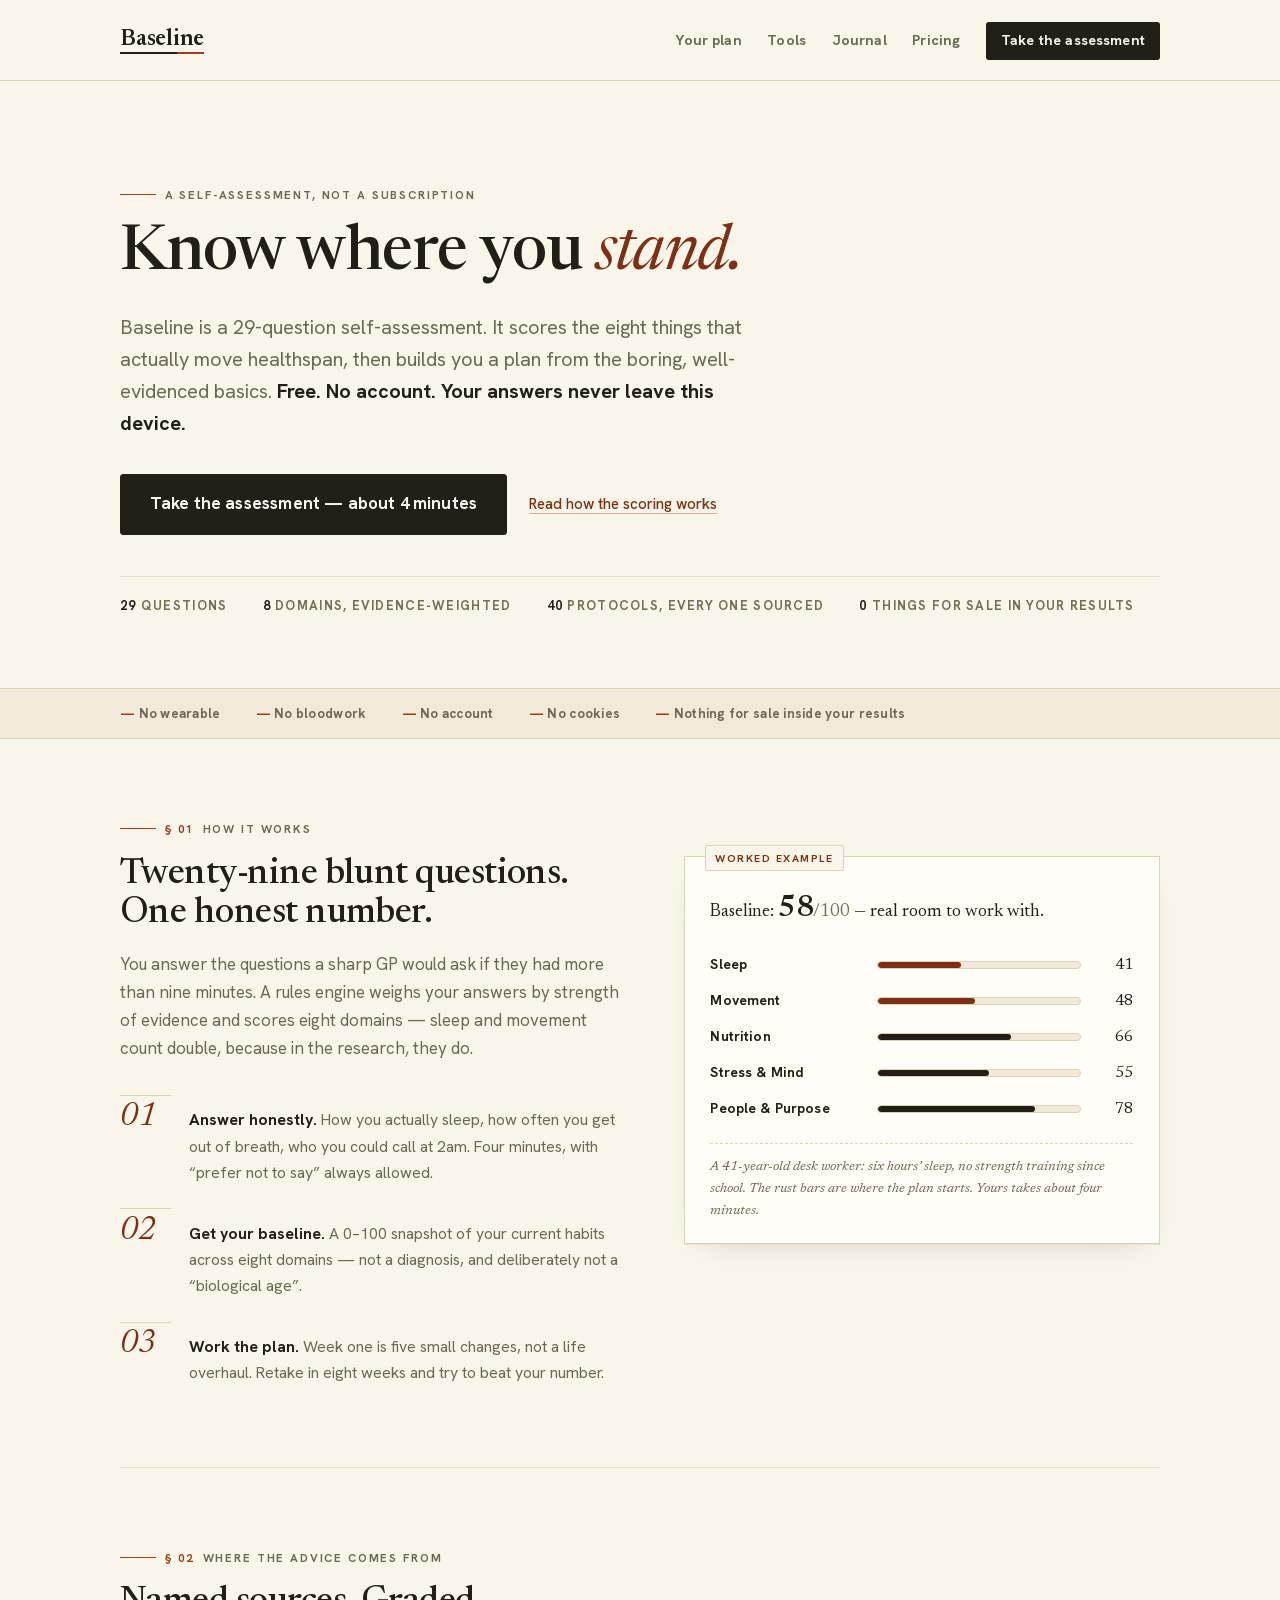
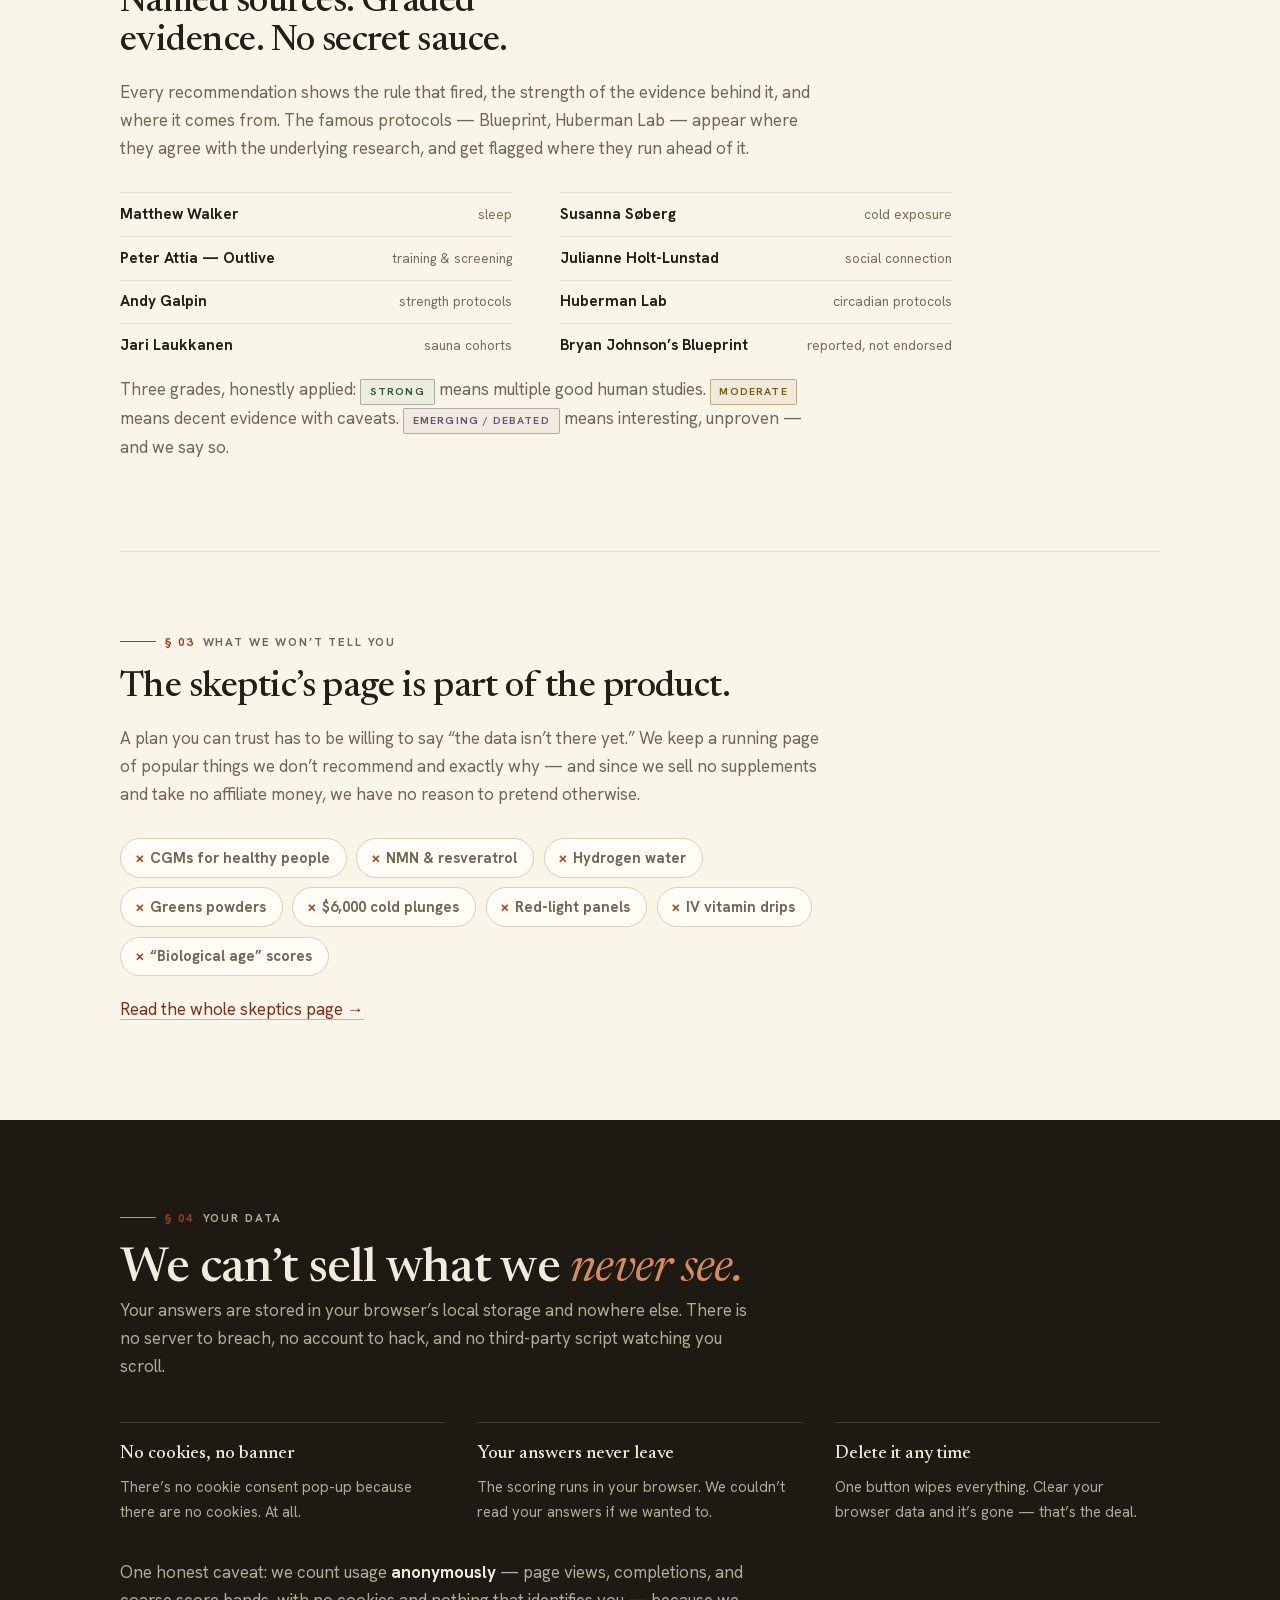
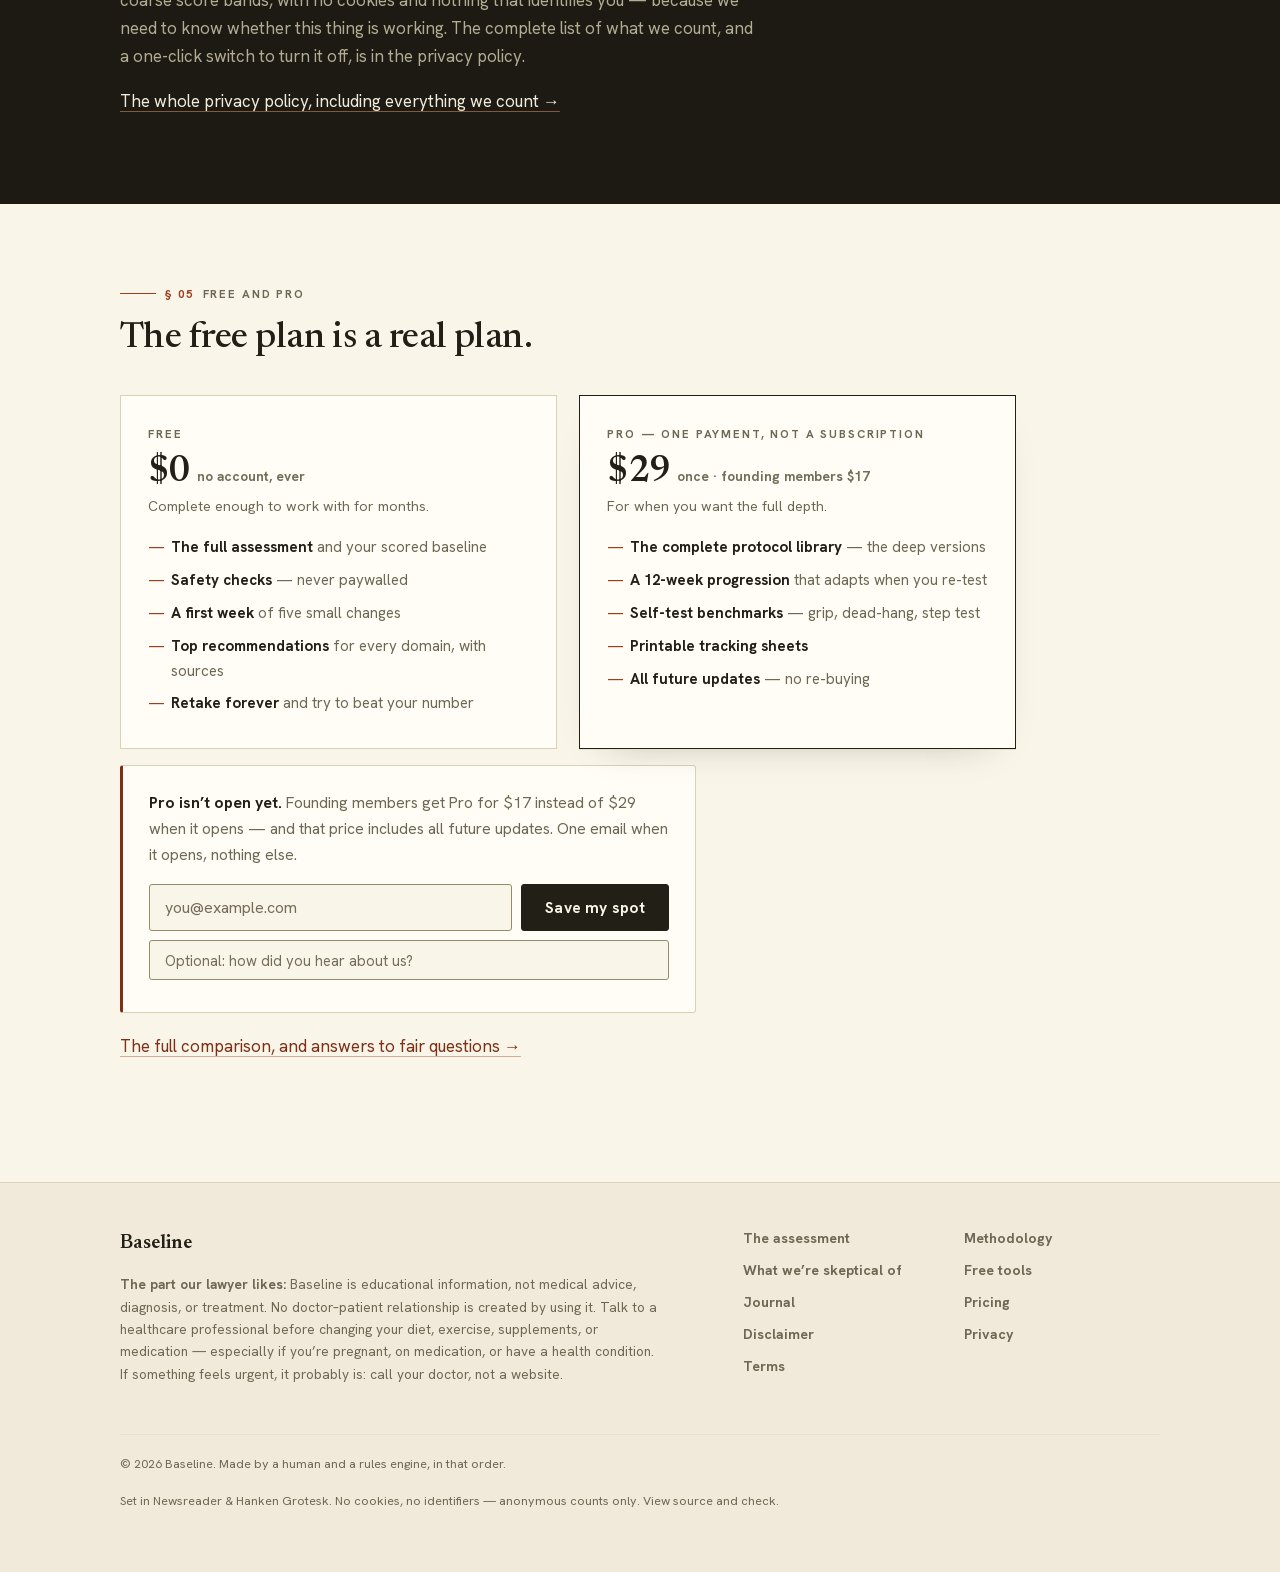
<file: index.html>
<!DOCTYPE html>
<html lang="en">
<head>
  <meta charset="utf-8">
  <meta name="viewport" content="width=device-width, initial-scale=1">
  <link rel="canonical" href="https://knowyourbaseline.surge.sh/">
  <meta property="og:url" content="https://knowyourbaseline.surge.sh/">
  <title>Baseline — know where you stand</title>
  <meta name="description" content="A 29-question longevity self-assessment. Free, no account, no wearable, no bloodwork — and your answers never leave your device. Get a scored baseline and a plan built on the evidence.">
  <link rel="stylesheet" href="css/styles.css">
  <link rel="icon" href="assets/favicon.svg" type="image/svg+xml">
  <meta property="og:title" content="Baseline — know where you stand">
  <meta property="og:description" content="A free longevity self-assessment. 29 questions, a scored baseline, a plan built from the boring, well-evidenced basics. No account. No cookies.">
  <meta property="og:image" content="https://knowyourbaseline.surge.sh/assets/og.png">
  <meta property="og:type" content="website">
  <meta name="twitter:card" content="summary_large_image">
</head>
<body>
  <header class="site-head">
    <div class="shell">
      <a class="wordmark" href="index.html">Baseline</a>
      <nav class="site-nav">
        <a href="plan.html">Your plan</a>
        <a href="tools/index.html">Tools</a>
        <a href="learn/index.html">Journal</a>
        <a href="pricing.html">Pricing</a>
        <a class="nav-cta" href="assessment.html">Take the assessment</a>
      </nav>
    </div>
  </header>

  <main>
    <section class="hero">
      <div class="shell">
        <span class="kicker">A self-assessment, not a subscription</span>
        <h1>Know where you <em>stand.</em></h1>
        <p class="lede">Baseline is a 29-question self-assessment. It scores the eight things that actually move healthspan, then builds you a plan from the boring, well-evidenced basics. <strong>Free. No account. Your answers never leave this device.</strong></p>
        <div class="hero-ctas">
          <a class="btn btn-primary btn-big" href="assessment.html">Take the assessment — about 4 minutes</a>
          <a class="hero-alt" href="methodology.html">Read how the scoring works</a>
        </div>
        <div class="hero-meta">
          <span><b>29</b> questions</span>
          <span><b>8</b> domains, evidence-weighted</span>
          <span><b>40</b> protocols, every one sourced</span>
          <span><b>0</b> things for sale in your results</span>
        </div>
      </div>
    </section>

    <div class="trust-strip">
      <div class="shell">
        <span>No wearable</span>
        <span>No bloodwork</span>
        <span>No account</span>
        <span>No cookies</span>
        <span>Nothing for sale inside your results</span>
      </div>
    </div>

    <div class="shell">
      <section class="sec">
        <span class="kicker"><span class="no">§ 01</span>How it works</span>
        <div class="two-col">
          <div>
            <h2>Twenty-nine blunt questions. One honest number.</h2>
            <p class="sec-lede">You answer the questions a sharp GP would ask if they had more than nine minutes. A rules engine weighs your answers by strength of evidence and scores eight domains — sleep and movement count double, because in the research, they do.</p>
            <ol class="steps">
              <li><span class="step-no">01</span><p><strong>Answer honestly.</strong> How you actually sleep, how often you get out of breath, who you could call at 2am. Four minutes, with “prefer not to say” always allowed.</p></li>
              <li><span class="step-no">02</span><p><strong>Get your baseline.</strong> A 0–100 snapshot of your current habits across eight domains — not a diagnosis, and deliberately not a “biological age”.</p></li>
              <li><span class="step-no">03</span><p><strong>Work the plan.</strong> Week one is five small changes, not a life overhaul. Retake in eight weeks and try to beat your number.</p></li>
            </ol>
          </div>
          <figure class="specimen">
            <p class="score-line">Baseline: <b>58</b><span class="of">/100</span> — real room to work with.</p>
            <div class="domain-bars">
              <div class="domain-row is-weak"><span class="domain-label">Sleep</span><div class="domain-track"><div class="domain-fill" style="width:41%"></div></div><span class="domain-score">41</span></div>
              <div class="domain-row is-weak"><span class="domain-label">Movement</span><div class="domain-track"><div class="domain-fill" style="width:48%"></div></div><span class="domain-score">48</span></div>
              <div class="domain-row"><span class="domain-label">Nutrition</span><div class="domain-track"><div class="domain-fill" style="width:66%"></div></div><span class="domain-score">66</span></div>
              <div class="domain-row"><span class="domain-label">Stress &amp; Mind</span><div class="domain-track"><div class="domain-fill" style="width:55%"></div></div><span class="domain-score">55</span></div>
              <div class="domain-row"><span class="domain-label">People &amp; Purpose</span><div class="domain-track"><div class="domain-fill" style="width:78%"></div></div><span class="domain-score">78</span></div>
            </div>
            <figcaption>A 41-year-old desk worker: six hours’ sleep, no strength training since school. The rust bars are where the plan starts. Yours takes about four minutes.</figcaption>
          </figure>
        </div>
      </section>

      <section class="sec">
        <span class="kicker"><span class="no">§ 02</span>Where the advice comes from</span>
        <h2>Named sources. Graded evidence. No secret sauce.</h2>
        <p class="sec-lede">Every recommendation shows the rule that fired, the strength of the evidence behind it, and where it comes from. The famous protocols — Blueprint, Huberman Lab — appear where they agree with the underlying research, and get flagged where they run ahead of it.</p>
        <div class="source-index">
          <div><b>Matthew Walker</b><span>sleep</span></div>
          <div><b>Peter Attia — Outlive</b><span>training &amp; screening</span></div>
          <div><b>Andy Galpin</b><span>strength protocols</span></div>
          <div><b>Jari Laukkanen</b><span>sauna cohorts</span></div>
          <div><b>Susanna Søberg</b><span>cold exposure</span></div>
          <div><b>Julianne Holt-Lunstad</b><span>social connection</span></div>
          <div><b>Huberman Lab</b><span>circadian protocols</span></div>
          <div><b>Bryan Johnson’s Blueprint</b><span>reported, not endorsed</span></div>
        </div>
        <p class="sec-lede">Three grades, honestly applied: <span class="badge badge-strong">Strong</span> means multiple good human studies. <span class="badge badge-moderate">Moderate</span> means decent evidence with caveats. <span class="badge badge-emerging">Emerging / debated</span> means interesting, unproven — and we say so.</p>
      </section>

      <section class="sec">
        <span class="kicker"><span class="no">§ 03</span>What we won’t tell you</span>
        <h2>The skeptic’s page is part of the product.</h2>
        <p class="sec-lede">A plan you can trust has to be willing to say “the data isn’t there yet.” We keep a running page of popular things we don’t recommend and exactly why — and since we sell no supplements and take no affiliate money, we have no reason to pretend otherwise.</p>
        <ul class="skeptic-list">
          <li><a href="skeptics.html">CGMs for healthy people</a></li>
          <li><a href="skeptics.html">NMN &amp; resveratrol</a></li>
          <li><a href="skeptics.html">Hydrogen water</a></li>
          <li><a href="skeptics.html">Greens powders</a></li>
          <li><a href="skeptics.html">$6,000 cold plunges</a></li>
          <li><a href="skeptics.html">Red-light panels</a></li>
          <li><a href="skeptics.html">IV vitamin drips</a></li>
          <li><a href="skeptics.html">“Biological age” scores</a></li>
        </ul>
        <p class="sec-lede"><a href="skeptics.html">Read the whole skeptics page →</a></p>
      </section>
    </div>

    <section class="band-dark">
      <div class="shell">
        <span class="kicker"><span class="no">§ 04</span>Your data</span>
        <h2>We can’t sell what we <em>never see.</em></h2>
        <p>Your answers are stored in your browser’s local storage and nowhere else. There is no server to breach, no account to hack, and no third-party script watching you scroll.</p>
        <div class="dark-points">
          <div><b>No cookies, no banner</b><p>There’s no cookie consent pop-up because there are no cookies. At all.</p></div>
          <div><b>Your answers never leave</b><p>The scoring runs in your browser. We couldn’t read your answers if we wanted to.</p></div>
          <div><b>Delete it any time</b><p>One button wipes everything. Clear your browser data and it’s gone — that’s the deal.</p></div>
        </div>
        <p style="margin-top:2.2rem;">One honest caveat: we count usage <strong style="color:var(--paper-on-dark);">anonymously</strong> — page views, completions, and coarse score bands, with no cookies and nothing that identifies you — because we need to know whether this thing is working. The complete list of what we count, and a one-click switch to turn it off, is in the privacy policy.</p>
        <p style="margin-bottom:0;"><a href="privacy.html">The whole privacy policy, including everything we count →</a></p>
      </div>
    </section>

    <div class="shell">
      <section class="sec">
        <span class="kicker"><span class="no">§ 05</span>Free and Pro</span>
        <h2>The free plan is a real plan.</h2>
        <div class="tiers">
          <div class="tier">
            <p class="tier-name">Free</p>
            <p class="tier-price">$0 <small>no account, ever</small></p>
            <p class="tier-note">Complete enough to work with for months.</p>
            <ul>
              <li><strong>The full assessment</strong> and your scored baseline</li>
              <li><strong>Safety checks</strong> — never paywalled</li>
              <li><strong>A first week</strong> of five small changes</li>
              <li><strong>Top recommendations</strong> for every domain, with sources</li>
              <li><strong>Retake forever</strong> and try to beat your number</li>
            </ul>
          </div>
          <div class="tier tier-pro">
            <p class="tier-name">Pro — one payment, not a subscription</p>
            <p class="tier-price">$29 <small>once · founding members $17</small></p>
            <p class="tier-note">For when you want the full depth.</p>
            <ul>
              <li><strong>The complete protocol library</strong> — the deep versions</li>
              <li><strong>A 12-week progression</strong> that adapts when you re-test</li>
              <li><strong>Self-test benchmarks</strong> — grip, dead-hang, step test</li>
              <li><strong>Printable tracking sheets</strong></li>
              <li><strong>All future updates</strong> — no re-buying</li>
            </ul>
          </div>
        </div>
        <div id="home-cta"></div>
        <p class="sec-lede" style="margin-top:1.2rem;"><a href="pricing.html">The full comparison, and answers to fair questions →</a></p>
      </section>
    </div>
  </main>

  <footer class="site-foot">
    <div class="shell">
      <div class="foot-grid">
        <div>
          <p class="foot-brand">Baseline</p>
          <p class="foot-disclaimer"><strong>The part our lawyer likes:</strong> Baseline is educational information, not medical advice, diagnosis, or treatment. No doctor–patient relationship is created by using it. Talk to a healthcare professional before changing your diet, exercise, supplements, or medication — especially if you’re pregnant, on medication, or have a health condition. If something feels urgent, it probably is: call your doctor, not a website.</p>
        </div>
        <nav class="foot-links">
          <a href="assessment.html">The assessment</a>
          <a href="methodology.html">Methodology</a>
          <a href="skeptics.html">What we’re skeptical of</a>
          <a href="tools/index.html">Free tools</a>
          <a href="learn/index.html">Journal</a>
          <a href="pricing.html">Pricing</a>
          <a href="disclaimer.html">Disclaimer</a>
          <a href="privacy.html">Privacy</a>
          <a href="terms.html">Terms</a>
        </nav>
      </div>
      <p class="foot-fine"><span>© 2026 Baseline. Made by a human and a rules engine, in that order.</span><span>Set in Newsreader &amp; Hanken Grotesk. No cookies, no identifiers — anonymous counts only. View source and check.</span></p>
    </div>
  </footer>

  <script src="js/config.js"></script>
  <script src="js/stats.js"></script>
  <script src="js/pro.js"></script>
  <script>if (window.renderProCTA) renderProCTA(document.getElementById('home-cta'), 'home');</script>
</body>
</html>
</file>
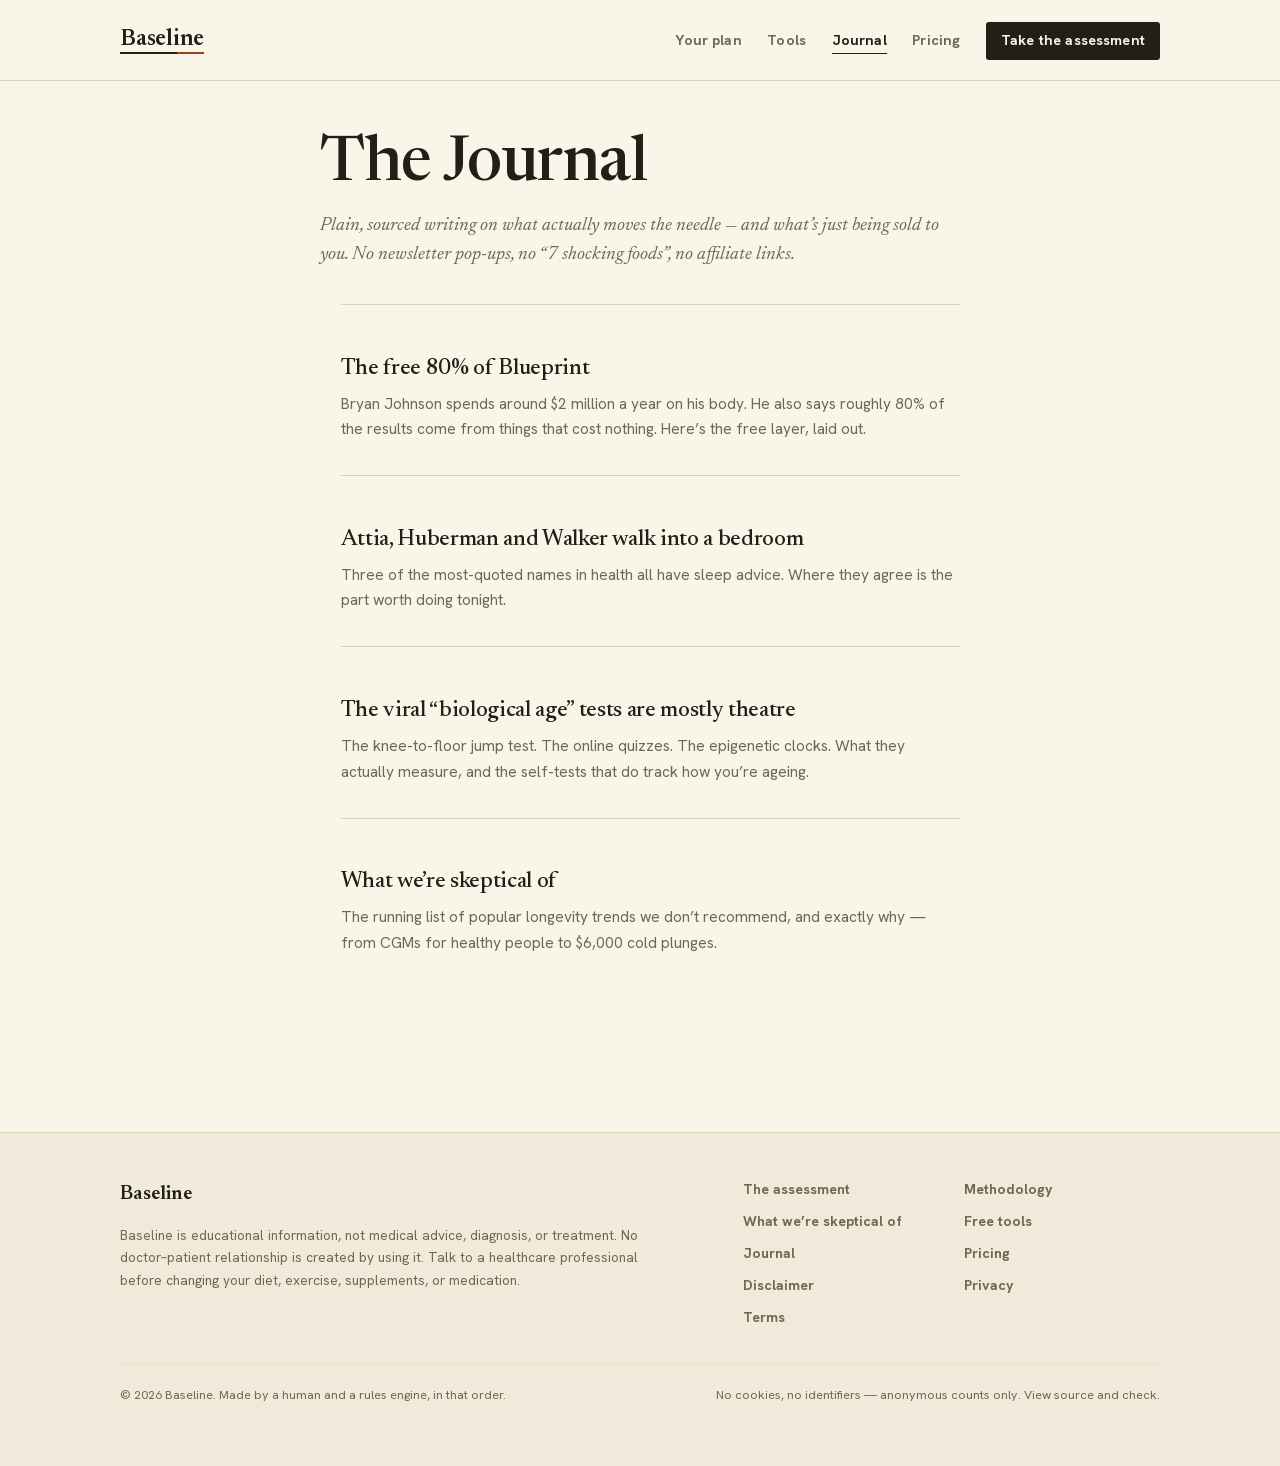
<file: learn/index.html>
<!DOCTYPE html>
<html lang="en">
<head>
  <meta charset="utf-8">
  <meta name="viewport" content="width=device-width, initial-scale=1">
  <link rel="canonical" href="https://knowyourbaseline.surge.sh/learn/">
  <meta property="og:url" content="https://knowyourbaseline.surge.sh/learn/">
  <title>The Journal — Baseline</title>
  <meta name="description" content="Plain, sourced writing on what actually moves healthspan — and what’s just being sold to you.">
  <link rel="stylesheet" href="../css/styles.css">
  <link rel="icon" href="../assets/favicon.svg" type="image/svg+xml">
</head>
<body>
  <header class="site-head">
    <div class="shell">
      <a class="wordmark" href="../index.html">Baseline</a>
      <nav class="site-nav">
        <a href="../plan.html">Your plan</a>
        <a href="../tools/index.html">Tools</a>
        <a href="index.html" aria-current="page">Journal</a>
        <a href="../pricing.html">Pricing</a>
        <a class="nav-cta" href="../assessment.html">Take the assessment</a>
      </nav>
    </div>
  </header>

  <main class="prose">
    <h1>The Journal</h1>
    <p class="dek">Plain, sourced writing on what actually moves the needle — and what’s just being sold to you. No newsletter pop-ups, no “7 shocking foods”, no affiliate links.</p>

    <ul class="article-list">
      <li>
        <h3><a href="the-free-80-percent.html">The free 80% of Blueprint</a></h3>
        <p>Bryan Johnson spends around $2 million a year on his body. He also says roughly 80% of the results come from things that cost nothing. Here’s the free layer, laid out.</p>
      </li>
      <li>
        <h3><a href="attia-vs-huberman-sleep.html">Attia, Huberman and Walker walk into a bedroom</a></h3>
        <p>Three of the most-quoted names in health all have sleep advice. Where they agree is the part worth doing tonight.</p>
      </li>
      <li>
        <h3><a href="viral-bio-age-tests.html">The viral “biological age” tests are mostly theatre</a></h3>
        <p>The knee-to-floor jump test. The online quizzes. The epigenetic clocks. What they actually measure, and the self-tests that do track how you’re ageing.</p>
      </li>
      <li>
        <h3><a href="../skeptics.html">What we’re skeptical of</a></h3>
        <p>The running list of popular longevity trends we don’t recommend, and exactly why — from CGMs for healthy people to $6,000 cold plunges.</p>
      </li>
    </ul>
  </main>

  <footer class="site-foot">
    <div class="shell">
      <div class="foot-grid">
        <div>
          <p class="foot-brand">Baseline</p>
          <p class="foot-disclaimer">Baseline is educational information, not medical advice, diagnosis, or treatment. No doctor–patient relationship is created by using it. Talk to a healthcare professional before changing your diet, exercise, supplements, or medication.</p>
        </div>
        <nav class="foot-links">
          <a href="../assessment.html">The assessment</a>
          <a href="../methodology.html">Methodology</a>
          <a href="../skeptics.html">What we’re skeptical of</a>
          <a href="../tools/index.html">Free tools</a>
          <a href="index.html" aria-current="page">Journal</a>
          <a href="../pricing.html">Pricing</a>
          <a href="../disclaimer.html">Disclaimer</a>
          <a href="../privacy.html">Privacy</a>
          <a href="../terms.html">Terms</a>
        </nav>
      </div>
      <p class="foot-fine"><span>© 2026 Baseline. Made by a human and a rules engine, in that order.</span><span>No cookies, no identifiers — anonymous counts only. View source and check.</span></p>
    </div>
  </footer>
  <script src="../js/config.js"></script>
  <script src="../js/stats.js"></script>
</body>
</html>
</file>
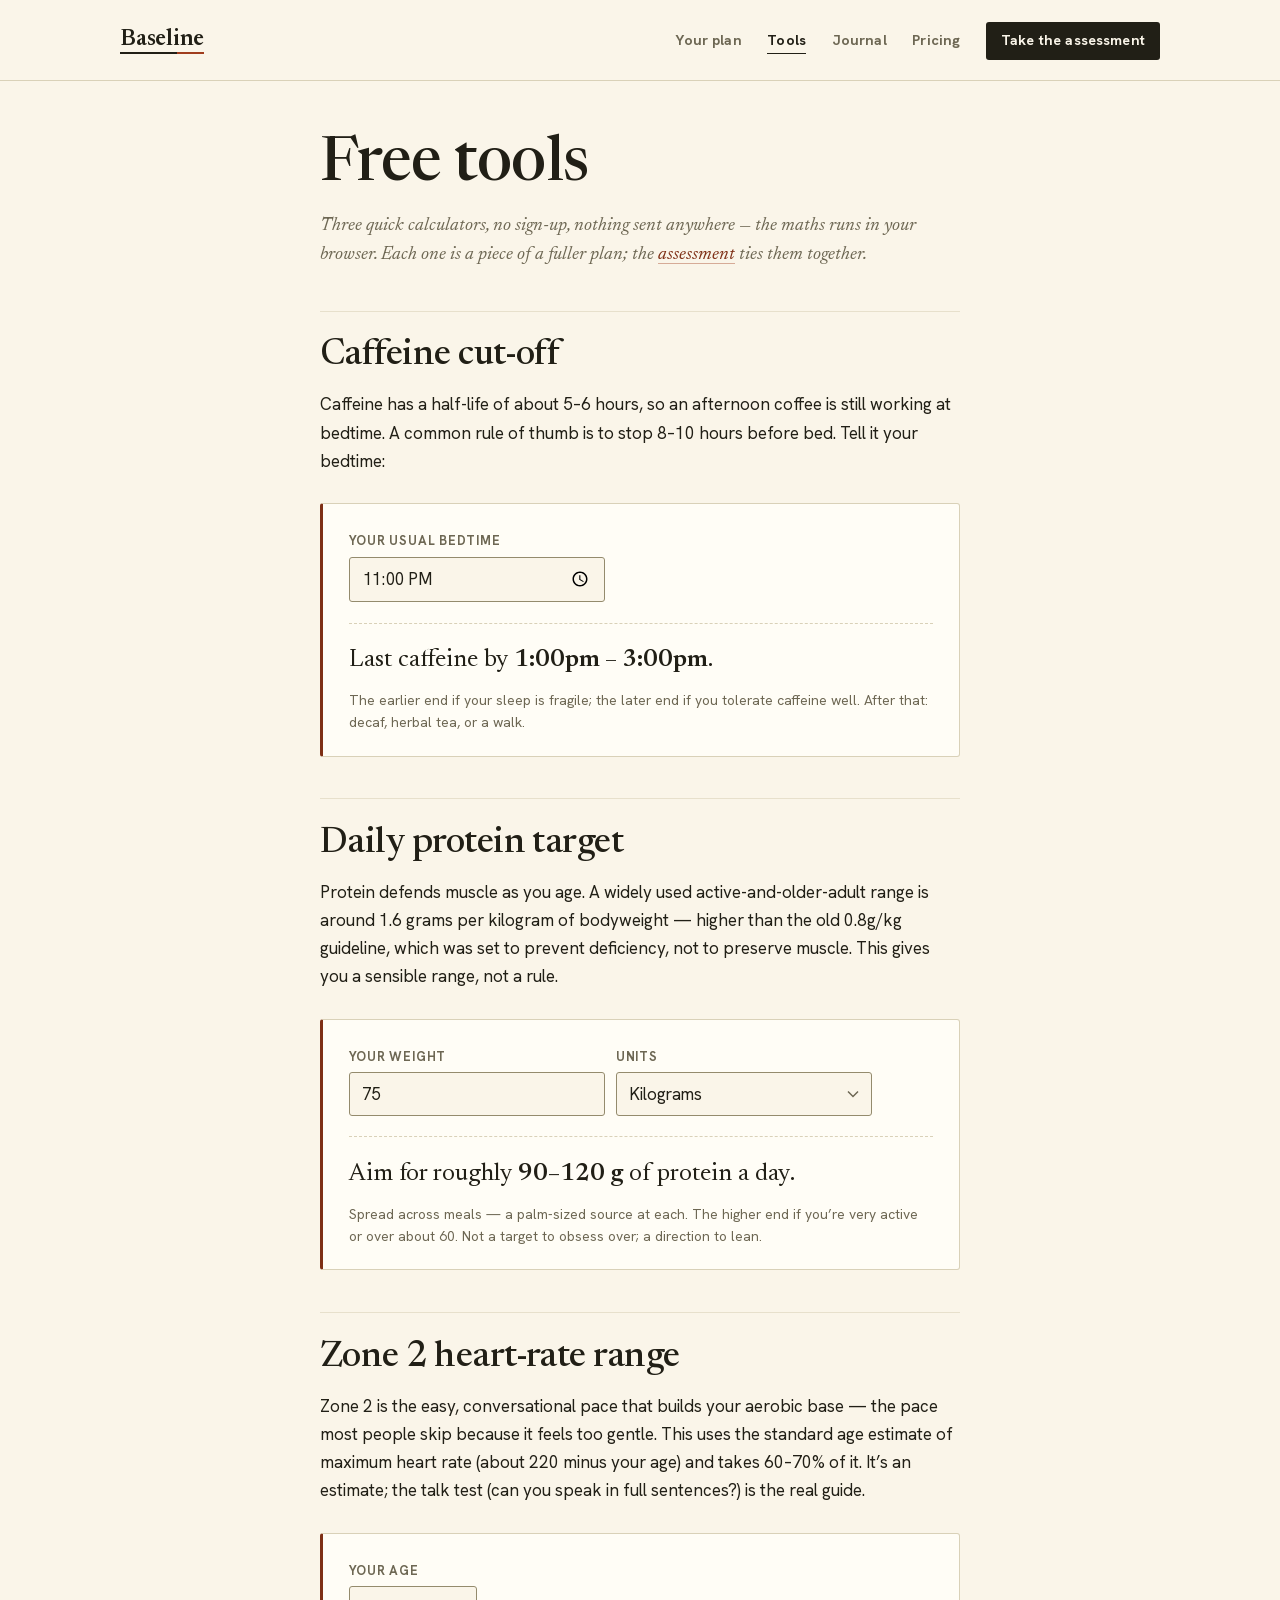
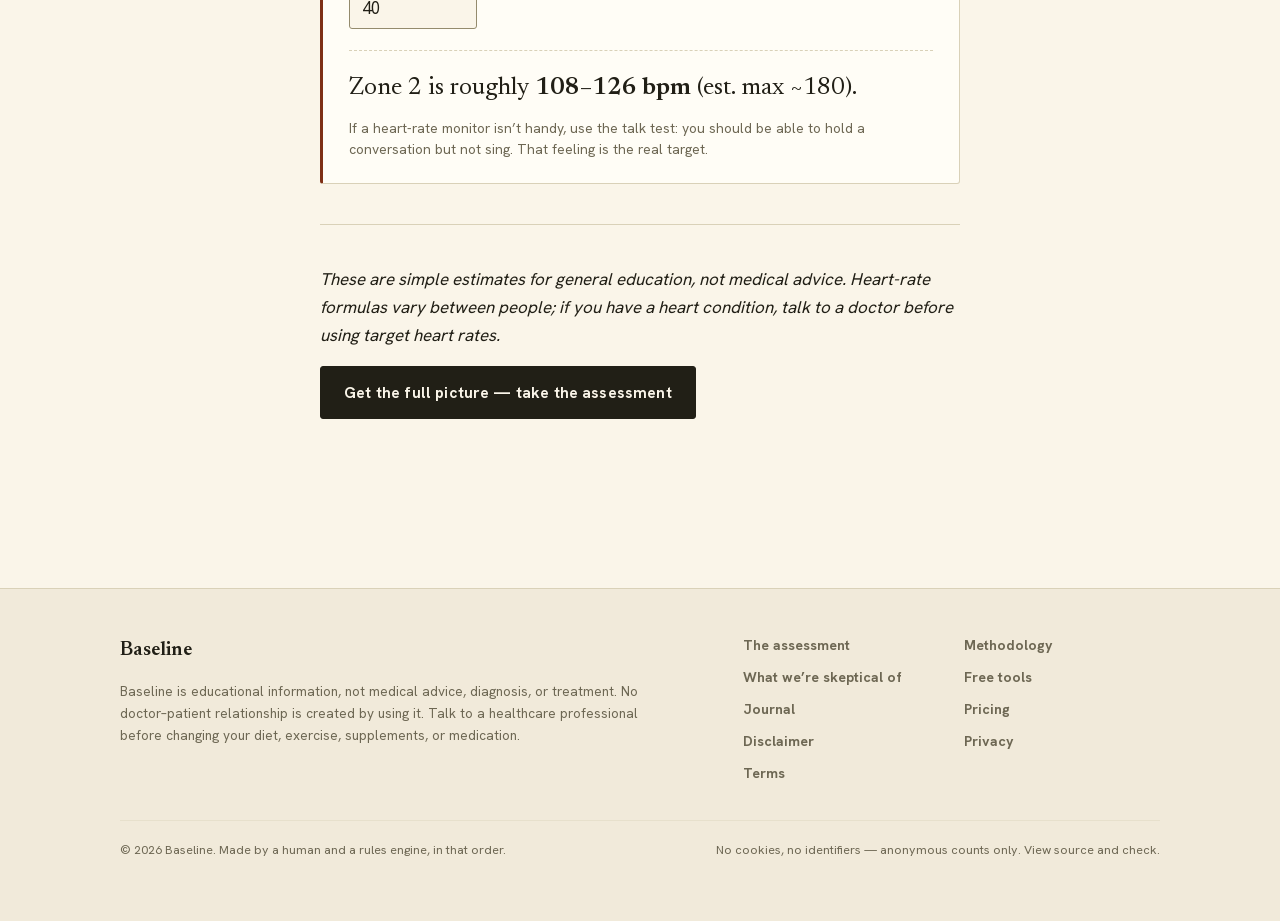
<file: tools/index.html>
<!DOCTYPE html>
<html lang="en">
<head>
  <meta charset="utf-8">
  <meta name="viewport" content="width=device-width, initial-scale=1">
  <link rel="canonical" href="https://knowyourbaseline.surge.sh/tools/">
  <meta property="og:url" content="https://knowyourbaseline.surge.sh/tools/">
  <title>Free tools — caffeine cut-off, protein target, Zone 2 heart rate — Baseline</title>
  <meta name="description" content="Three free, no-signup calculators: your caffeine cut-off time, your daily protein target, and your Zone 2 heart-rate range. Everything runs in your browser.">
  <link rel="stylesheet" href="../css/styles.css">
  <link rel="icon" href="../assets/favicon.svg" type="image/svg+xml">
  <meta property="og:title" content="Free health tools — Baseline">
  <meta property="og:description" content="Caffeine cut-off, protein target, Zone 2 heart rate. Free, no signup, nothing leaves your browser.">
  <meta property="og:type" content="website">
</head>
<body>
  <header class="site-head">
    <div class="shell">
      <a class="wordmark" href="../index.html">Baseline</a>
      <nav class="site-nav">
        <a href="../plan.html">Your plan</a>
        <a href="index.html" aria-current="page">Tools</a>
        <a href="../learn/index.html">Journal</a>
        <a href="../pricing.html">Pricing</a>
        <a class="nav-cta" href="../assessment.html">Take the assessment</a>
      </nav>
    </div>
  </header>

  <main class="prose">
    <h1>Free tools</h1>
    <p class="dek">Three quick calculators, no sign-up, nothing sent anywhere — the maths runs in your browser. Each one is a piece of a fuller plan; the <a href="../assessment.html">assessment</a> ties them together.</p>

    <!-- ---------------------------------------------- caffeine cut-off -->
    <h2 id="caffeine">Caffeine cut-off</h2>
    <p>Caffeine has a half-life of about 5–6 hours, so an afternoon coffee is still working at bedtime. A common rule of thumb is to stop 8–10 hours before bed. Tell it your bedtime:</p>
    <div class="calc">
      <label for="bedtime">Your usual bedtime</label>
      <input type="time" id="bedtime" value="23:00">
      <div class="calc-result" id="caffeine-out" aria-live="polite"></div>
    </div>

    <!-- ------------------------------------------------ protein target -->
    <h2 id="protein">Daily protein target</h2>
    <p>Protein defends muscle as you age. A widely used active-and-older-adult range is around 1.6 grams per kilogram of bodyweight — higher than the old 0.8g/kg guideline, which was set to prevent deficiency, not to preserve muscle. This gives you a sensible range, not a rule.</p>
    <div class="calc">
      <div class="calc-row">
        <div>
          <label for="weight">Your weight</label>
          <input type="number" id="weight" min="30" max="250" value="75">
        </div>
        <div>
          <label for="weight-unit">Units</label>
          <select id="weight-unit"><option value="kg">Kilograms</option><option value="lb">Pounds</option></select>
        </div>
      </div>
      <div class="calc-result" id="protein-out" aria-live="polite"></div>
    </div>

    <!-- ---------------------------------------------- zone 2 heart rate -->
    <h2 id="zone2">Zone 2 heart-rate range</h2>
    <p>Zone 2 is the easy, conversational pace that builds your aerobic base — the pace most people skip because it feels too gentle. This uses the standard age estimate of maximum heart rate (about 220 minus your age) and takes 60–70% of it. It’s an estimate; the talk test (can you speak in full sentences?) is the real guide.</p>
    <div class="calc">
      <label for="age">Your age</label>
      <input type="number" id="age" min="16" max="100" value="40" style="max-width:8rem">
      <div class="calc-result" id="zone2-out" aria-live="polite"></div>
    </div>

    <hr>
    <p><em>These are simple estimates for general education, not medical advice. Heart-rate formulas vary between people; if you have a heart condition, talk to a doctor before using target heart rates.</em></p>
    <p><a class="btn btn-primary" href="../assessment.html">Get the full picture — take the assessment</a></p>
  </main>

  <footer class="site-foot">
    <div class="shell">
      <div class="foot-grid">
        <div>
          <p class="foot-brand">Baseline</p>
          <p class="foot-disclaimer">Baseline is educational information, not medical advice, diagnosis, or treatment. No doctor–patient relationship is created by using it. Talk to a healthcare professional before changing your diet, exercise, supplements, or medication.</p>
        </div>
        <nav class="foot-links">
          <a href="../assessment.html">The assessment</a>
          <a href="../methodology.html">Methodology</a>
          <a href="../skeptics.html">What we’re skeptical of</a>
          <a href="index.html">Free tools</a>
          <a href="../learn/index.html">Journal</a>
          <a href="../pricing.html">Pricing</a>
          <a href="../disclaimer.html">Disclaimer</a>
          <a href="../privacy.html">Privacy</a>
          <a href="../terms.html">Terms</a>
        </nav>
      </div>
      <p class="foot-fine"><span>© 2026 Baseline. Made by a human and a rules engine, in that order.</span><span>No cookies, no identifiers — anonymous counts only. View source and check.</span></p>
    </div>
  </footer>

  <script src="../js/config.js"></script>
  <script src="../js/stats.js"></script>
  <script>
    // caffeine cut-off
    var bed = document.getElementById('bedtime');
    var caffOut = document.getElementById('caffeine-out');
    function fmt(mins) {
      mins = ((mins % 1440) + 1440) % 1440;
      var h = Math.floor(mins / 60), m = mins % 60;
      var ampm = h < 12 ? 'am' : 'pm';
      var h12 = h % 12; if (h12 === 0) h12 = 12;
      return h12 + ':' + (m < 10 ? '0' : '') + m + ampm;
    }
    function calcCaffeine() {
      if (!bed.value) return;
      var parts = bed.value.split(':');
      var bedMins = parseInt(parts[0], 10) * 60 + parseInt(parts[1], 10);
      var early = bedMins - 10 * 60, late = bedMins - 8 * 60;
      caffOut.innerHTML = 'Last caffeine by <strong>' + fmt(early) + '</strong>&thinsp;–&thinsp;<strong>' + fmt(late) +
        '</strong>.<small>The earlier end if your sleep is fragile; the later end if you tolerate caffeine well. After that: decaf, herbal tea, or a walk.</small>';
    }
    bed.addEventListener('input', calcCaffeine); calcCaffeine();

    // protein target
    var wt = document.getElementById('weight'), unit = document.getElementById('weight-unit'),
        protOut = document.getElementById('protein-out');
    function calcProtein() {
      var w = parseFloat(wt.value); if (!w) return;
      var kg = unit.value === 'lb' ? w * 0.453592 : w;
      var low = Math.round(kg * 1.2), high = Math.round(kg * 1.6);
      protOut.innerHTML = 'Aim for roughly <strong>' + low + '–' + high + ' g</strong> of protein a day.' +
        '<small>Spread across meals — a palm-sized source at each. The higher end if you’re very active or over about 60. Not a target to obsess over; a direction to lean.</small>';
    }
    wt.addEventListener('input', calcProtein); unit.addEventListener('change', calcProtein); calcProtein();

    // zone 2
    var age = document.getElementById('age'), z2Out = document.getElementById('zone2-out');
    function calcZone2() {
      var a = parseInt(age.value, 10); if (!a) return;
      var hrMax = 220 - a;
      var low = Math.round(hrMax * 0.60), high = Math.round(hrMax * 0.70);
      z2Out.innerHTML = 'Zone 2 is roughly <strong>' + low + '–' + high + ' bpm</strong> (est. max ~' + hrMax + ').' +
        '<small>If a heart-rate monitor isn’t handy, use the talk test: you should be able to hold a conversation but not sing. That feeling is the real target.</small>';
    }
    age.addEventListener('input', calcZone2); calcZone2();
  </script>
</body>
</html>
</file>
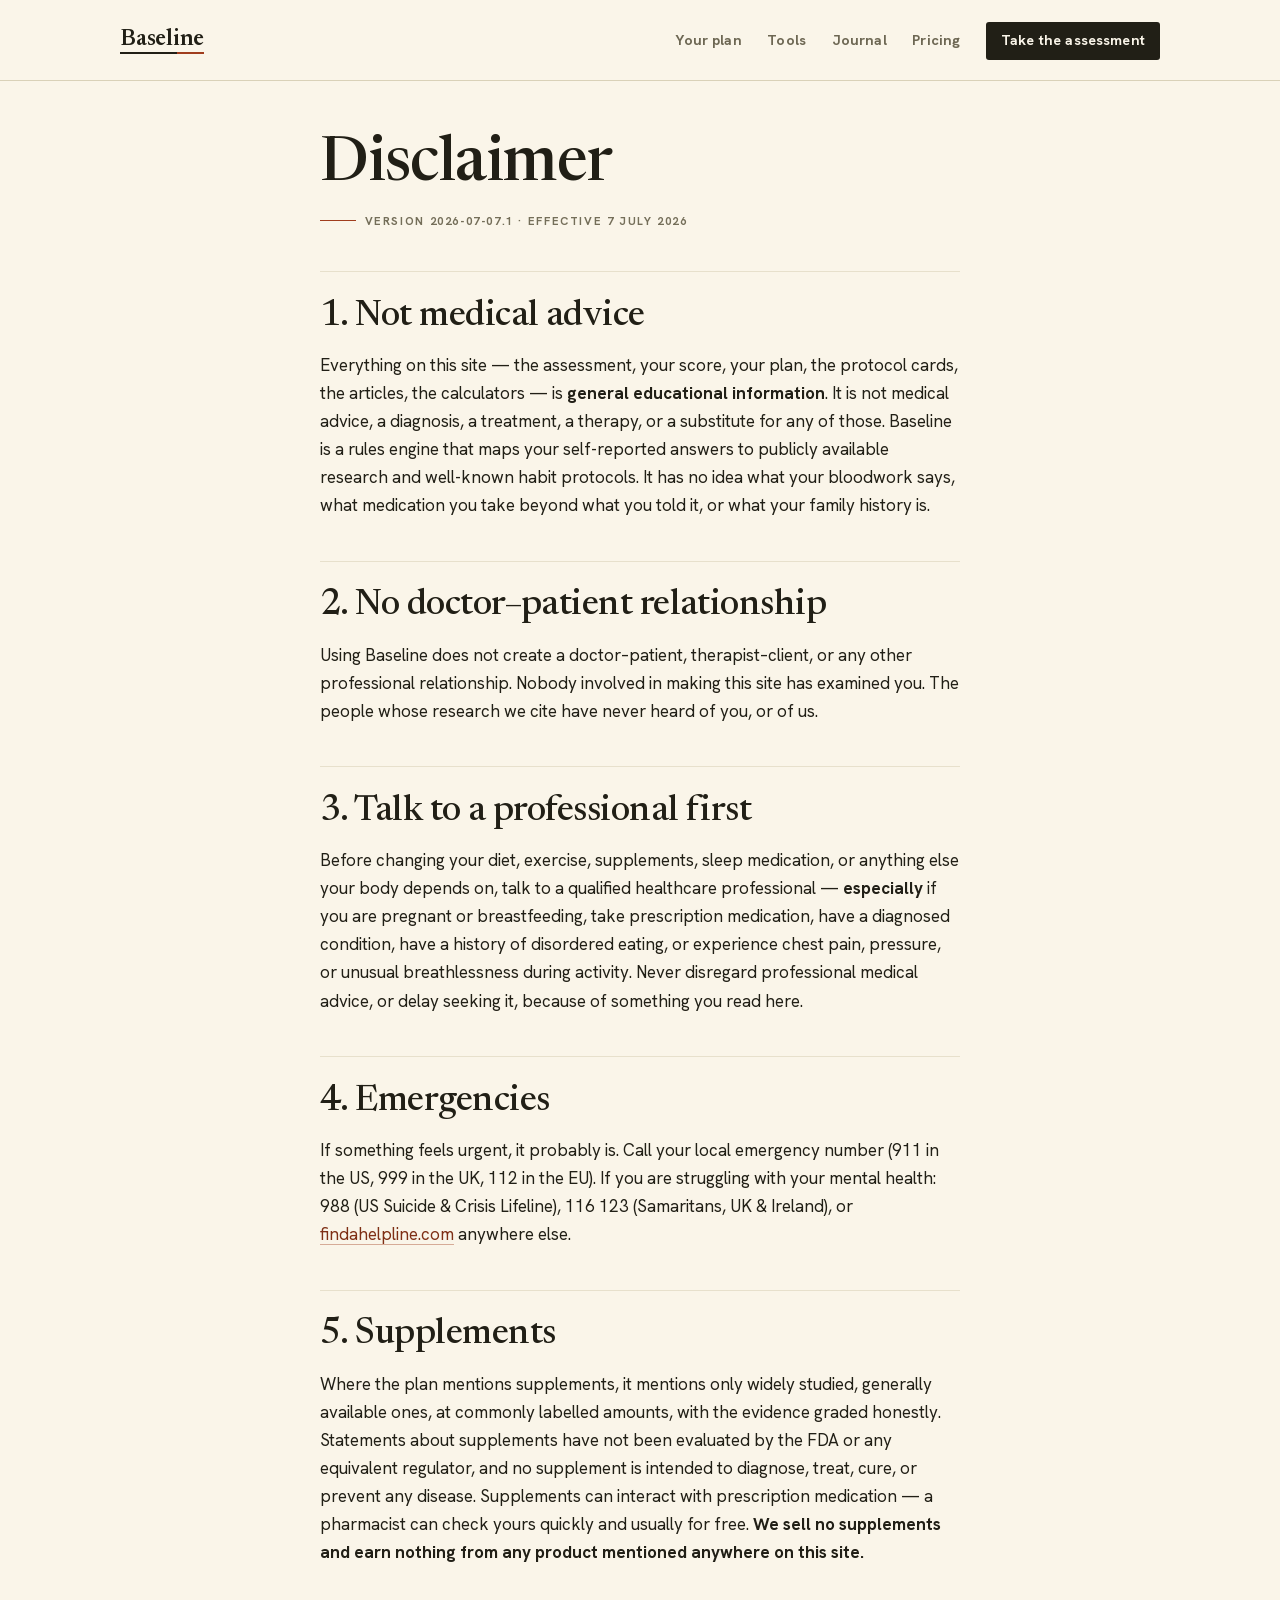
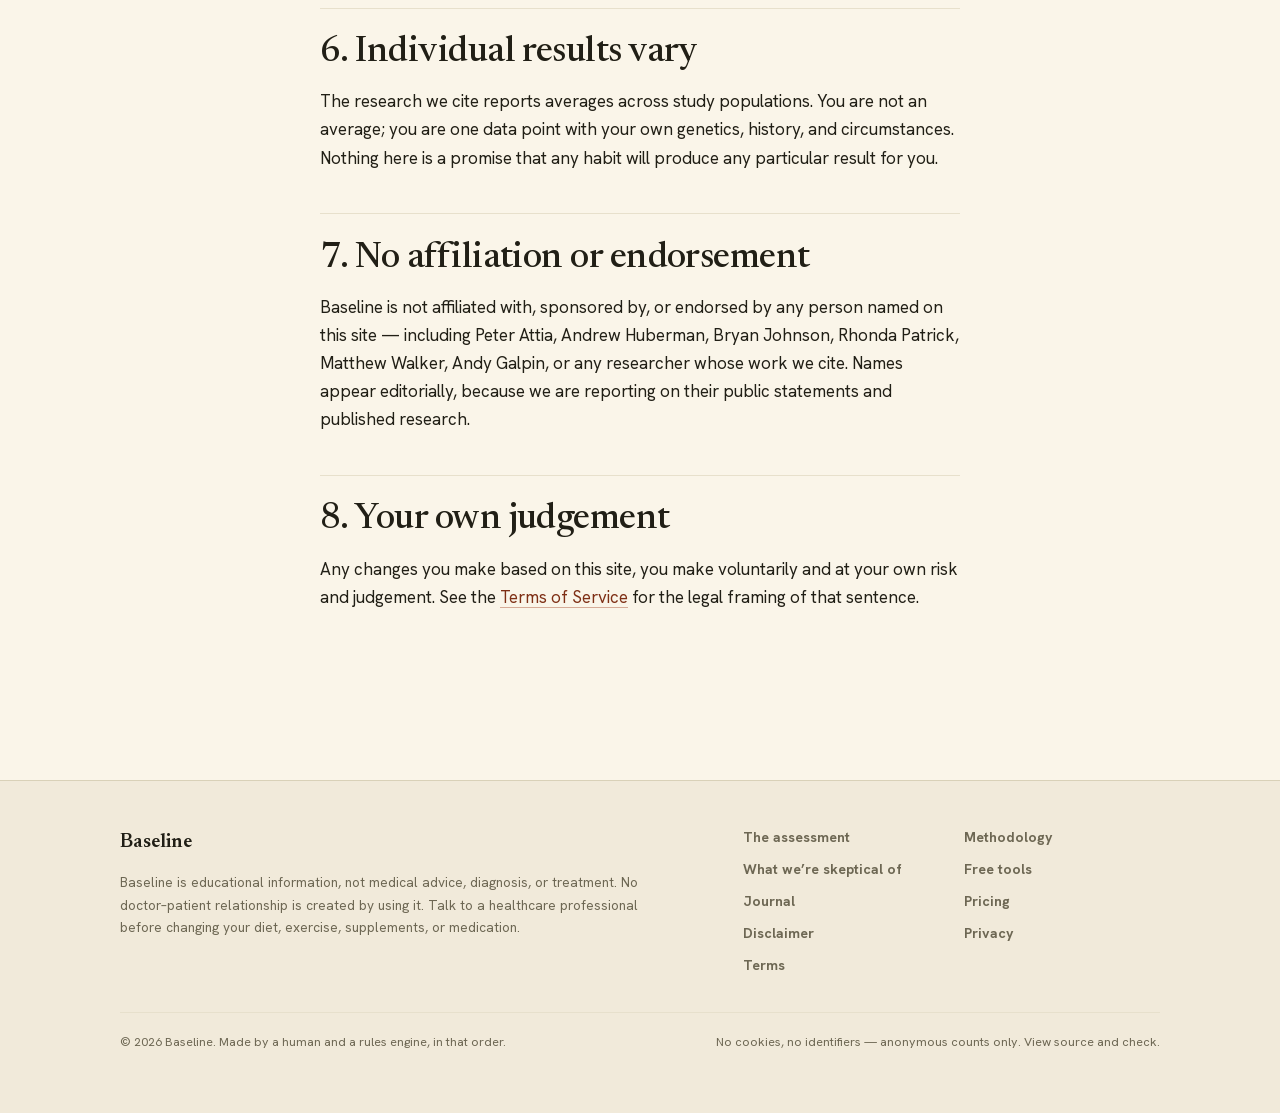
<file: disclaimer.html>
<!DOCTYPE html>
<html lang="en">
<head>
  <meta charset="utf-8">
  <meta name="viewport" content="width=device-width, initial-scale=1">
  <title>Disclaimer — Baseline</title>
  <meta name="description" content="The full version: Baseline is educational information, not medical advice.">
  <link rel="stylesheet" href="css/styles.css">
  <link rel="icon" href="assets/favicon.svg" type="image/svg+xml">
</head>
<body>
  <header class="site-head">
    <div class="shell">
      <a class="wordmark" href="index.html">Baseline</a>
      <nav class="site-nav">
        <a href="plan.html">Your plan</a>
        <a href="tools/index.html">Tools</a>
        <a href="learn/index.html">Journal</a>
        <a href="pricing.html">Pricing</a>
        <a class="nav-cta" href="assessment.html">Take the assessment</a>
      </nav>
    </div>
  </header>

  <main class="prose">
    <h1>Disclaimer</h1>
    <p class="updated">Version 2026-07-07.1 · Effective 7 July 2026</p>

    <h2>1. Not medical advice</h2>
    <p>Everything on this site — the assessment, your score, your plan, the protocol cards, the articles, the calculators — is <strong>general educational information</strong>. It is not medical advice, a diagnosis, a treatment, a therapy, or a substitute for any of those. Baseline is a rules engine that maps your self-reported answers to publicly available research and well-known habit protocols. It has no idea what your bloodwork says, what medication you take beyond what you told it, or what your family history is.</p>

    <h2>2. No doctor–patient relationship</h2>
    <p>Using Baseline does not create a doctor–patient, therapist–client, or any other professional relationship. Nobody involved in making this site has examined you. The people whose research we cite have never heard of you, or of us.</p>

    <h2>3. Talk to a professional first</h2>
    <p>Before changing your diet, exercise, supplements, sleep medication, or anything else your body depends on, talk to a qualified healthcare professional — <strong>especially</strong> if you are pregnant or breastfeeding, take prescription medication, have a diagnosed condition, have a history of disordered eating, or experience chest pain, pressure, or unusual breathlessness during activity. Never disregard professional medical advice, or delay seeking it, because of something you read here.</p>

    <h2>4. Emergencies</h2>
    <p>If something feels urgent, it probably is. Call your local emergency number (911 in the US, 999 in the UK, 112 in the EU). If you are struggling with your mental health: 988 (US Suicide &amp; Crisis Lifeline), 116 123 (Samaritans, UK &amp; Ireland), or <a href="https://findahelpline.com" rel="noopener">findahelpline.com</a> anywhere else.</p>

    <h2>5. Supplements</h2>
    <p>Where the plan mentions supplements, it mentions only widely studied, generally available ones, at commonly labelled amounts, with the evidence graded honestly. Statements about supplements have not been evaluated by the FDA or any equivalent regulator, and no supplement is intended to diagnose, treat, cure, or prevent any disease. Supplements can interact with prescription medication — a pharmacist can check yours quickly and usually for free. <strong>We sell no supplements and earn nothing from any product mentioned anywhere on this site.</strong></p>

    <h2>6. Individual results vary</h2>
    <p>The research we cite reports averages across study populations. You are not an average; you are one data point with your own genetics, history, and circumstances. Nothing here is a promise that any habit will produce any particular result for you.</p>

    <h2>7. No affiliation or endorsement</h2>
    <p>Baseline is not affiliated with, sponsored by, or endorsed by any person named on this site — including Peter Attia, Andrew Huberman, Bryan Johnson, Rhonda Patrick, Matthew Walker, Andy Galpin, or any researcher whose work we cite. Names appear editorially, because we are reporting on their public statements and published research.</p>

    <h2>8. Your own judgement</h2>
    <p>Any changes you make based on this site, you make voluntarily and at your own risk and judgement. See the <a href="terms.html">Terms of Service</a> for the legal framing of that sentence.</p>
  </main>

  <footer class="site-foot">
    <div class="shell">
      <div class="foot-grid">
        <div>
          <p class="foot-brand">Baseline</p>
          <p class="foot-disclaimer">Baseline is educational information, not medical advice, diagnosis, or treatment. No doctor–patient relationship is created by using it. Talk to a healthcare professional before changing your diet, exercise, supplements, or medication.</p>
        </div>
        <nav class="foot-links">
          <a href="assessment.html">The assessment</a>
          <a href="methodology.html">Methodology</a>
          <a href="skeptics.html">What we’re skeptical of</a>
          <a href="tools/index.html">Free tools</a>
          <a href="learn/index.html">Journal</a>
          <a href="pricing.html">Pricing</a>
          <a href="disclaimer.html">Disclaimer</a>
          <a href="privacy.html">Privacy</a>
          <a href="terms.html">Terms</a>
        </nav>
      </div>
      <p class="foot-fine"><span>© 2026 Baseline. Made by a human and a rules engine, in that order.</span><span>No cookies, no identifiers — anonymous counts only. View source and check.</span></p>
    </div>
  </footer>
  <script src="js/config.js"></script>
  <script src="js/stats.js"></script>
</body>
</html>
</file>
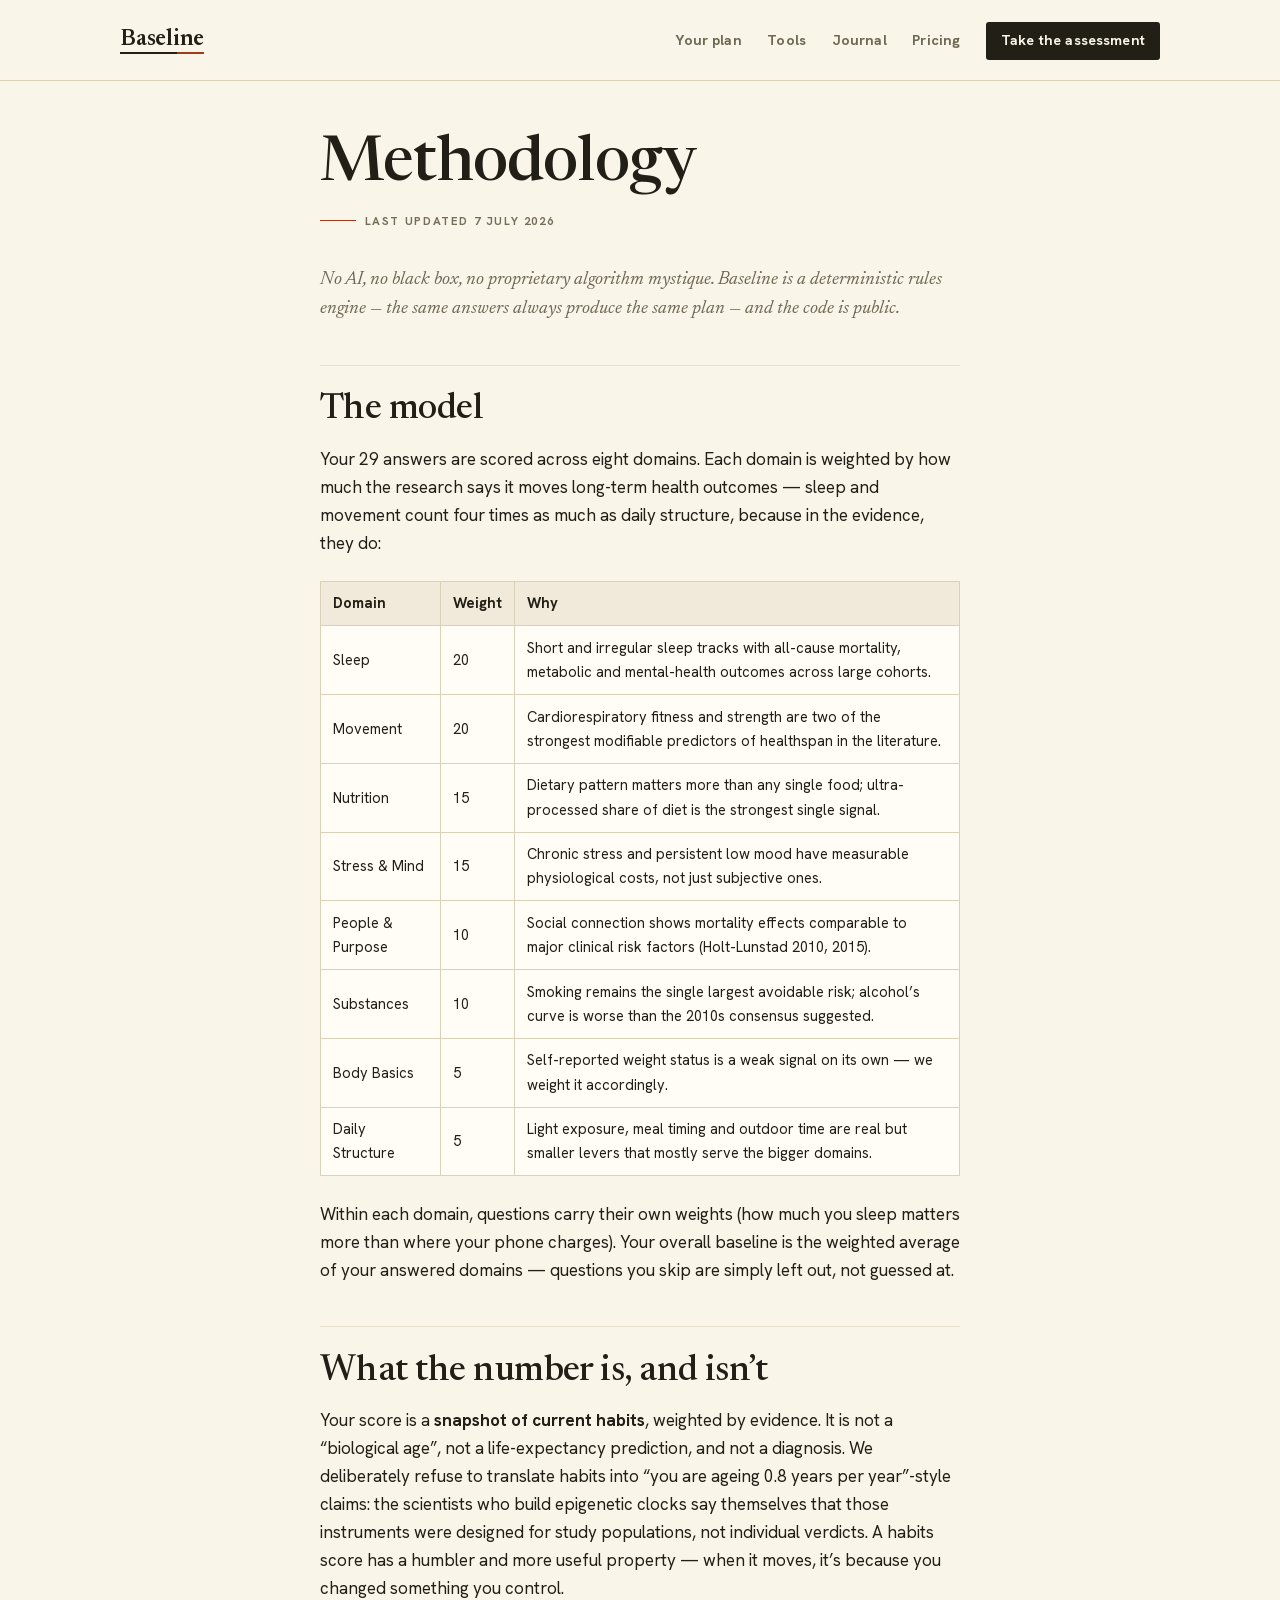
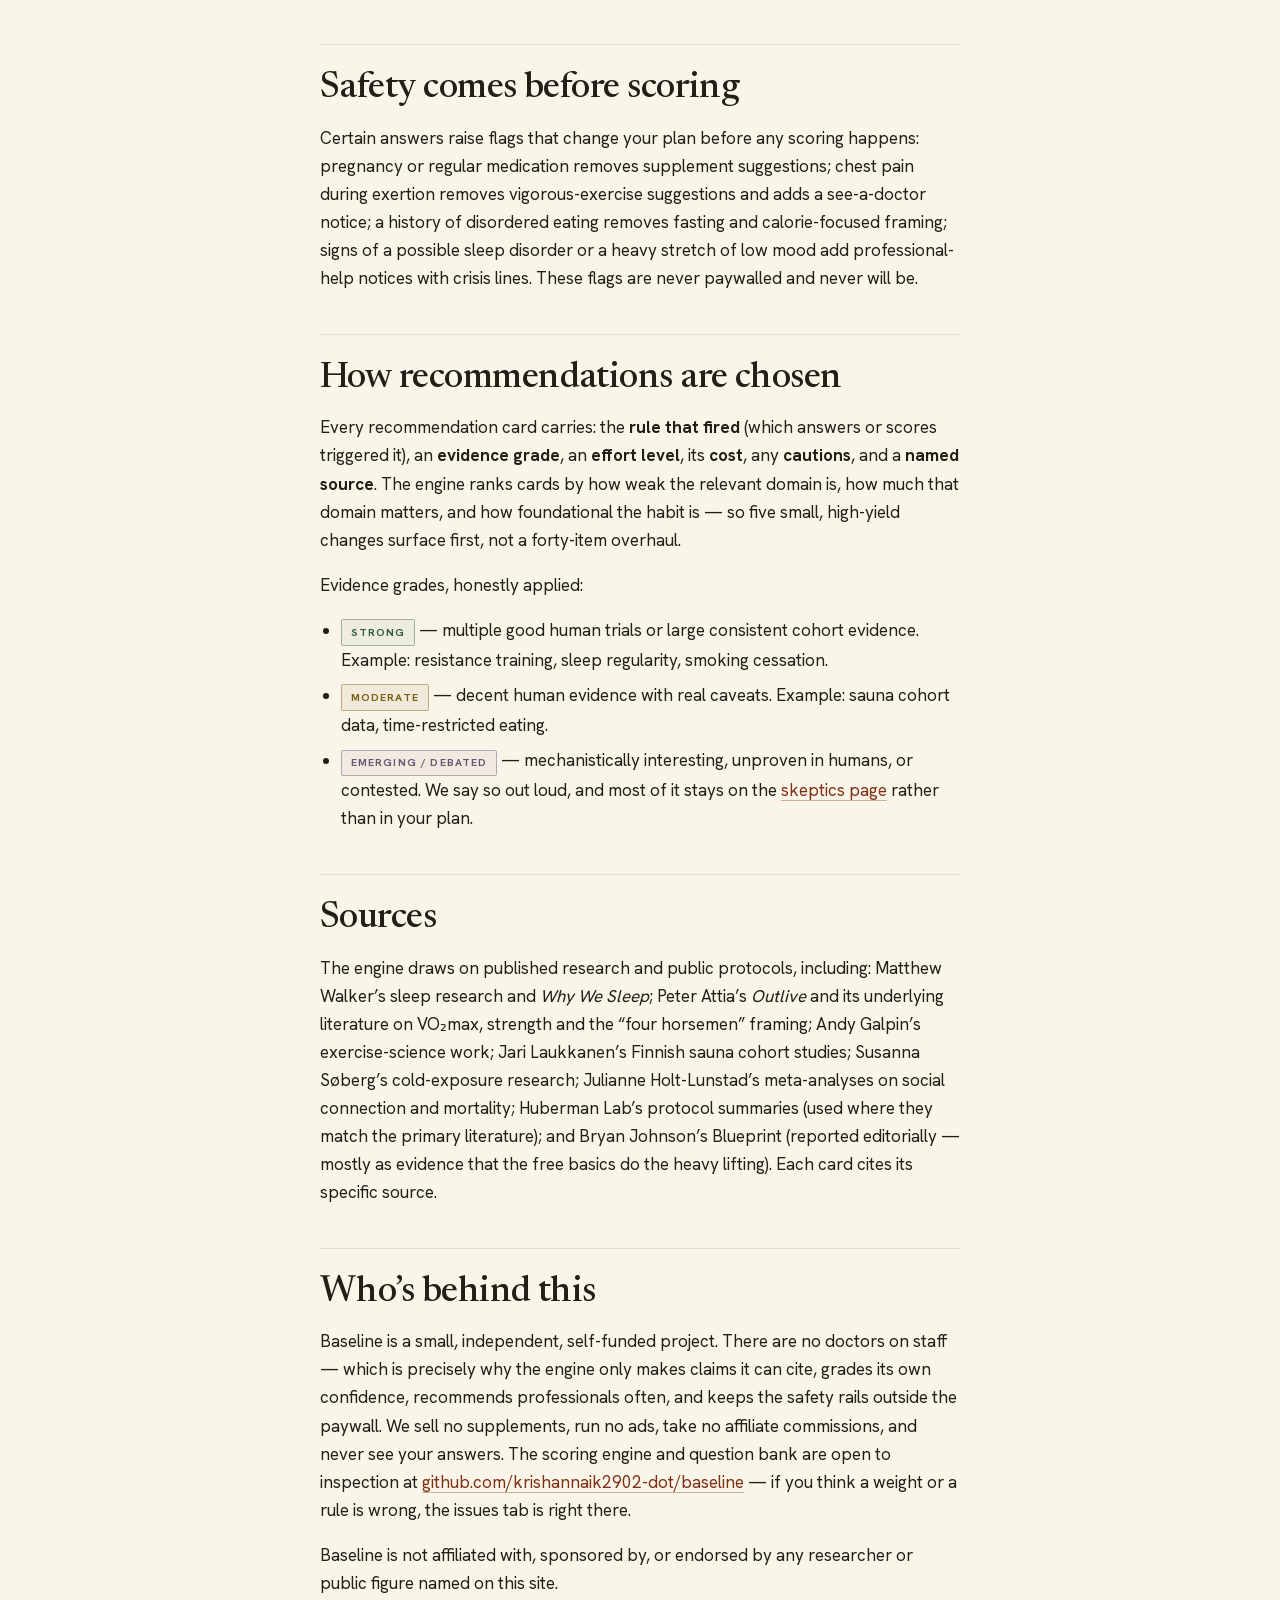
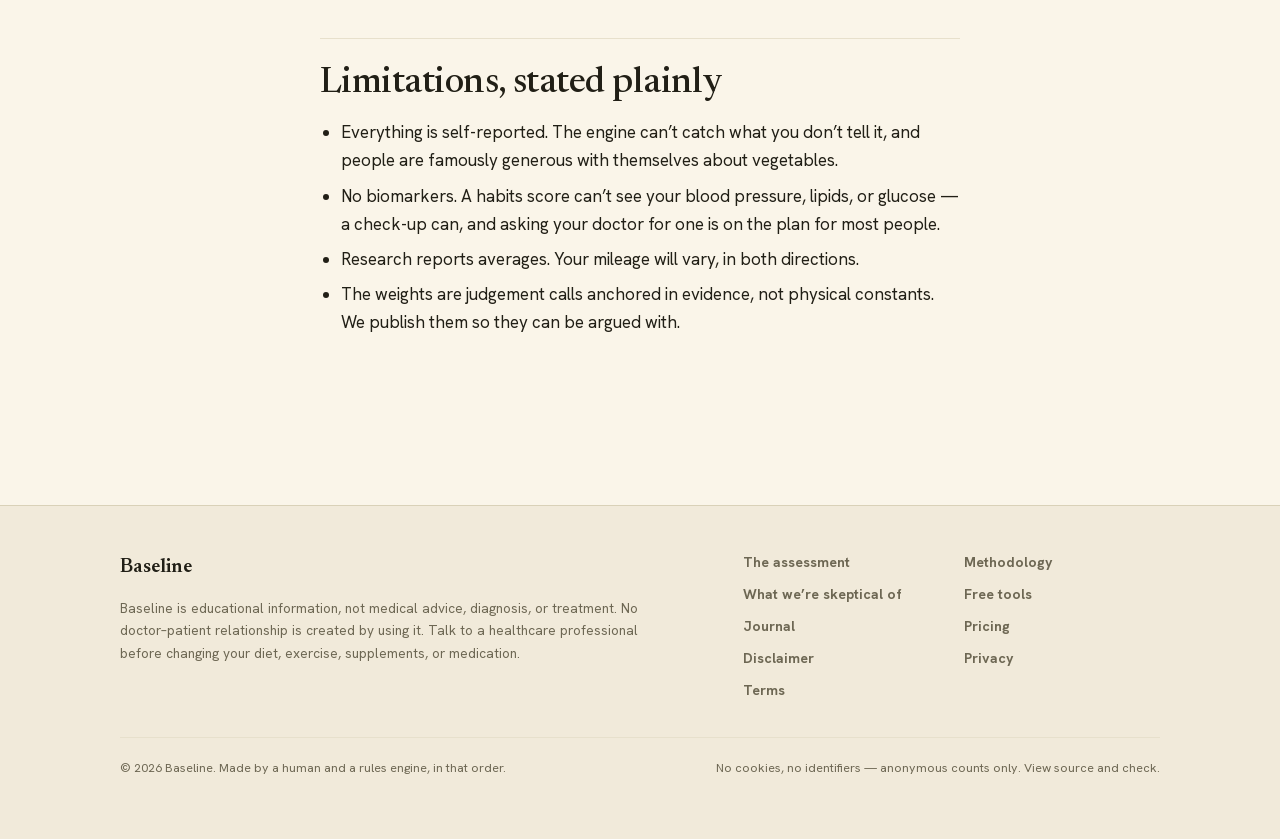
<file: methodology.html>
<!DOCTYPE html>
<html lang="en">
<head>
  <meta charset="utf-8">
  <meta name="viewport" content="width=device-width, initial-scale=1">
  <link rel="canonical" href="https://knowyourbaseline.surge.sh/methodology.html">
  <meta property="og:url" content="https://knowyourbaseline.surge.sh/methodology.html">
  <title>Methodology — how Baseline scores you</title>
  <meta name="description" content="How the Baseline rules engine works: eight domains, evidence-based weights, honest grading, and a full list of sources. No AI, no black box — the code is public.">
  <link rel="stylesheet" href="css/styles.css">
  <link rel="icon" href="assets/favicon.svg" type="image/svg+xml">
</head>
<body>
  <header class="site-head">
    <div class="shell">
      <a class="wordmark" href="index.html">Baseline</a>
      <nav class="site-nav">
        <a href="plan.html">Your plan</a>
        <a href="tools/index.html">Tools</a>
        <a href="learn/index.html">Journal</a>
        <a href="pricing.html">Pricing</a>
        <a class="nav-cta" href="assessment.html">Take the assessment</a>
      </nav>
    </div>
  </header>

  <main class="prose">
    <h1>Methodology</h1>
    <p class="updated">Last updated 7 July 2026</p>
    <p class="dek">No AI, no black box, no proprietary algorithm mystique. Baseline is a deterministic rules engine — the same answers always produce the same plan — and the code is public.</p>

    <h2>The model</h2>
    <p>Your 29 answers are scored across eight domains. Each domain is weighted by how much the research says it moves long-term health outcomes — sleep and movement count four times as much as daily structure, because in the evidence, they do:</p>
    <table>
      <tr><th>Domain</th><th>Weight</th><th>Why</th></tr>
      <tr><td>Sleep</td><td>20</td><td>Short and irregular sleep tracks with all-cause mortality, metabolic and mental-health outcomes across large cohorts.</td></tr>
      <tr><td>Movement</td><td>20</td><td>Cardiorespiratory fitness and strength are two of the strongest modifiable predictors of healthspan in the literature.</td></tr>
      <tr><td>Nutrition</td><td>15</td><td>Dietary pattern matters more than any single food; ultra-processed share of diet is the strongest single signal.</td></tr>
      <tr><td>Stress &amp; Mind</td><td>15</td><td>Chronic stress and persistent low mood have measurable physiological costs, not just subjective ones.</td></tr>
      <tr><td>People &amp; Purpose</td><td>10</td><td>Social connection shows mortality effects comparable to major clinical risk factors (Holt-Lunstad 2010, 2015).</td></tr>
      <tr><td>Substances</td><td>10</td><td>Smoking remains the single largest avoidable risk; alcohol’s curve is worse than the 2010s consensus suggested.</td></tr>
      <tr><td>Body Basics</td><td>5</td><td>Self-reported weight status is a weak signal on its own — we weight it accordingly.</td></tr>
      <tr><td>Daily Structure</td><td>5</td><td>Light exposure, meal timing and outdoor time are real but smaller levers that mostly serve the bigger domains.</td></tr>
    </table>
    <p>Within each domain, questions carry their own weights (how much you sleep matters more than where your phone charges). Your overall baseline is the weighted average of your answered domains — questions you skip are simply left out, not guessed at.</p>

    <h2>What the number is, and isn’t</h2>
    <p>Your score is a <strong>snapshot of current habits</strong>, weighted by evidence. It is not a “biological age”, not a life-expectancy prediction, and not a diagnosis. We deliberately refuse to translate habits into “you are ageing 0.8 years per year”-style claims: the scientists who build epigenetic clocks say themselves that those instruments were designed for study populations, not individual verdicts. A habits score has a humbler and more useful property — when it moves, it’s because you changed something you control.</p>

    <h2>Safety comes before scoring</h2>
    <p>Certain answers raise flags that change your plan before any scoring happens: pregnancy or regular medication removes supplement suggestions; chest pain during exertion removes vigorous-exercise suggestions and adds a see-a-doctor notice; a history of disordered eating removes fasting and calorie-focused framing; signs of a possible sleep disorder or a heavy stretch of low mood add professional-help notices with crisis lines. These flags are never paywalled and never will be.</p>

    <h2>How recommendations are chosen</h2>
    <p>Every recommendation card carries: the <strong>rule that fired</strong> (which answers or scores triggered it), an <strong>evidence grade</strong>, an <strong>effort level</strong>, its <strong>cost</strong>, any <strong>cautions</strong>, and a <strong>named source</strong>. The engine ranks cards by how weak the relevant domain is, how much that domain matters, and how foundational the habit is — so five small, high-yield changes surface first, not a forty-item overhaul.</p>
    <p>Evidence grades, honestly applied:</p>
    <ul>
      <li><span class="badge badge-strong">Strong</span> — multiple good human trials or large consistent cohort evidence. Example: resistance training, sleep regularity, smoking cessation.</li>
      <li><span class="badge badge-moderate">Moderate</span> — decent human evidence with real caveats. Example: sauna cohort data, time-restricted eating.</li>
      <li><span class="badge badge-emerging">Emerging / debated</span> — mechanistically interesting, unproven in humans, or contested. We say so out loud, and most of it stays on the <a href="skeptics.html">skeptics page</a> rather than in your plan.</li>
    </ul>

    <h2>Sources</h2>
    <p>The engine draws on published research and public protocols, including: Matthew Walker’s sleep research and <em>Why We Sleep</em>; Peter Attia’s <em>Outlive</em> and its underlying literature on VO₂max, strength and the “four horsemen” framing; Andy Galpin’s exercise-science work; Jari Laukkanen’s Finnish sauna cohort studies; Susanna Søberg’s cold-exposure research; Julianne Holt-Lunstad’s meta-analyses on social connection and mortality; Huberman Lab’s protocol summaries (used where they match the primary literature); and Bryan Johnson’s Blueprint (reported editorially — mostly as evidence that the free basics do the heavy lifting). Each card cites its specific source.</p>

    <h2>Who’s behind this</h2>
    <p>Baseline is a small, independent, self-funded project. There are no doctors on staff — which is precisely why the engine only makes claims it can cite, grades its own confidence, recommends professionals often, and keeps the safety rails outside the paywall. We sell no supplements, run no ads, take no affiliate commissions, and never see your answers. The scoring engine and question bank are open to inspection at <a href="https://github.com/krishannaik2902-dot/baseline" rel="noopener">github.com/krishannaik2902-dot/baseline</a> — if you think a weight or a rule is wrong, the issues tab is right there.</p>
    <p>Baseline is not affiliated with, sponsored by, or endorsed by any researcher or public figure named on this site.</p>

    <h2>Limitations, stated plainly</h2>
    <ul>
      <li>Everything is self-reported. The engine can’t catch what you don’t tell it, and people are famously generous with themselves about vegetables.</li>
      <li>No biomarkers. A habits score can’t see your blood pressure, lipids, or glucose — a check-up can, and asking your doctor for one is on the plan for most people.</li>
      <li>Research reports averages. Your mileage will vary, in both directions.</li>
      <li>The weights are judgement calls anchored in evidence, not physical constants. We publish them so they can be argued with.</li>
    </ul>
  </main>

  <footer class="site-foot">
    <div class="shell">
      <div class="foot-grid">
        <div>
          <p class="foot-brand">Baseline</p>
          <p class="foot-disclaimer">Baseline is educational information, not medical advice, diagnosis, or treatment. No doctor–patient relationship is created by using it. Talk to a healthcare professional before changing your diet, exercise, supplements, or medication.</p>
        </div>
        <nav class="foot-links">
          <a href="assessment.html">The assessment</a>
          <a href="methodology.html">Methodology</a>
          <a href="skeptics.html">What we’re skeptical of</a>
          <a href="tools/index.html">Free tools</a>
          <a href="learn/index.html">Journal</a>
          <a href="pricing.html">Pricing</a>
          <a href="disclaimer.html">Disclaimer</a>
          <a href="privacy.html">Privacy</a>
          <a href="terms.html">Terms</a>
        </nav>
      </div>
      <p class="foot-fine"><span>© 2026 Baseline. Made by a human and a rules engine, in that order.</span><span>No cookies, no identifiers — anonymous counts only. View source and check.</span></p>
    </div>
  </footer>
  <script src="js/config.js"></script>
  <script src="js/stats.js"></script>
</body>
</html>
</file>
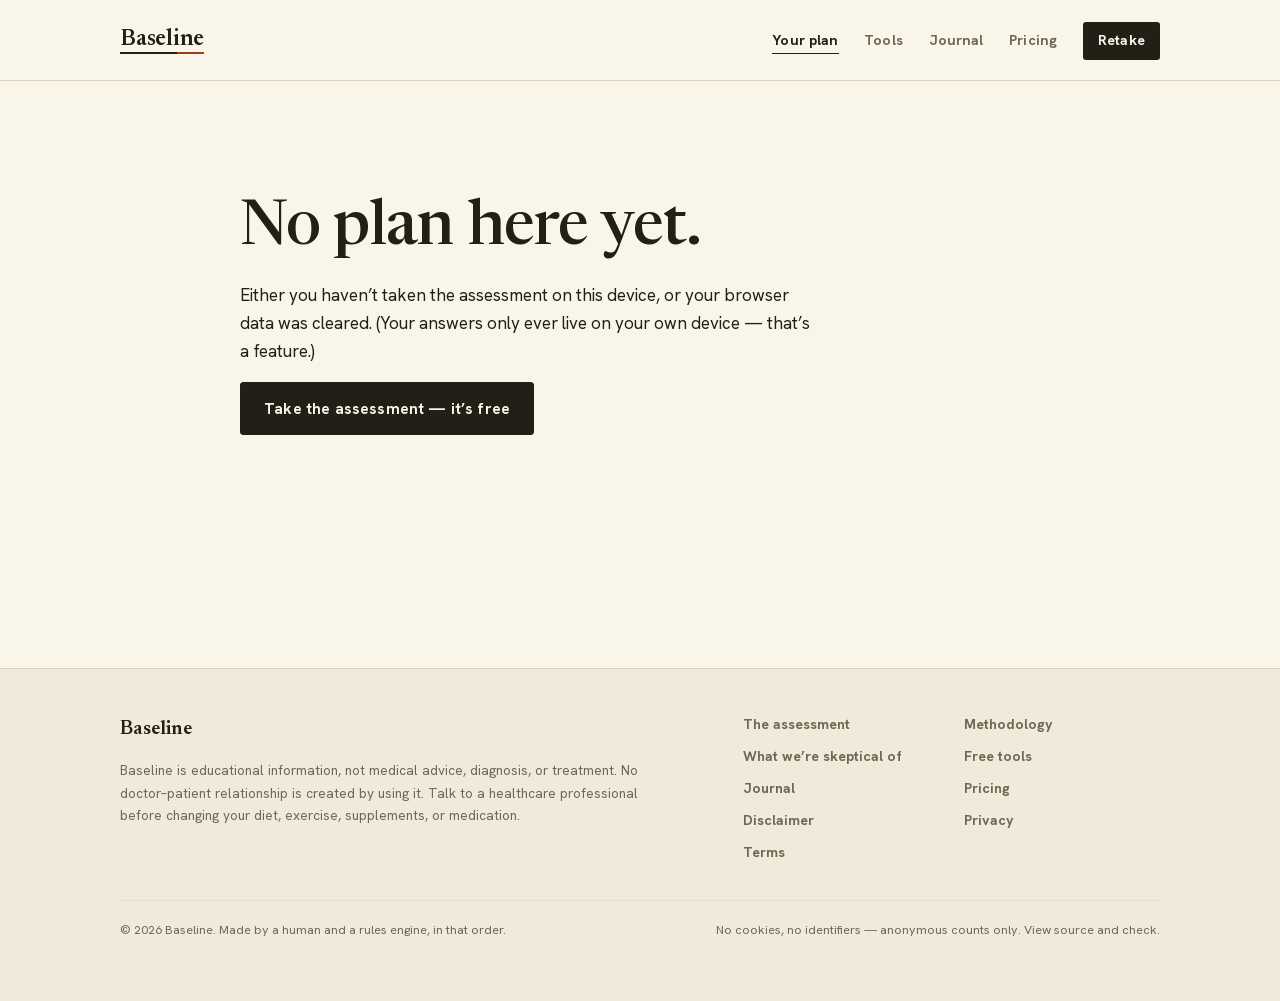
<file: plan.html>
<!DOCTYPE html>
<html lang="en">
<head>
  <meta charset="utf-8">
  <meta name="viewport" content="width=device-width, initial-scale=1">
  <title>Your plan — Baseline</title>
  <meta name="description" content="Your baseline score and personalised plan.">
  <meta name="robots" content="noindex">
  <link rel="stylesheet" href="css/styles.css">
  <link rel="icon" href="assets/favicon.svg" type="image/svg+xml">
</head>
<body>
  <header class="site-head">
    <div class="shell">
      <a class="wordmark" href="index.html">Baseline</a>
      <nav class="site-nav">
        <a href="plan.html" aria-current="page">Your plan</a>
        <a href="tools/index.html">Tools</a>
        <a href="learn/index.html">Journal</a>
        <a href="pricing.html">Pricing</a>
        <a class="nav-cta" href="assessment.html">Retake</a>
      </nav>
    </div>
  </header>

  <main class="plan-shell">
    <div id="plan-root">
      <noscript><p>Your plan is computed and stored entirely in your browser, so this page needs JavaScript.</p></noscript>
    </div>
  </main>

  <footer class="site-foot">
    <div class="shell">
      <div class="foot-grid">
        <div>
          <p class="foot-brand">Baseline</p>
          <p class="foot-disclaimer">Baseline is educational information, not medical advice, diagnosis, or treatment. No doctor–patient relationship is created by using it. Talk to a healthcare professional before changing your diet, exercise, supplements, or medication.</p>
        </div>
        <nav class="foot-links">
          <a href="assessment.html">The assessment</a>
          <a href="methodology.html">Methodology</a>
          <a href="skeptics.html">What we’re skeptical of</a>
          <a href="tools/index.html">Free tools</a>
          <a href="learn/index.html">Journal</a>
          <a href="pricing.html">Pricing</a>
          <a href="disclaimer.html">Disclaimer</a>
          <a href="privacy.html">Privacy</a>
          <a href="terms.html">Terms</a>
        </nav>
      </div>
      <p class="foot-fine"><span>© 2026 Baseline. Made by a human and a rules engine, in that order.</span><span>No cookies, no identifiers — anonymous counts only. View source and check.</span></p>
    </div>
  </footer>

  <script src="js/config.js"></script>
  <script src="js/stats.js"></script>
  <script src="js/store.js"></script>
  <script src="js/engine.js"></script>
  <script src="js/questions.js"></script>
  <script src="js/protocols.js"></script>
  <!-- pro.js defines renderProCTA and must load before plan.js calls it -->
  <script src="js/pro.js"></script>
  <script src="js/plan.js"></script>
</body>
</html>
</file>
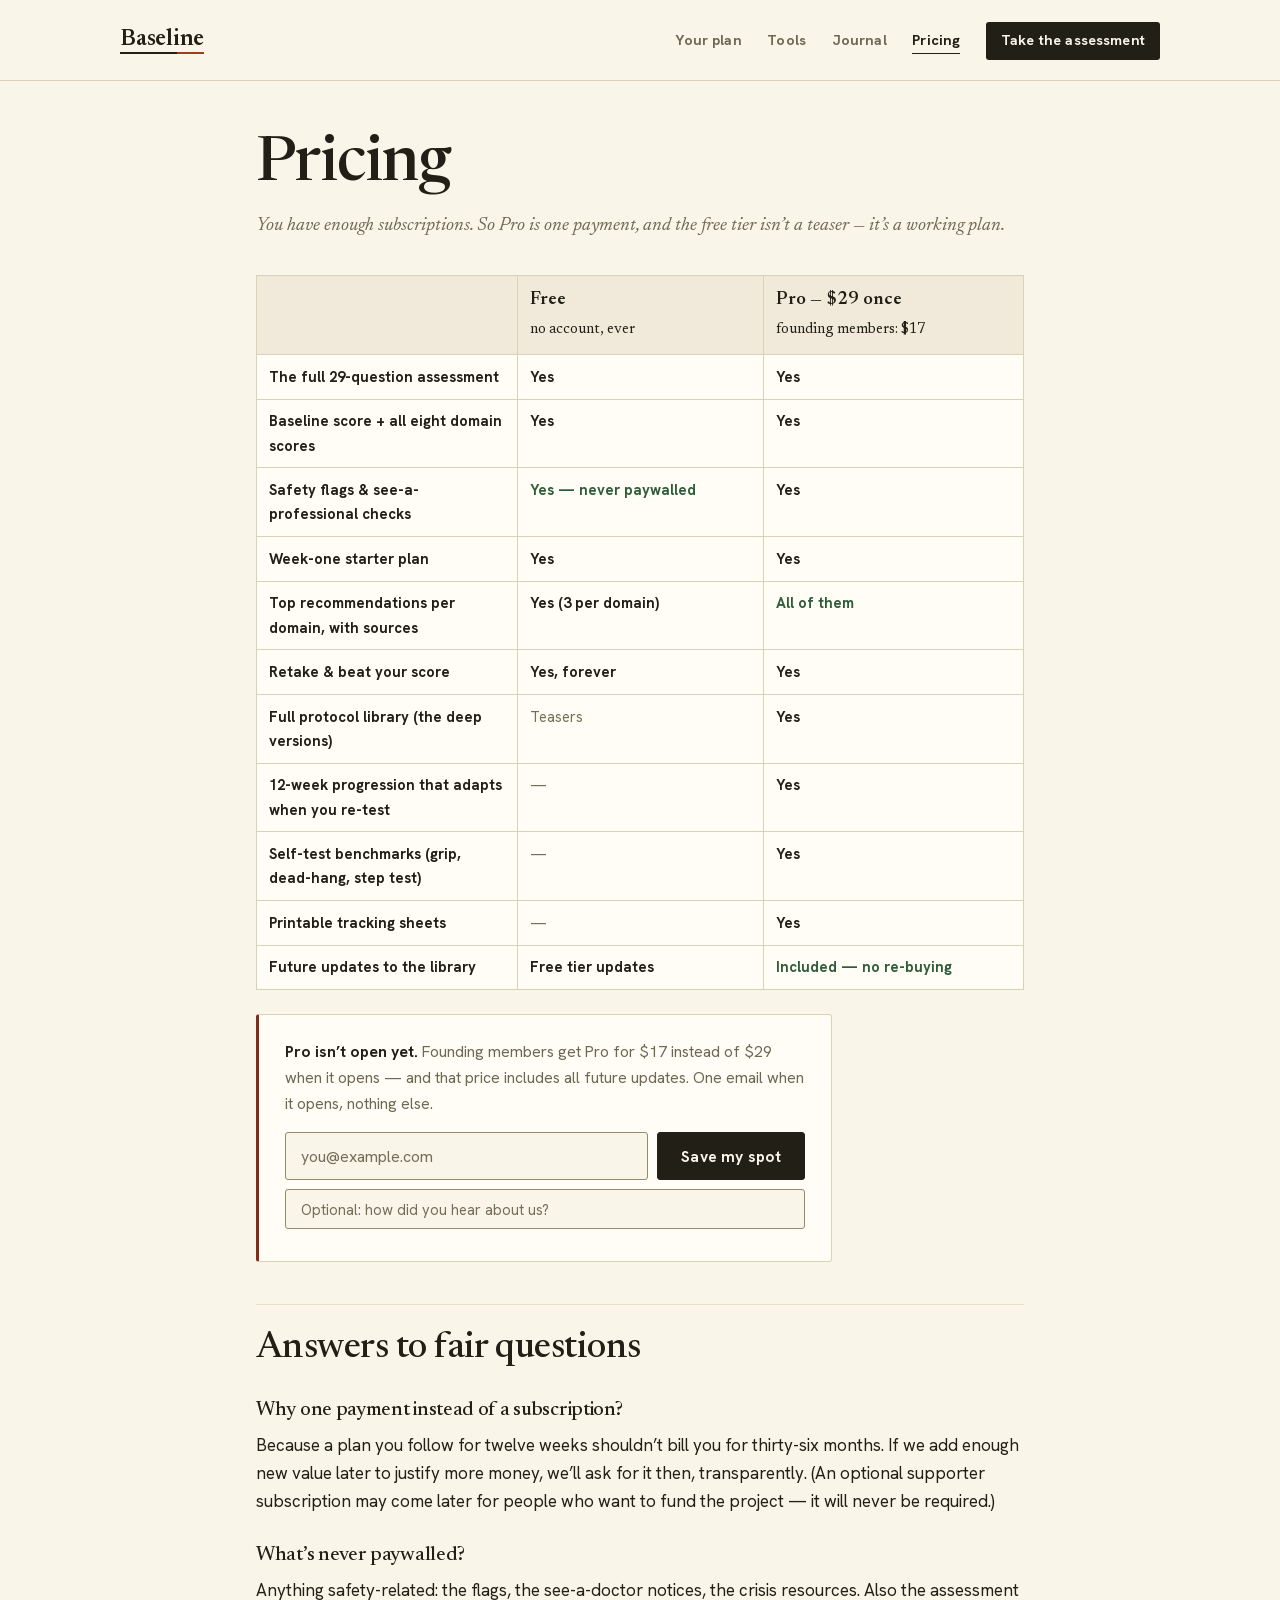
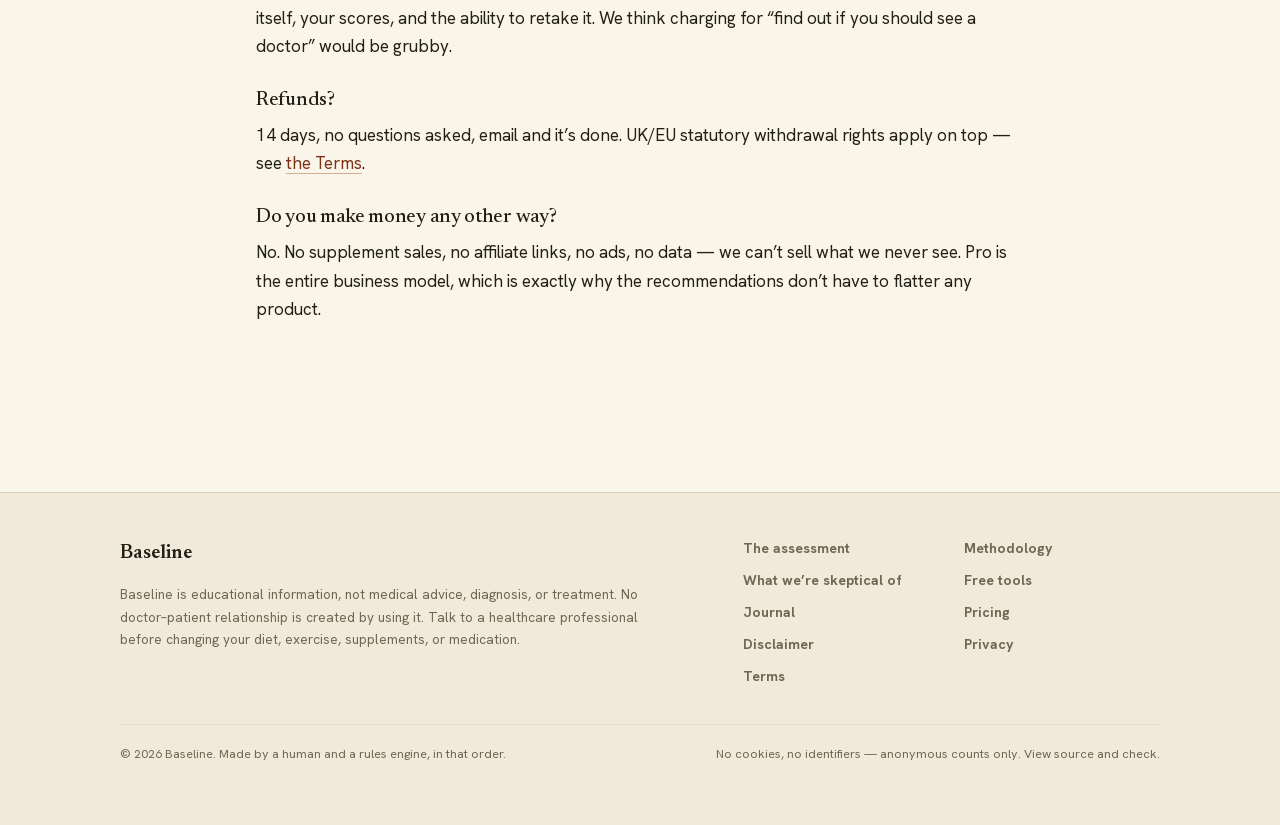
<file: pricing.html>
<!DOCTYPE html>
<html lang="en">
<head>
  <meta charset="utf-8">
  <meta name="viewport" content="width=device-width, initial-scale=1">
  <link rel="canonical" href="https://knowyourbaseline.surge.sh/pricing.html">
  <meta property="og:url" content="https://knowyourbaseline.surge.sh/pricing.html">
  <title>Pricing — Baseline</title>
  <meta name="description" content="The free plan is a real plan. Pro is one payment of $29 — not another subscription.">
  <link rel="stylesheet" href="css/styles.css">
  <link rel="icon" href="assets/favicon.svg" type="image/svg+xml">
</head>
<body>
  <header class="site-head">
    <div class="shell">
      <a class="wordmark" href="index.html">Baseline</a>
      <nav class="site-nav">
        <a href="plan.html">Your plan</a>
        <a href="tools/index.html">Tools</a>
        <a href="learn/index.html">Journal</a>
        <a href="pricing.html" aria-current="page">Pricing</a>
        <a class="nav-cta" href="assessment.html">Take the assessment</a>
      </nav>
    </div>
  </header>

  <main class="prose" style="max-width: 52rem;">
    <h1>Pricing</h1>
    <p class="dek">You have enough subscriptions. So Pro is one payment, and the free tier isn’t a teaser — it’s a working plan.</p>

    <table class="price-table">
      <tr>
        <th style="width:34%"></th>
        <th>Free<br><span style="font-weight:400; font-size:0.9rem;">no account, ever</span></th>
        <th>Pro — $29 once<br><span style="font-weight:400; font-size:0.9rem;">founding members: $17</span></th>
      </tr>
      <tr><td>The full 29-question assessment</td><td class="price-yes">Yes</td><td class="price-yes">Yes</td></tr>
      <tr><td>Baseline score + all eight domain scores</td><td class="price-yes">Yes</td><td class="price-yes">Yes</td></tr>
      <tr><td>Safety flags &amp; see-a-professional checks</td><td class="price-hero">Yes — never paywalled</td><td class="price-yes">Yes</td></tr>
      <tr><td>Week-one starter plan</td><td class="price-yes">Yes</td><td class="price-yes">Yes</td></tr>
      <tr><td>Top recommendations per domain, with sources</td><td class="price-yes">Yes (3 per domain)</td><td class="price-hero">All of them</td></tr>
      <tr><td>Retake &amp; beat your score</td><td class="price-yes">Yes, forever</td><td class="price-yes">Yes</td></tr>
      <tr><td>Full protocol library (the deep versions)</td><td class="price-no">Teasers</td><td class="price-yes">Yes</td></tr>
      <tr><td>12-week progression that adapts when you re-test</td><td class="price-no">—</td><td class="price-yes">Yes</td></tr>
      <tr><td>Self-test benchmarks (grip, dead-hang, step test)</td><td class="price-no">—</td><td class="price-yes">Yes</td></tr>
      <tr><td>Printable tracking sheets</td><td class="price-no">—</td><td class="price-yes">Yes</td></tr>
      <tr><td>Future updates to the library</td><td class="price-yes">Free tier updates</td><td class="price-hero">Included — no re-buying</td></tr>
    </table>

    <div id="pricing-cta"></div>

    <h2>Answers to fair questions</h2>
    <h3>Why one payment instead of a subscription?</h3>
    <p>Because a plan you follow for twelve weeks shouldn’t bill you for thirty-six months. If we add enough new value later to justify more money, we’ll ask for it then, transparently. (An optional supporter subscription may come later for people who want to fund the project — it will never be required.)</p>
    <h3>What’s never paywalled?</h3>
    <p>Anything safety-related: the flags, the see-a-doctor notices, the crisis resources. Also the assessment itself, your scores, and the ability to retake it. We think charging for “find out if you should see a doctor” would be grubby.</p>
    <h3>Refunds?</h3>
    <p>14 days, no questions asked, email and it’s done. UK/EU statutory withdrawal rights apply on top — see <a href="terms.html">the Terms</a>.</p>
    <h3>Do you make money any other way?</h3>
    <p>No. No supplement sales, no affiliate links, no ads, no data — we can’t sell what we never see. Pro is the entire business model, which is exactly why the recommendations don’t have to flatter any product.</p>
  </main>

  <footer class="site-foot">
    <div class="shell">
      <div class="foot-grid">
        <div>
          <p class="foot-brand">Baseline</p>
          <p class="foot-disclaimer">Baseline is educational information, not medical advice, diagnosis, or treatment. No doctor–patient relationship is created by using it. Talk to a healthcare professional before changing your diet, exercise, supplements, or medication.</p>
        </div>
        <nav class="foot-links">
          <a href="assessment.html">The assessment</a>
          <a href="methodology.html">Methodology</a>
          <a href="skeptics.html">What we’re skeptical of</a>
          <a href="tools/index.html">Free tools</a>
          <a href="learn/index.html">Journal</a>
          <a href="pricing.html">Pricing</a>
          <a href="disclaimer.html">Disclaimer</a>
          <a href="privacy.html">Privacy</a>
          <a href="terms.html">Terms</a>
        </nav>
      </div>
      <p class="foot-fine"><span>© 2026 Baseline. Made by a human and a rules engine, in that order.</span><span>No cookies, no identifiers — anonymous counts only. View source and check.</span></p>
    </div>
  </footer>

  <script src="js/config.js"></script>
  <script src="js/stats.js"></script>
  <script src="js/pro.js"></script>
  <script>if (window.renderProCTA) renderProCTA(document.getElementById('pricing-cta'), 'pricing');</script>
</body>
</html>
</file>
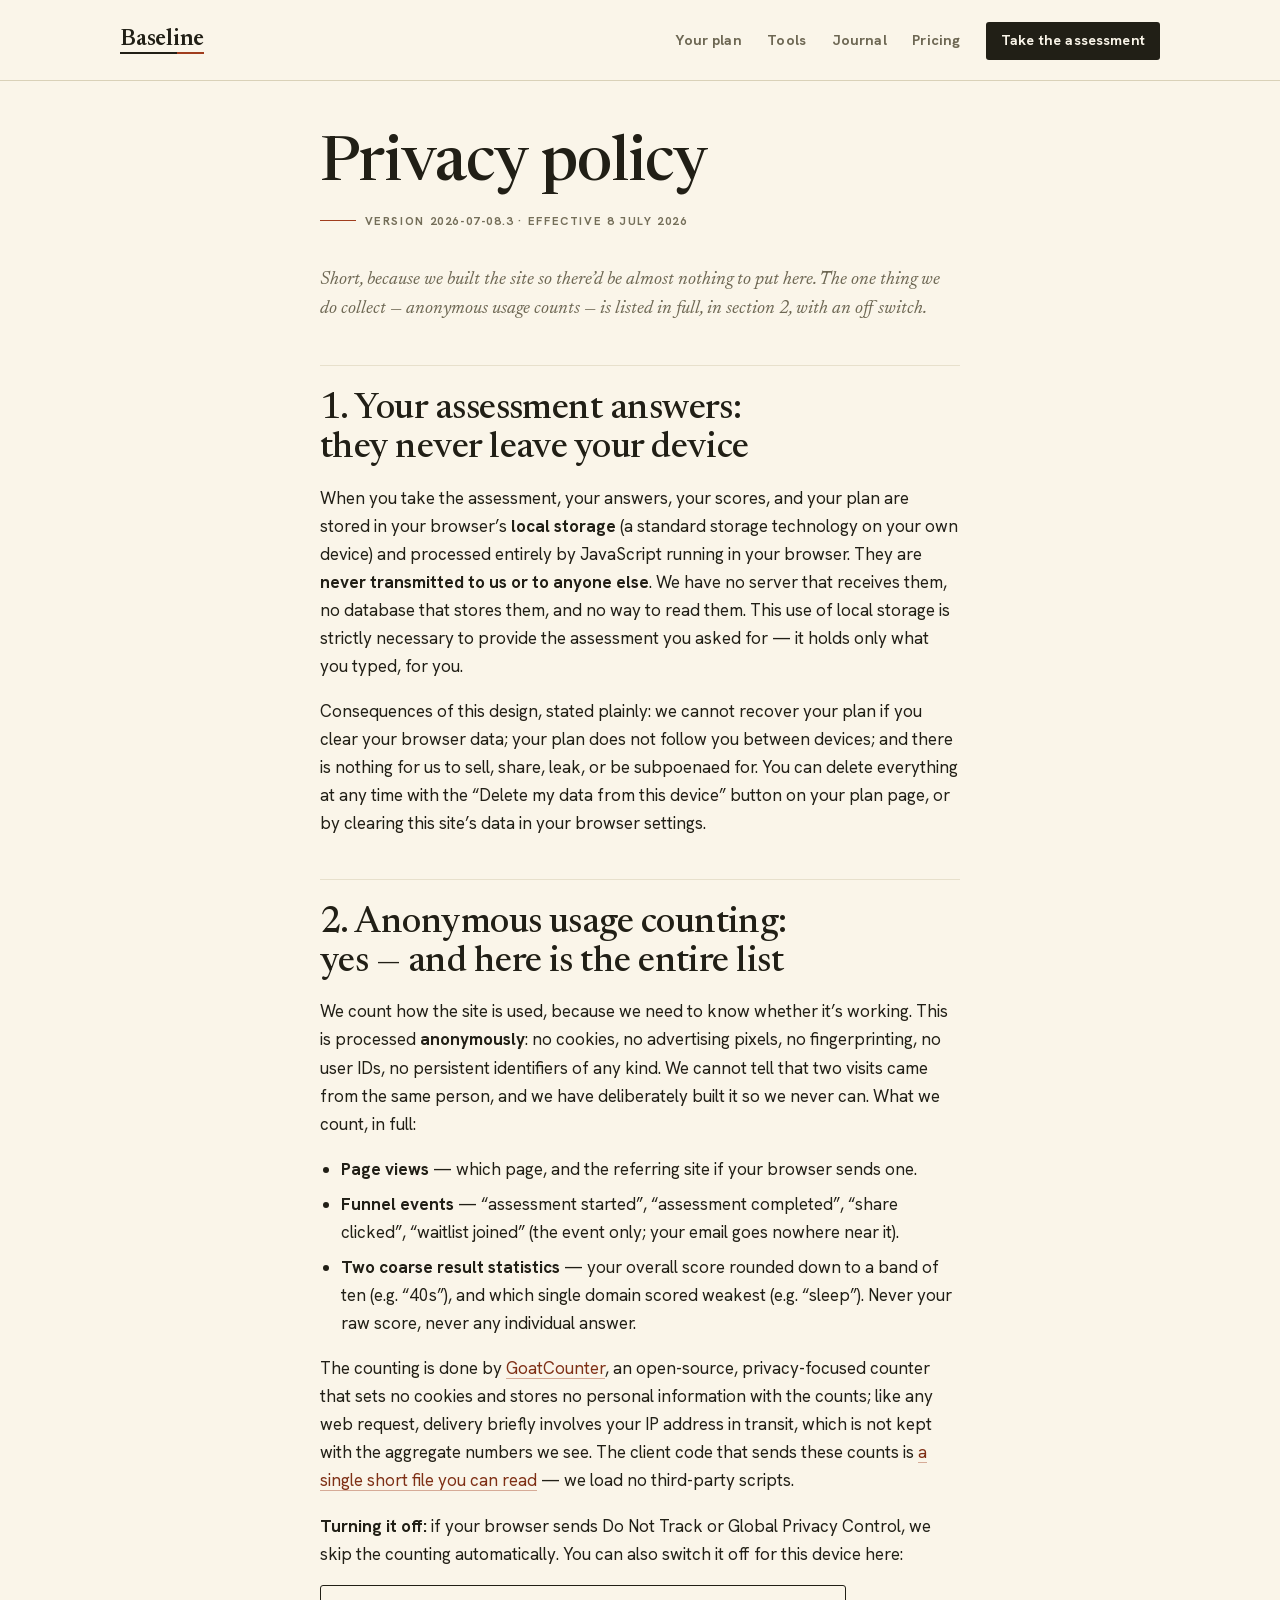
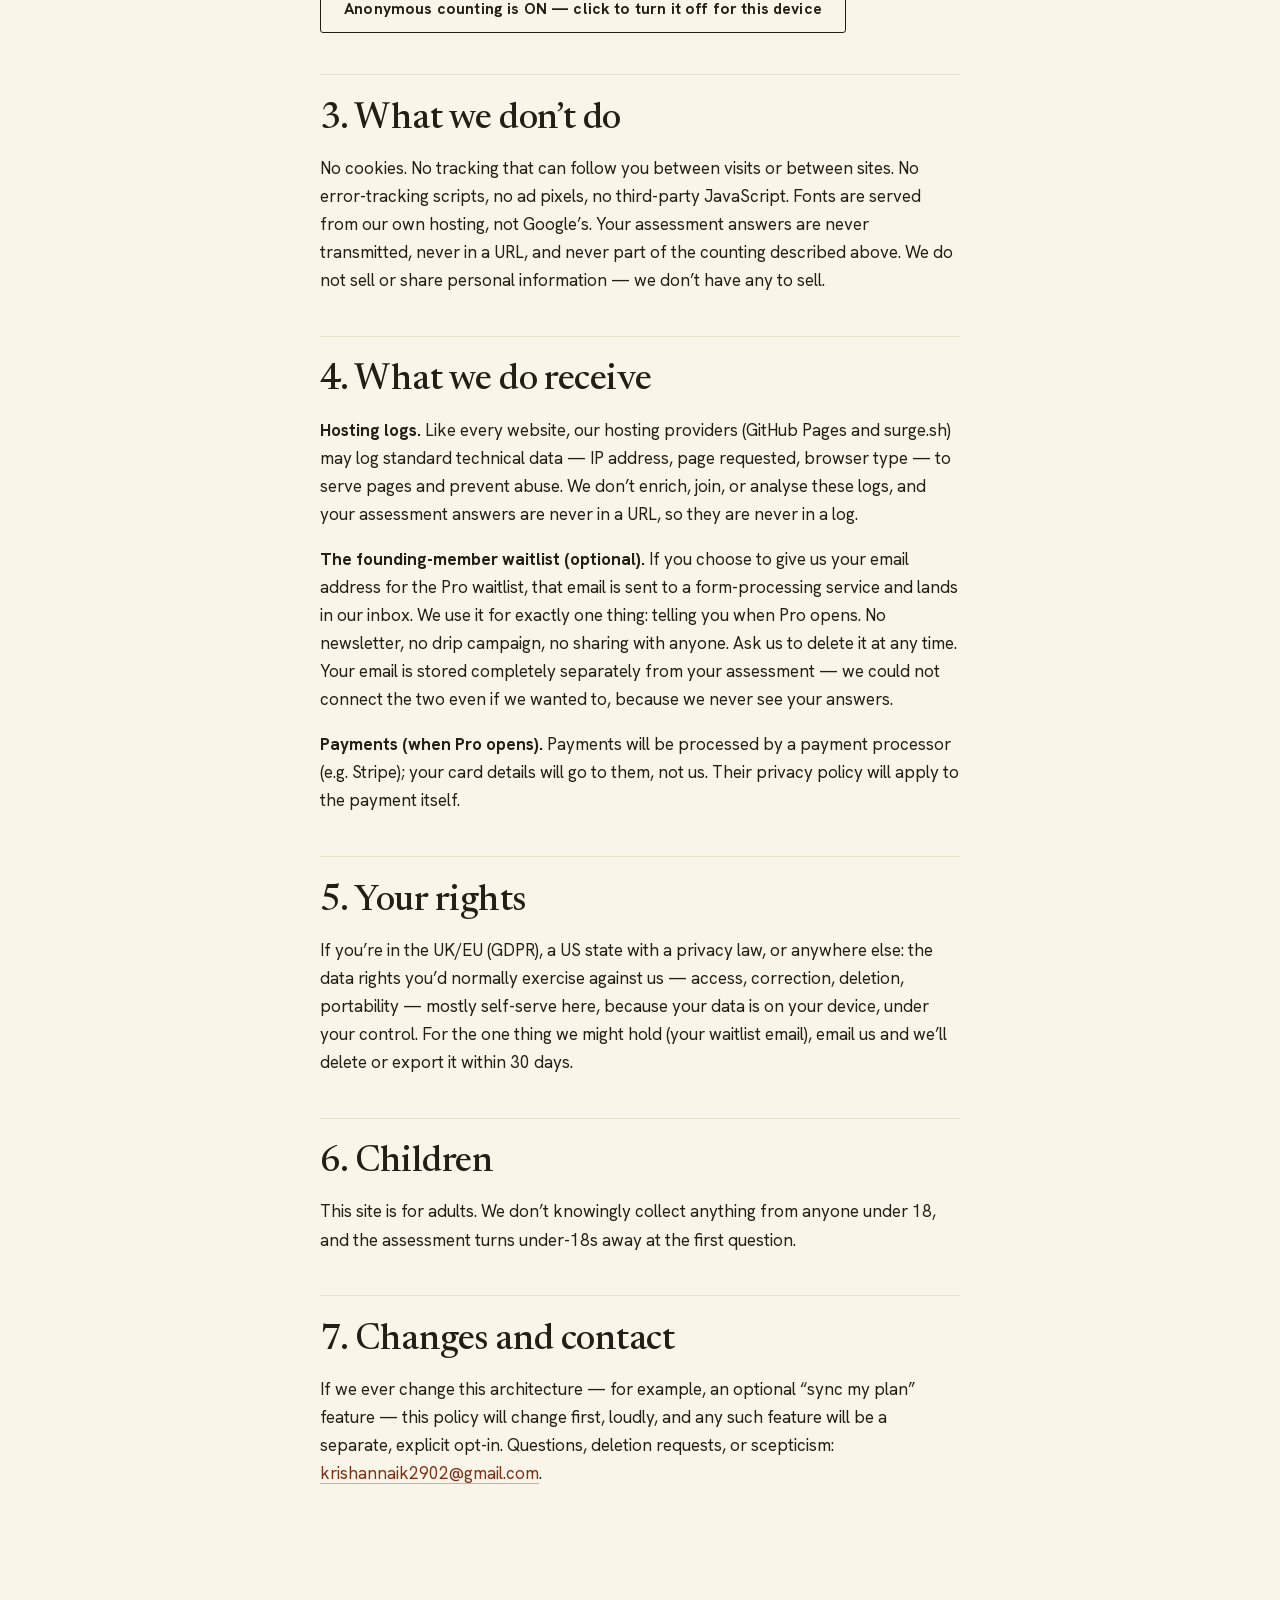
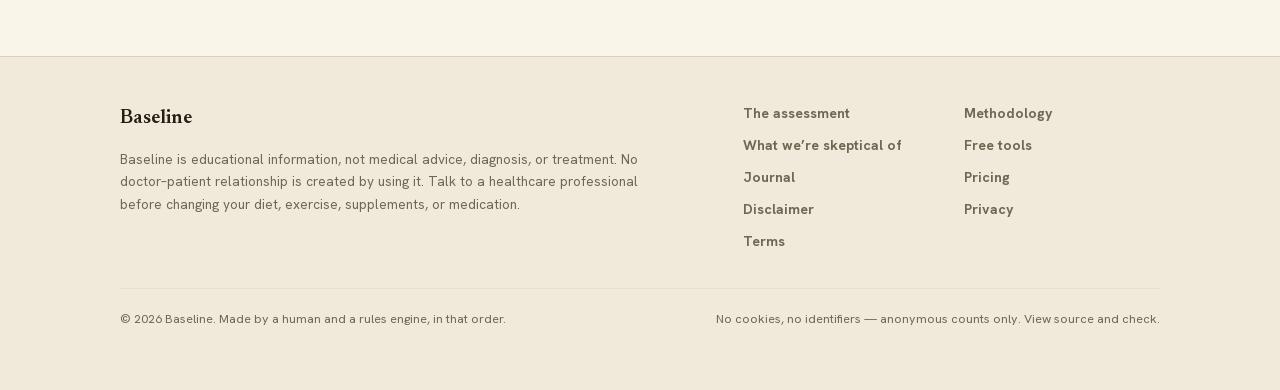
<file: privacy.html>
<!DOCTYPE html>
<html lang="en">
<head>
  <meta charset="utf-8">
  <meta name="viewport" content="width=device-width, initial-scale=1">
  <title>Privacy — Baseline</title>
  <meta name="description" content="Your answers never leave your device. The whole policy is short because there's little to disclose.">
  <link rel="stylesheet" href="css/styles.css">
  <link rel="icon" href="assets/favicon.svg" type="image/svg+xml">
</head>
<body>
  <header class="site-head">
    <div class="shell">
      <a class="wordmark" href="index.html">Baseline</a>
      <nav class="site-nav">
        <a href="plan.html">Your plan</a>
        <a href="tools/index.html">Tools</a>
        <a href="learn/index.html">Journal</a>
        <a href="pricing.html">Pricing</a>
        <a class="nav-cta" href="assessment.html">Take the assessment</a>
      </nav>
    </div>
  </header>

  <main class="prose">
    <h1>Privacy policy</h1>
    <p class="updated">Version 2026-07-08.3 · Effective 8 July 2026</p>

    <p class="dek">Short, because we built the site so there’d be almost nothing to put here. The one thing we do collect — anonymous usage counts — is listed in full, in section 2, with an off switch.</p>

    <h2>1. Your assessment answers: they never leave your device</h2>
    <p>When you take the assessment, your answers, your scores, and your plan are stored in your browser’s <strong>local storage</strong> (a standard storage technology on your own device) and processed entirely by JavaScript running in your browser. They are <strong>never transmitted to us or to anyone else</strong>. We have no server that receives them, no database that stores them, and no way to read them. This use of local storage is strictly necessary to provide the assessment you asked for — it holds only what you typed, for you.</p>
    <p>Consequences of this design, stated plainly: we cannot recover your plan if you clear your browser data; your plan does not follow you between devices; and there is nothing for us to sell, share, leak, or be subpoenaed for. You can delete everything at any time with the “Delete my data from this device” button on your plan page, or by clearing this site’s data in your browser settings.</p>

    <h2>2. Anonymous usage counting: yes — and here is the entire list</h2>
    <p>We count how the site is used, because we need to know whether it’s working. This is processed <strong>anonymously</strong>: no cookies, no advertising pixels, no fingerprinting, no user IDs, no persistent identifiers of any kind. We cannot tell that two visits came from the same person, and we have deliberately built it so we never can. What we count, in full:</p>
    <ul>
      <li><strong>Page views</strong> — which page, and the referring site if your browser sends one.</li>
      <li><strong>Funnel events</strong> — “assessment started”, “assessment completed”, “share clicked”, “waitlist joined” (the event only; your email goes nowhere near it).</li>
      <li><strong>Two coarse result statistics</strong> — your overall score rounded down to a band of ten (e.g. “40s”), and which single domain scored weakest (e.g. “sleep”). Never your raw score, never any individual answer.</li>
    </ul>
    <p>The counting is done by <a href="https://www.goatcounter.com" rel="noopener">GoatCounter</a>, an open-source, privacy-focused counter that sets no cookies and stores no personal information with the counts; like any web request, delivery briefly involves your IP address in transit, which is not kept with the aggregate numbers we see. The client code that sends these counts is <a href="https://github.com/krishannaik2902-dot/baseline/blob/main/js/stats.js" rel="noopener">a single short file you can read</a> — we load no third-party scripts.</p>
    <p><strong>Turning it off:</strong> if your browser sends Do&nbsp;Not&nbsp;Track or Global Privacy Control, we skip the counting automatically. You can also switch it off for this device here:</p>
    <p><button class="btn" id="stats-toggle">…</button></p>

    <h2>3. What we don’t do</h2>
    <p>No cookies. No tracking that can follow you between visits or between sites. No error-tracking scripts, no ad pixels, no third-party JavaScript. Fonts are served from our own hosting, not Google’s. Your assessment answers are never transmitted, never in a URL, and never part of the counting described above. We do not sell or share personal information — we don’t have any to sell.</p>

    <h2>4. What we do receive</h2>
    <p><strong>Hosting logs.</strong> Like every website, our hosting providers (GitHub Pages and surge.sh) may log standard technical data — IP address, page requested, browser type — to serve pages and prevent abuse. We don’t enrich, join, or analyse these logs, and your assessment answers are never in a URL, so they are never in a log.</p>
    <p><strong>The founding-member waitlist (optional).</strong> If you choose to give us your email address for the Pro waitlist, that email is sent to a form-processing service and lands in our inbox. We use it for exactly one thing: telling you when Pro opens. No newsletter, no drip campaign, no sharing with anyone. Ask us to delete it at any time. Your email is stored completely separately from your assessment — we could not connect the two even if we wanted to, because we never see your answers.</p>
    <p><strong>Payments (when Pro opens).</strong> Payments will be processed by a payment processor (e.g. Stripe); your card details will go to them, not us. Their privacy policy will apply to the payment itself.</p>

    <h2>5. Your rights</h2>
    <p>If you’re in the UK/EU (GDPR), a US state with a privacy law, or anywhere else: the data rights you’d normally exercise against us — access, correction, deletion, portability — mostly self-serve here, because your data is on your device, under your control. For the one thing we might hold (your waitlist email), email us and we’ll delete or export it within 30 days.</p>

    <h2>6. Children</h2>
    <p>This site is for adults. We don’t knowingly collect anything from anyone under 18, and the assessment turns under-18s away at the first question.</p>

    <h2>7. Changes and contact</h2>
    <p>If we ever change this architecture — for example, an optional “sync my plan” feature — this policy will change first, loudly, and any such feature will be a separate, explicit opt-in. Questions, deletion requests, or scepticism: <a href="mailto:krishannaik2902@gmail.com">krishannaik2902@gmail.com</a>.</p>
  </main>

  <footer class="site-foot">
    <div class="shell">
      <div class="foot-grid">
        <div>
          <p class="foot-brand">Baseline</p>
          <p class="foot-disclaimer">Baseline is educational information, not medical advice, diagnosis, or treatment. No doctor–patient relationship is created by using it. Talk to a healthcare professional before changing your diet, exercise, supplements, or medication.</p>
        </div>
        <nav class="foot-links">
          <a href="assessment.html">The assessment</a>
          <a href="methodology.html">Methodology</a>
          <a href="skeptics.html">What we’re skeptical of</a>
          <a href="tools/index.html">Free tools</a>
          <a href="learn/index.html">Journal</a>
          <a href="pricing.html">Pricing</a>
          <a href="disclaimer.html">Disclaimer</a>
          <a href="privacy.html">Privacy</a>
          <a href="terms.html">Terms</a>
        </nav>
      </div>
      <p class="foot-fine"><span>© 2026 Baseline. Made by a human and a rules engine, in that order.</span><span>No cookies, no identifiers — anonymous counts only. View source and check.</span></p>
    </div>
  </footer>
  <script src="js/config.js"></script>
  <script src="js/stats.js"></script>
  <script>
    (function () {
      var btn = document.getElementById('stats-toggle');
      function paint() {
        btn.textContent = Stats.optedOut()
          ? 'Anonymous counting is OFF on this device — click to allow it'
          : 'Anonymous counting is ON — click to turn it off for this device';
      }
      btn.addEventListener('click', function () {
        Stats.optedOut() ? Stats.optIn() : Stats.optOut();
        paint();
      });
      paint();
    })();
  </script>
</body>
</html>
</file>
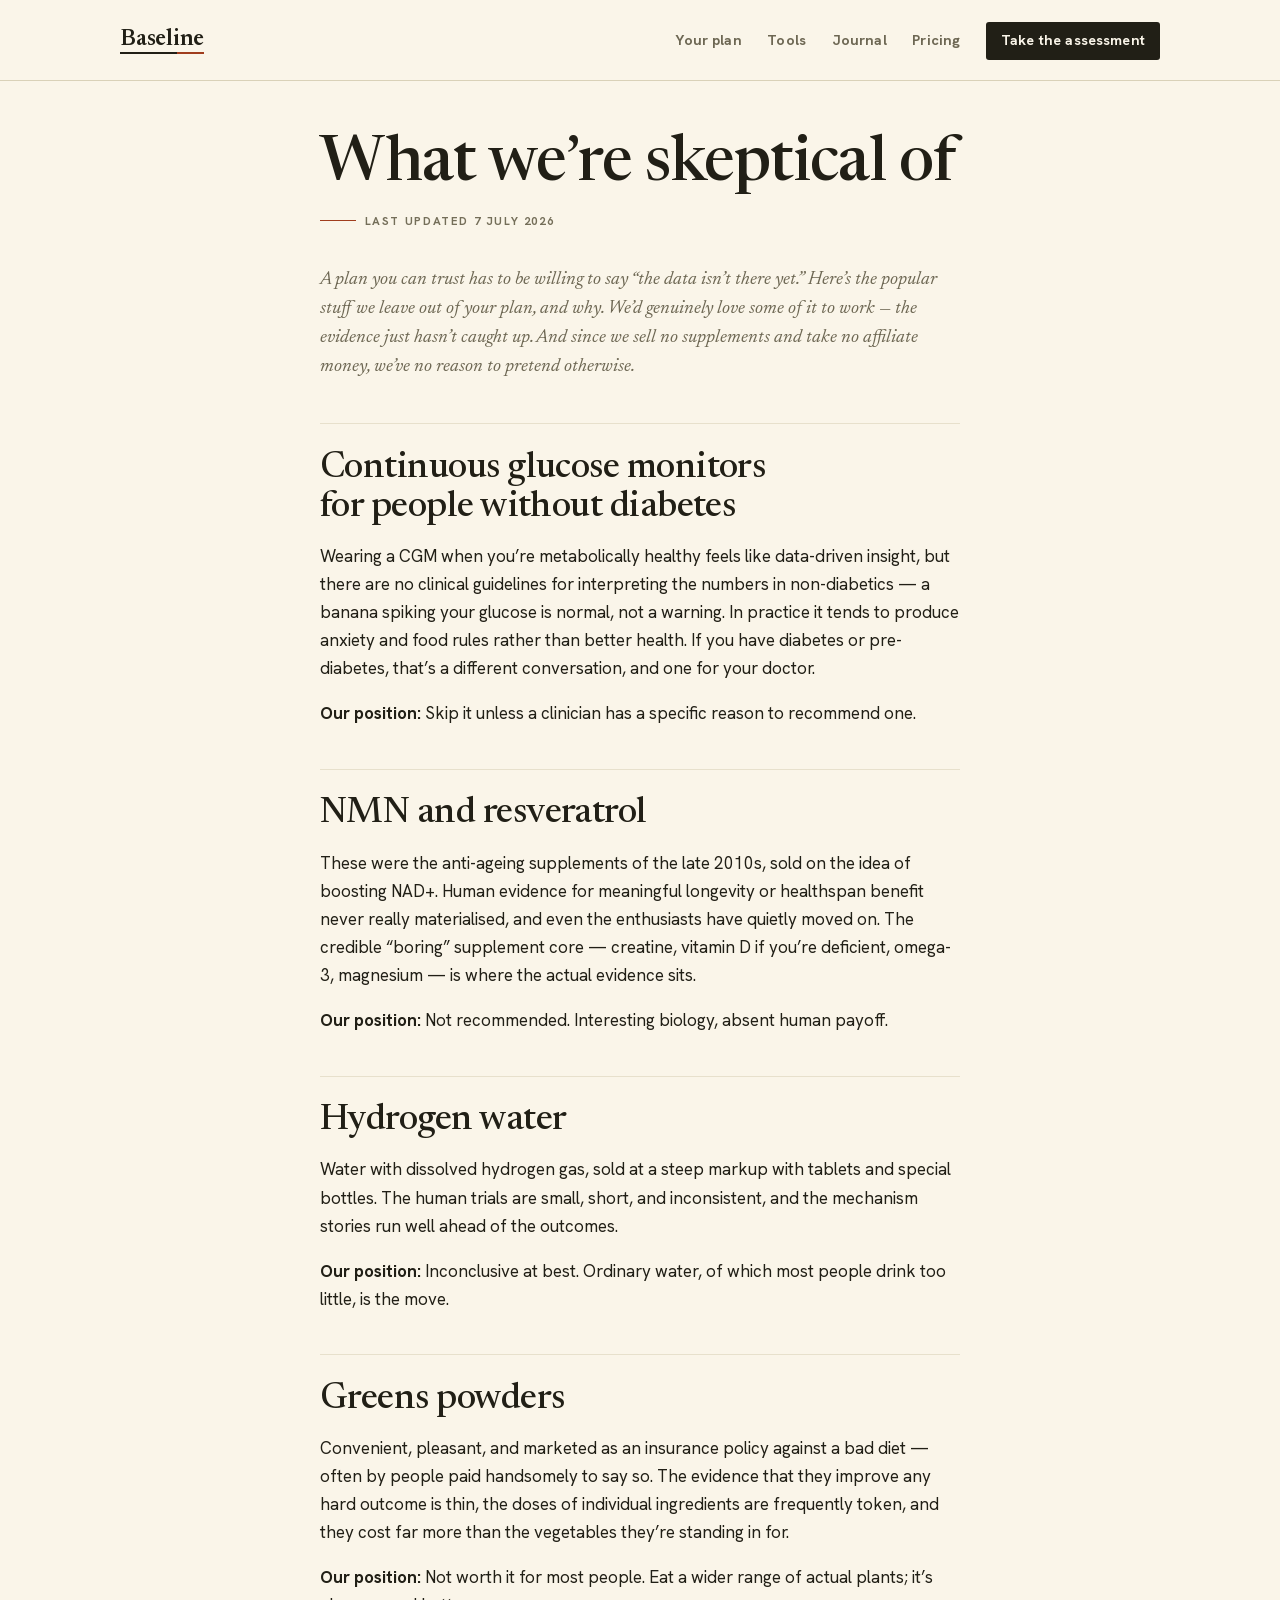
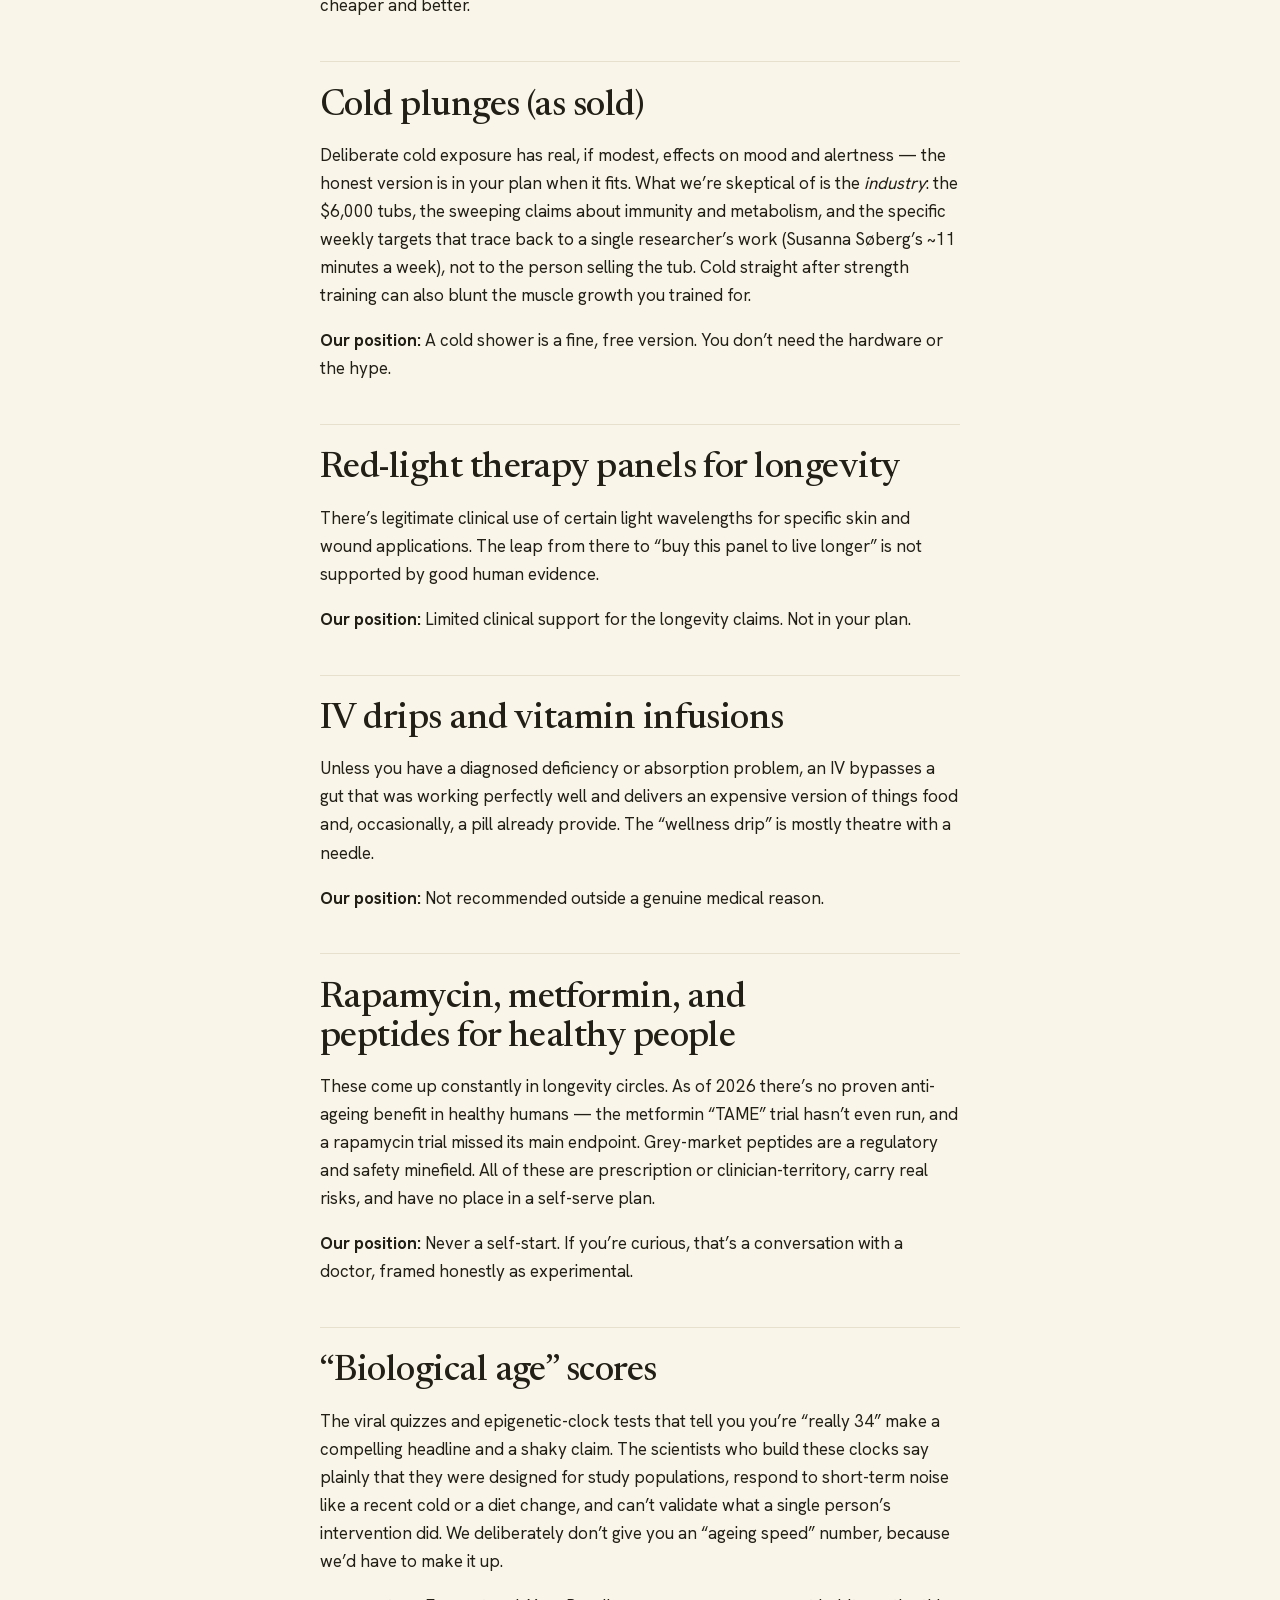
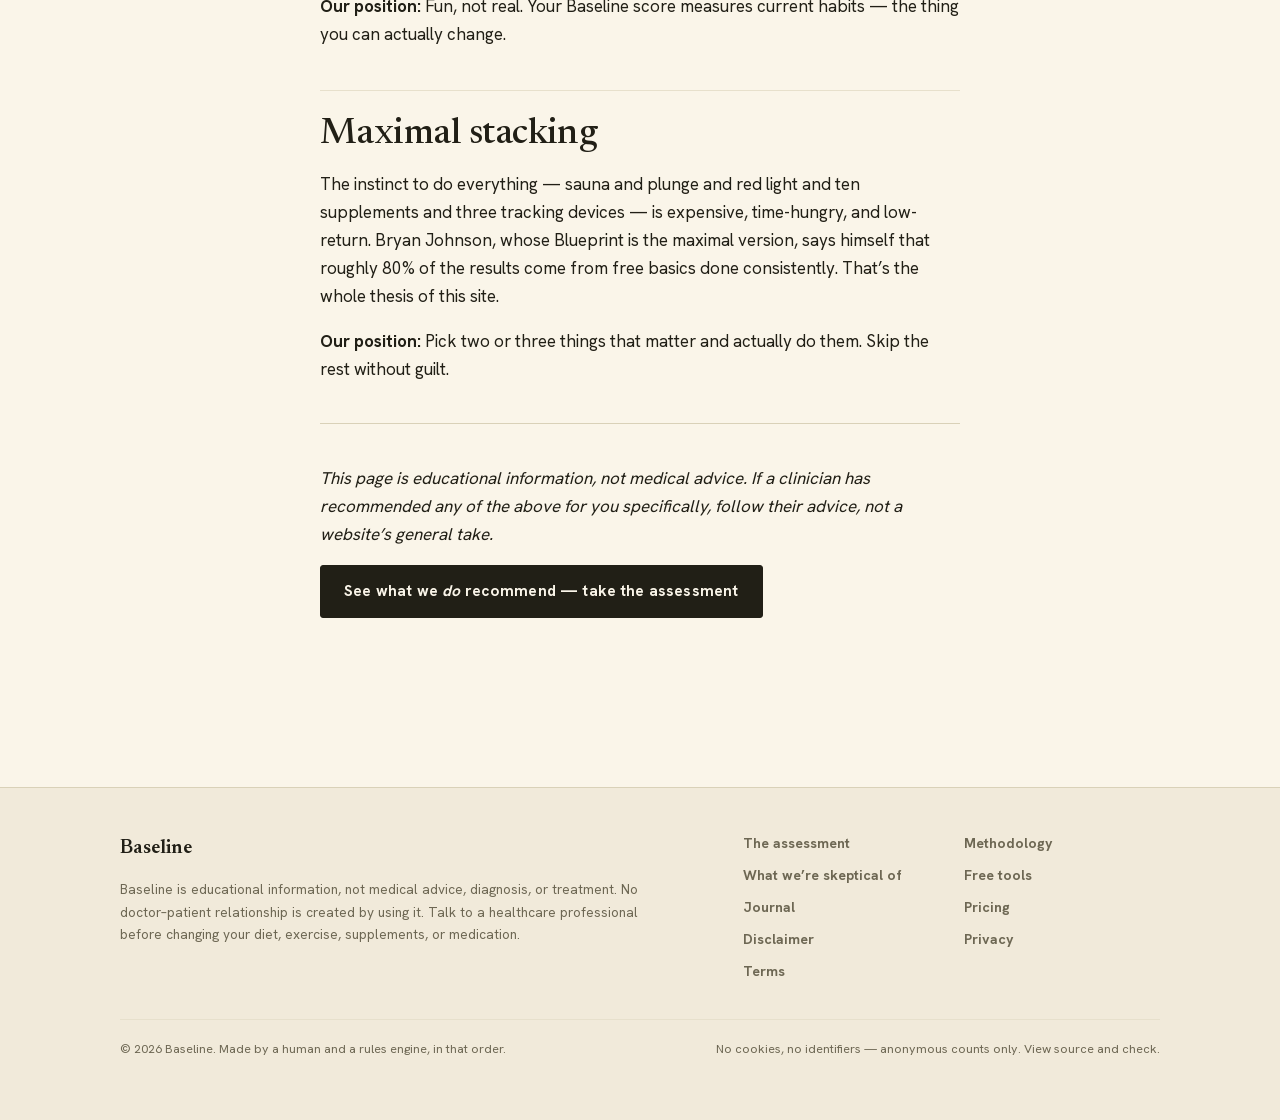
<file: skeptics.html>
<!DOCTYPE html>
<html lang="en">
<head>
  <meta charset="utf-8">
  <meta name="viewport" content="width=device-width, initial-scale=1">
  <link rel="canonical" href="https://knowyourbaseline.surge.sh/skeptics.html">
  <meta property="og:url" content="https://knowyourbaseline.surge.sh/skeptics.html">
  <title>What we’re skeptical of — Baseline</title>
  <meta name="description" content="Popular longevity trends we don’t recommend, and exactly why. We sell none of the alternatives either — so we’ve no reason to flatter any of it.">
  <link rel="stylesheet" href="css/styles.css">
  <link rel="icon" href="assets/favicon.svg" type="image/svg+xml">
  <meta property="og:title" content="What we’re skeptical of — Baseline">
  <meta property="og:description" content="The popular longevity trends we don’t recommend, and why. We sell none of the alternatives either.">
  <meta property="og:type" content="article">
</head>
<body>
  <header class="site-head">
    <div class="shell">
      <a class="wordmark" href="index.html">Baseline</a>
      <nav class="site-nav">
        <a href="plan.html">Your plan</a>
        <a href="tools/index.html">Tools</a>
        <a href="learn/index.html">Journal</a>
        <a href="pricing.html">Pricing</a>
        <a class="nav-cta" href="assessment.html">Take the assessment</a>
      </nav>
    </div>
  </header>

  <main class="prose">
    <h1>What we’re skeptical of</h1>
    <p class="updated">Last updated 7 July 2026</p>
    <p class="dek">A plan you can trust has to be willing to say “the data isn’t there yet.” Here’s the popular stuff we leave out of your plan, and why. We’d genuinely love some of it to work — the evidence just hasn’t caught up. And since we sell no supplements and take no affiliate money, we’ve no reason to pretend otherwise.</p>

    <h2>Continuous glucose monitors for people without diabetes</h2>
    <p>Wearing a CGM when you’re metabolically healthy feels like data-driven insight, but there are no clinical guidelines for interpreting the numbers in non-diabetics — a banana spiking your glucose is normal, not a warning. In practice it tends to produce anxiety and food rules rather than better health. If you have diabetes or pre-diabetes, that’s a different conversation, and one for your doctor.</p>
    <p><strong>Our position:</strong> Skip it unless a clinician has a specific reason to recommend one.</p>

    <h2>NMN and resveratrol</h2>
    <p>These were the anti-ageing supplements of the late 2010s, sold on the idea of boosting NAD+. Human evidence for meaningful longevity or healthspan benefit never really materialised, and even the enthusiasts have quietly moved on. The credible “boring” supplement core — creatine, vitamin D if you’re deficient, omega-3, magnesium — is where the actual evidence sits.</p>
    <p><strong>Our position:</strong> Not recommended. Interesting biology, absent human payoff.</p>

    <h2>Hydrogen water</h2>
    <p>Water with dissolved hydrogen gas, sold at a steep markup with tablets and special bottles. The human trials are small, short, and inconsistent, and the mechanism stories run well ahead of the outcomes.</p>
    <p><strong>Our position:</strong> Inconclusive at best. Ordinary water, of which most people drink too little, is the move.</p>

    <h2>Greens powders</h2>
    <p>Convenient, pleasant, and marketed as an insurance policy against a bad diet — often by people paid handsomely to say so. The evidence that they improve any hard outcome is thin, the doses of individual ingredients are frequently token, and they cost far more than the vegetables they’re standing in for.</p>
    <p><strong>Our position:</strong> Not worth it for most people. Eat a wider range of actual plants; it’s cheaper and better.</p>

    <h2>Cold plunges (as sold)</h2>
    <p>Deliberate cold exposure has real, if modest, effects on mood and alertness — the honest version is in your plan when it fits. What we’re skeptical of is the <em>industry</em>: the $6,000 tubs, the sweeping claims about immunity and metabolism, and the specific weekly targets that trace back to a single researcher’s work (Susanna Søberg’s ~11 minutes a week), not to the person selling the tub. Cold straight after strength training can also blunt the muscle growth you trained for.</p>
    <p><strong>Our position:</strong> A cold shower is a fine, free version. You don’t need the hardware or the hype.</p>

    <h2>Red-light therapy panels for longevity</h2>
    <p>There’s legitimate clinical use of certain light wavelengths for specific skin and wound applications. The leap from there to “buy this panel to live longer” is not supported by good human evidence.</p>
    <p><strong>Our position:</strong> Limited clinical support for the longevity claims. Not in your plan.</p>

    <h2>IV drips and vitamin infusions</h2>
    <p>Unless you have a diagnosed deficiency or absorption problem, an IV bypasses a gut that was working perfectly well and delivers an expensive version of things food and, occasionally, a pill already provide. The “wellness drip” is mostly theatre with a needle.</p>
    <p><strong>Our position:</strong> Not recommended outside a genuine medical reason.</p>

    <h2>Rapamycin, metformin, and peptides for healthy people</h2>
    <p>These come up constantly in longevity circles. As of 2026 there’s no proven anti-ageing benefit in healthy humans — the metformin “TAME” trial hasn’t even run, and a rapamycin trial missed its main endpoint. Grey-market peptides are a regulatory and safety minefield. All of these are prescription or clinician-territory, carry real risks, and have no place in a self-serve plan.</p>
    <p><strong>Our position:</strong> Never a self-start. If you’re curious, that’s a conversation with a doctor, framed honestly as experimental.</p>

    <h2>“Biological age” scores</h2>
    <p>The viral quizzes and epigenetic-clock tests that tell you you’re “really 34” make a compelling headline and a shaky claim. The scientists who build these clocks say plainly that they were designed for study populations, respond to short-term noise like a recent cold or a diet change, and can’t validate what a single person’s intervention did. We deliberately don’t give you an “ageing speed” number, because we’d have to make it up.</p>
    <p><strong>Our position:</strong> Fun, not real. Your Baseline score measures current habits — the thing you can actually change.</p>

    <h2>Maximal stacking</h2>
    <p>The instinct to do everything — sauna and plunge and red light and ten supplements and three tracking devices — is expensive, time-hungry, and low-return. Bryan Johnson, whose Blueprint is the maximal version, says himself that roughly 80% of the results come from free basics done consistently. That’s the whole thesis of this site.</p>
    <p><strong>Our position:</strong> Pick two or three things that matter and actually do them. Skip the rest without guilt.</p>

    <hr>
    <p><em>This page is educational information, not medical advice. If a clinician has recommended any of the above for you specifically, follow their advice, not a website’s general take.</em></p>
    <p><a class="btn btn-primary" href="assessment.html">See what we <em>do</em> recommend — take the assessment</a></p>
  </main>

  <footer class="site-foot">
    <div class="shell">
      <div class="foot-grid">
        <div>
          <p class="foot-brand">Baseline</p>
          <p class="foot-disclaimer">Baseline is educational information, not medical advice, diagnosis, or treatment. No doctor–patient relationship is created by using it. Talk to a healthcare professional before changing your diet, exercise, supplements, or medication.</p>
        </div>
        <nav class="foot-links">
          <a href="assessment.html">The assessment</a>
          <a href="methodology.html">Methodology</a>
          <a href="skeptics.html">What we’re skeptical of</a>
          <a href="tools/index.html">Free tools</a>
          <a href="learn/index.html">Journal</a>
          <a href="pricing.html">Pricing</a>
          <a href="disclaimer.html">Disclaimer</a>
          <a href="privacy.html">Privacy</a>
          <a href="terms.html">Terms</a>
        </nav>
      </div>
      <p class="foot-fine"><span>© 2026 Baseline. Made by a human and a rules engine, in that order.</span><span>No cookies, no identifiers — anonymous counts only. View source and check.</span></p>
    </div>
  </footer>
  <script src="js/config.js"></script>
  <script src="js/stats.js"></script>
</body>
</html>
</file>
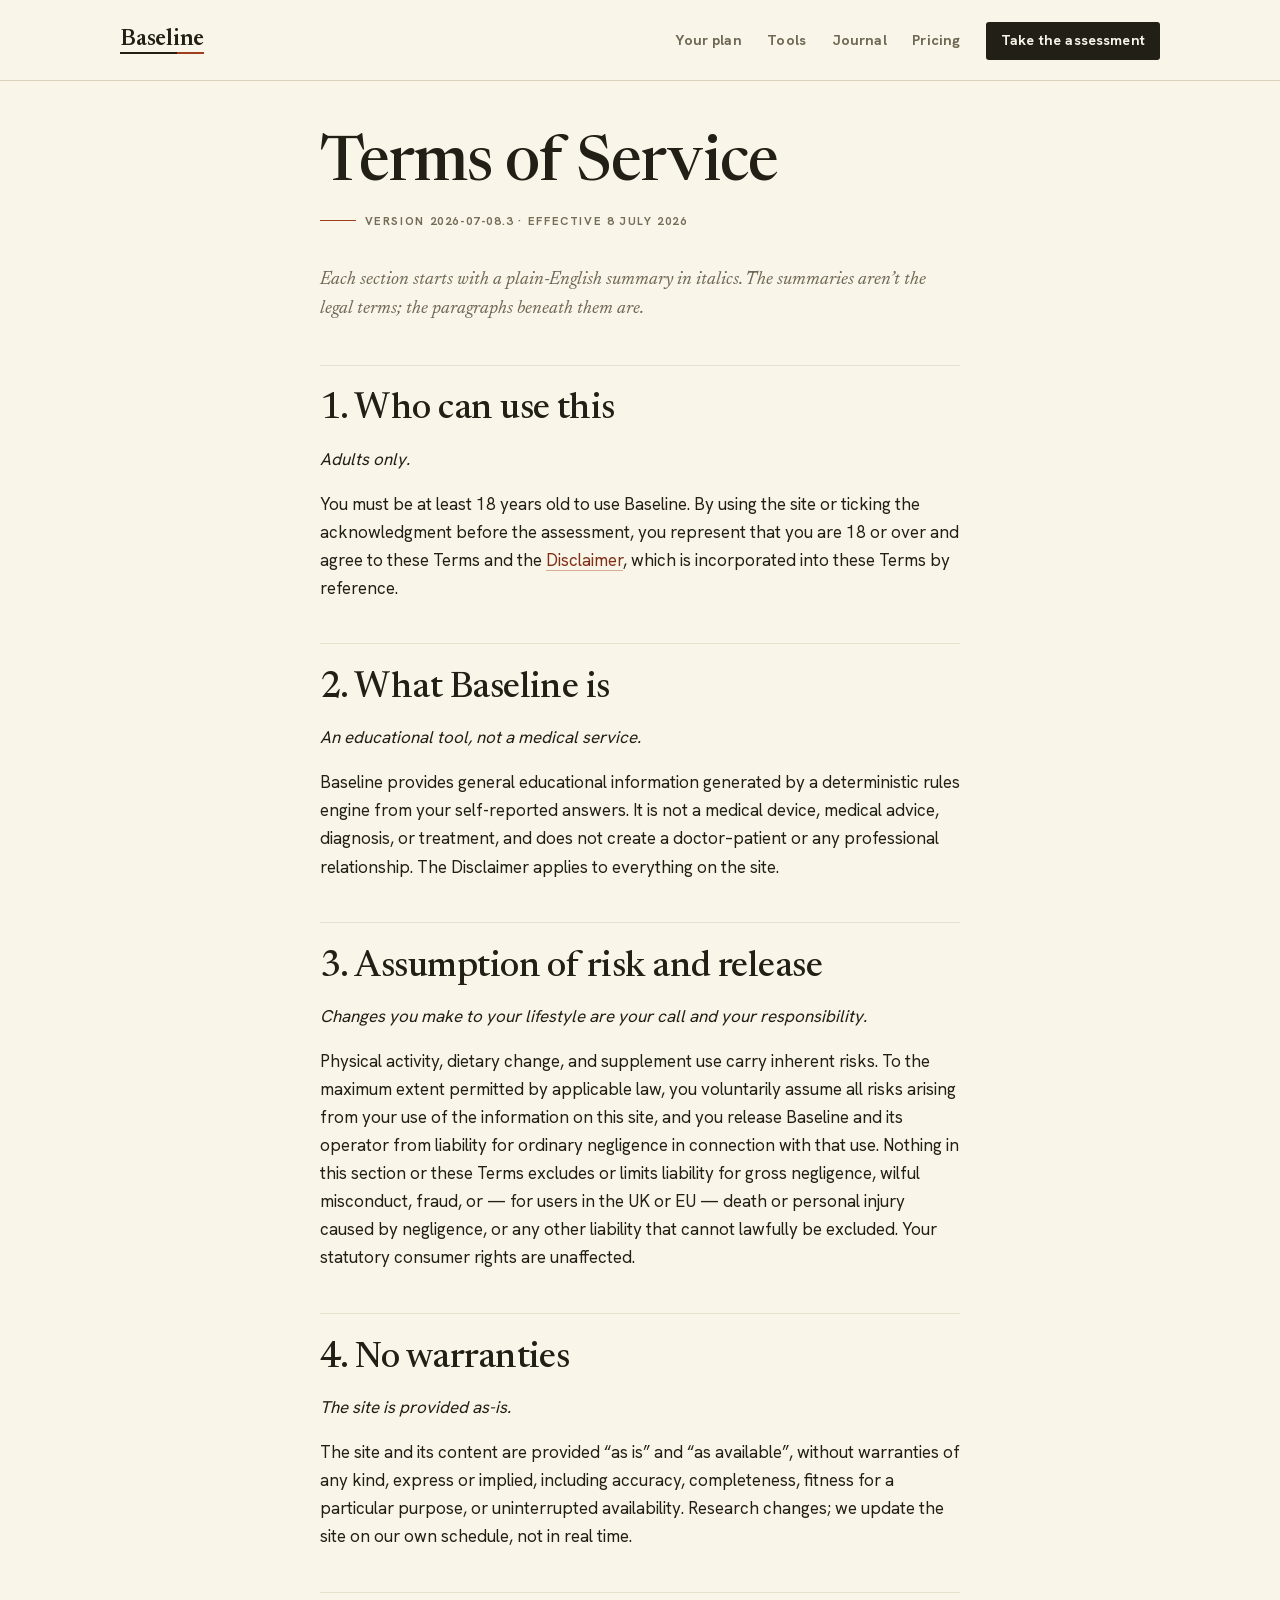
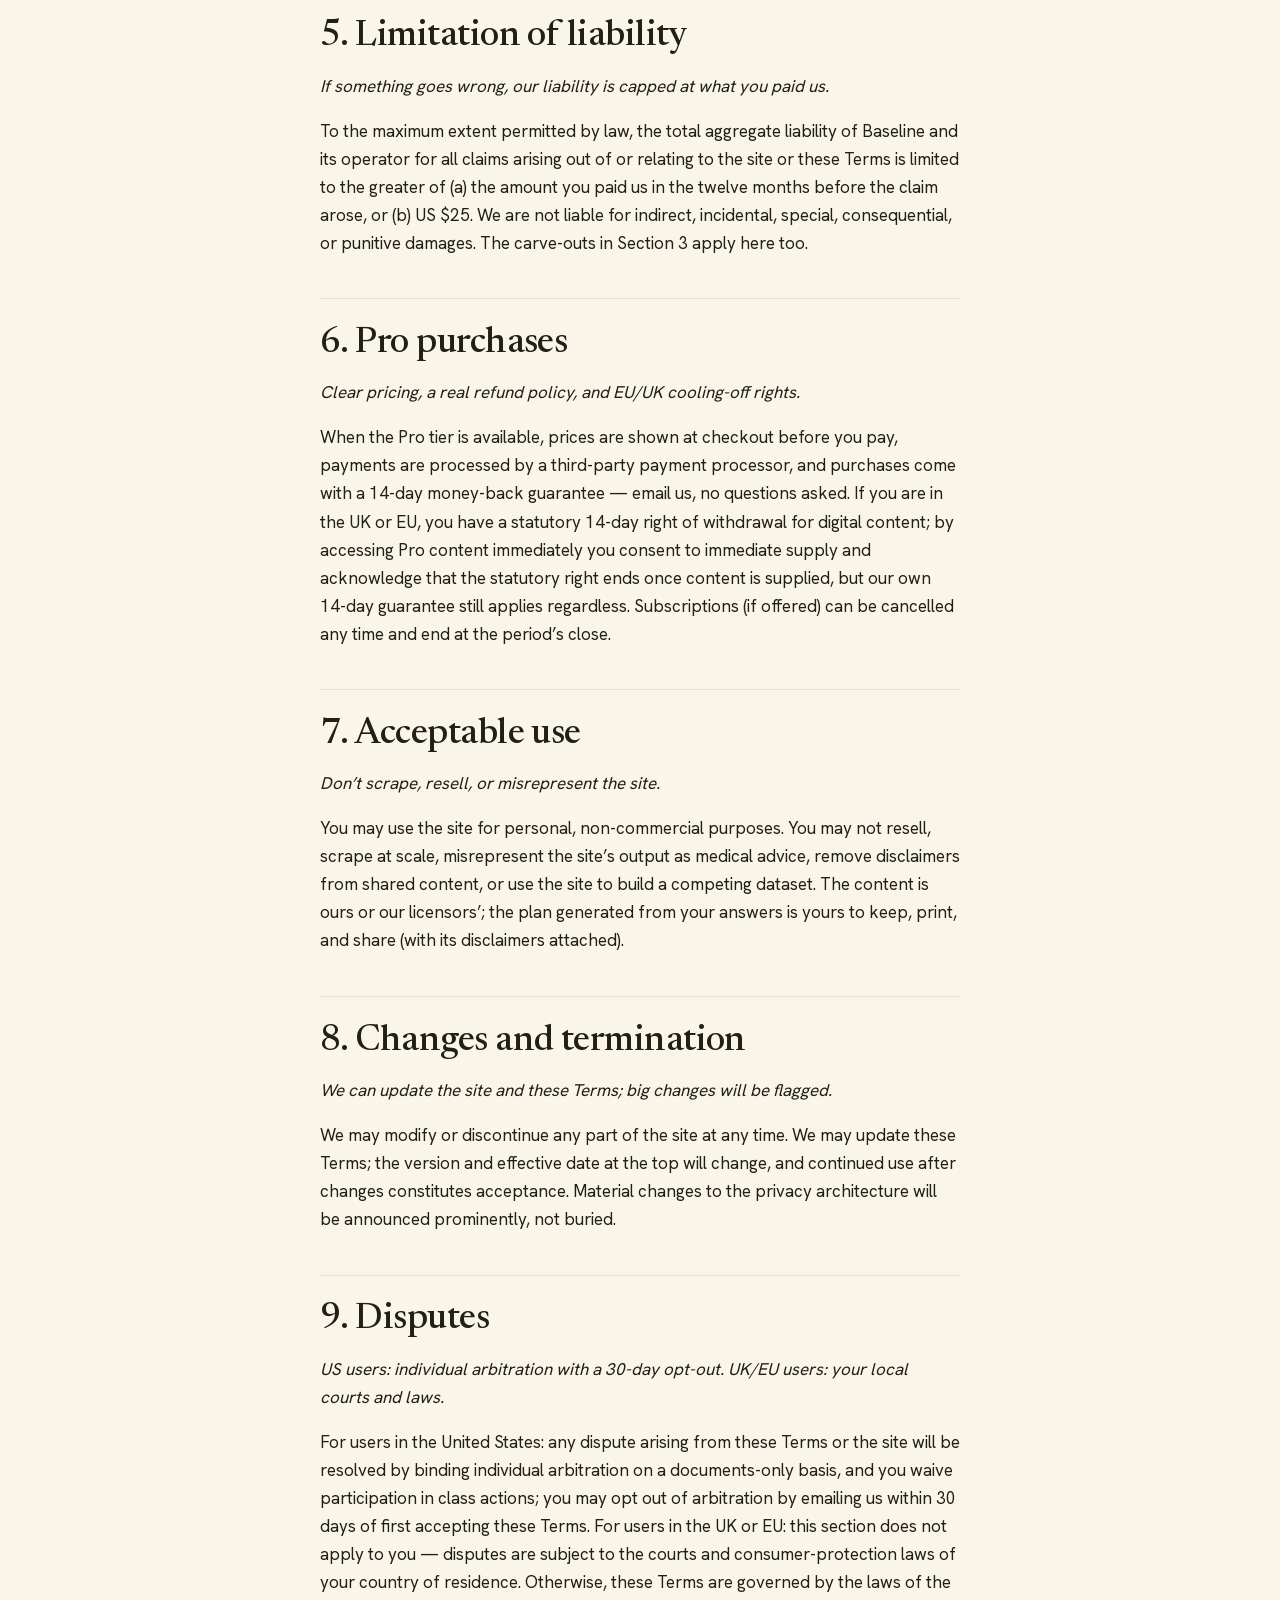
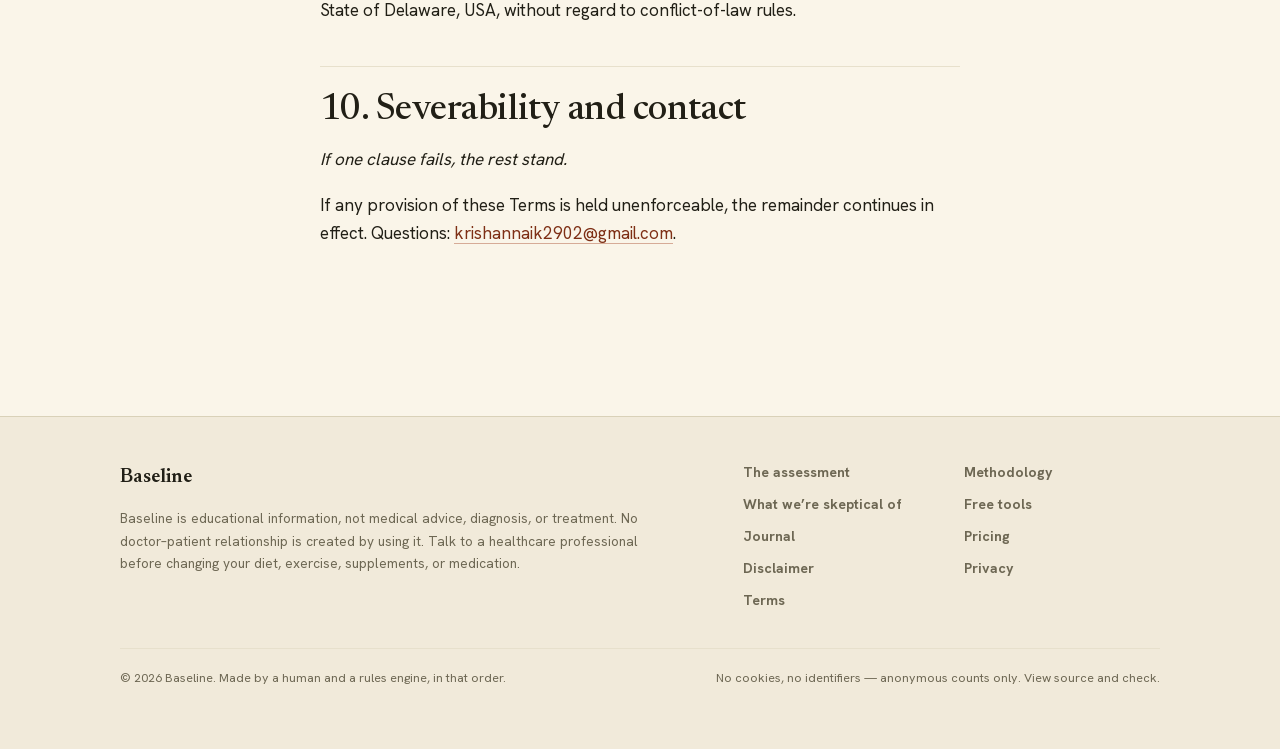
<file: terms.html>
<!DOCTYPE html>
<html lang="en">
<head>
  <meta charset="utf-8">
  <meta name="viewport" content="width=device-width, initial-scale=1">
  <title>Terms of Service — Baseline</title>
  <meta name="description" content="The terms for using Baseline, with plain-English summaries.">
  <link rel="stylesheet" href="css/styles.css">
  <link rel="icon" href="assets/favicon.svg" type="image/svg+xml">
</head>
<body>
  <header class="site-head">
    <div class="shell">
      <a class="wordmark" href="index.html">Baseline</a>
      <nav class="site-nav">
        <a href="plan.html">Your plan</a>
        <a href="tools/index.html">Tools</a>
        <a href="learn/index.html">Journal</a>
        <a href="pricing.html">Pricing</a>
        <a class="nav-cta" href="assessment.html">Take the assessment</a>
      </nav>
    </div>
  </header>

  <main class="prose">
    <h1>Terms of Service</h1>
    <p class="updated">Version 2026-07-08.3 · Effective 8 July 2026</p>
    <p class="dek">Each section starts with a plain-English summary in italics. The summaries aren’t the legal terms; the paragraphs beneath them are.</p>

    <h2>1. Who can use this</h2>
    <p><em>Adults only.</em></p>
    <p>You must be at least 18 years old to use Baseline. By using the site or ticking the acknowledgment before the assessment, you represent that you are 18 or over and agree to these Terms and the <a href="disclaimer.html">Disclaimer</a>, which is incorporated into these Terms by reference.</p>

    <h2>2. What Baseline is</h2>
    <p><em>An educational tool, not a medical service.</em></p>
    <p>Baseline provides general educational information generated by a deterministic rules engine from your self-reported answers. It is not a medical device, medical advice, diagnosis, or treatment, and does not create a doctor–patient or any professional relationship. The Disclaimer applies to everything on the site.</p>

    <h2>3. Assumption of risk and release</h2>
    <p><em>Changes you make to your lifestyle are your call and your responsibility.</em></p>
    <p>Physical activity, dietary change, and supplement use carry inherent risks. To the maximum extent permitted by applicable law, you voluntarily assume all risks arising from your use of the information on this site, and you release Baseline and its operator from liability for ordinary negligence in connection with that use. Nothing in this section or these Terms excludes or limits liability for gross negligence, wilful misconduct, fraud, or — for users in the UK or EU — death or personal injury caused by negligence, or any other liability that cannot lawfully be excluded. Your statutory consumer rights are unaffected.</p>

    <h2>4. No warranties</h2>
    <p><em>The site is provided as-is.</em></p>
    <p>The site and its content are provided “as is” and “as available”, without warranties of any kind, express or implied, including accuracy, completeness, fitness for a particular purpose, or uninterrupted availability. Research changes; we update the site on our own schedule, not in real time.</p>

    <h2>5. Limitation of liability</h2>
    <p><em>If something goes wrong, our liability is capped at what you paid us.</em></p>
    <p>To the maximum extent permitted by law, the total aggregate liability of Baseline and its operator for all claims arising out of or relating to the site or these Terms is limited to the greater of (a) the amount you paid us in the twelve months before the claim arose, or (b) US $25. We are not liable for indirect, incidental, special, consequential, or punitive damages. The carve-outs in Section 3 apply here too.</p>

    <h2>6. Pro purchases</h2>
    <p><em>Clear pricing, a real refund policy, and EU/UK cooling-off rights.</em></p>
    <p>When the Pro tier is available, prices are shown at checkout before you pay, payments are processed by a third-party payment processor, and purchases come with a 14-day money-back guarantee — email us, no questions asked. If you are in the UK or EU, you have a statutory 14-day right of withdrawal for digital content; by accessing Pro content immediately you consent to immediate supply and acknowledge that the statutory right ends once content is supplied, but our own 14-day guarantee still applies regardless. Subscriptions (if offered) can be cancelled any time and end at the period’s close.</p>

    <h2>7. Acceptable use</h2>
    <p><em>Don’t scrape, resell, or misrepresent the site.</em></p>
    <p>You may use the site for personal, non-commercial purposes. You may not resell, scrape at scale, misrepresent the site’s output as medical advice, remove disclaimers from shared content, or use the site to build a competing dataset. The content is ours or our licensors’; the plan generated from your answers is yours to keep, print, and share (with its disclaimers attached).</p>

    <h2>8. Changes and termination</h2>
    <p><em>We can update the site and these Terms; big changes will be flagged.</em></p>
    <p>We may modify or discontinue any part of the site at any time. We may update these Terms; the version and effective date at the top will change, and continued use after changes constitutes acceptance. Material changes to the privacy architecture will be announced prominently, not buried.</p>

    <h2>9. Disputes</h2>
    <p><em>US users: individual arbitration with a 30-day opt-out. UK/EU users: your local courts and laws.</em></p>
    <p>For users in the United States: any dispute arising from these Terms or the site will be resolved by binding individual arbitration on a documents-only basis, and you waive participation in class actions; you may opt out of arbitration by emailing us within 30 days of first accepting these Terms. For users in the UK or EU: this section does not apply to you — disputes are subject to the courts and consumer-protection laws of your country of residence. Otherwise, these Terms are governed by the laws of the State of Delaware, USA, without regard to conflict-of-law rules.</p>

    <h2>10. Severability and contact</h2>
    <p><em>If one clause fails, the rest stand.</em></p>
    <p>If any provision of these Terms is held unenforceable, the remainder continues in effect. Questions: <a href="mailto:krishannaik2902@gmail.com">krishannaik2902@gmail.com</a>.</p>
  </main>

  <footer class="site-foot">
    <div class="shell">
      <div class="foot-grid">
        <div>
          <p class="foot-brand">Baseline</p>
          <p class="foot-disclaimer">Baseline is educational information, not medical advice, diagnosis, or treatment. No doctor–patient relationship is created by using it. Talk to a healthcare professional before changing your diet, exercise, supplements, or medication.</p>
        </div>
        <nav class="foot-links">
          <a href="assessment.html">The assessment</a>
          <a href="methodology.html">Methodology</a>
          <a href="skeptics.html">What we’re skeptical of</a>
          <a href="tools/index.html">Free tools</a>
          <a href="learn/index.html">Journal</a>
          <a href="pricing.html">Pricing</a>
          <a href="disclaimer.html">Disclaimer</a>
          <a href="privacy.html">Privacy</a>
          <a href="terms.html">Terms</a>
        </nav>
      </div>
      <p class="foot-fine"><span>© 2026 Baseline. Made by a human and a rules engine, in that order.</span><span>No cookies, no identifiers — anonymous counts only. View source and check.</span></p>
    </div>
  </footer>
  <script src="js/config.js"></script>
  <script src="js/stats.js"></script>
</body>
</html>
</file>
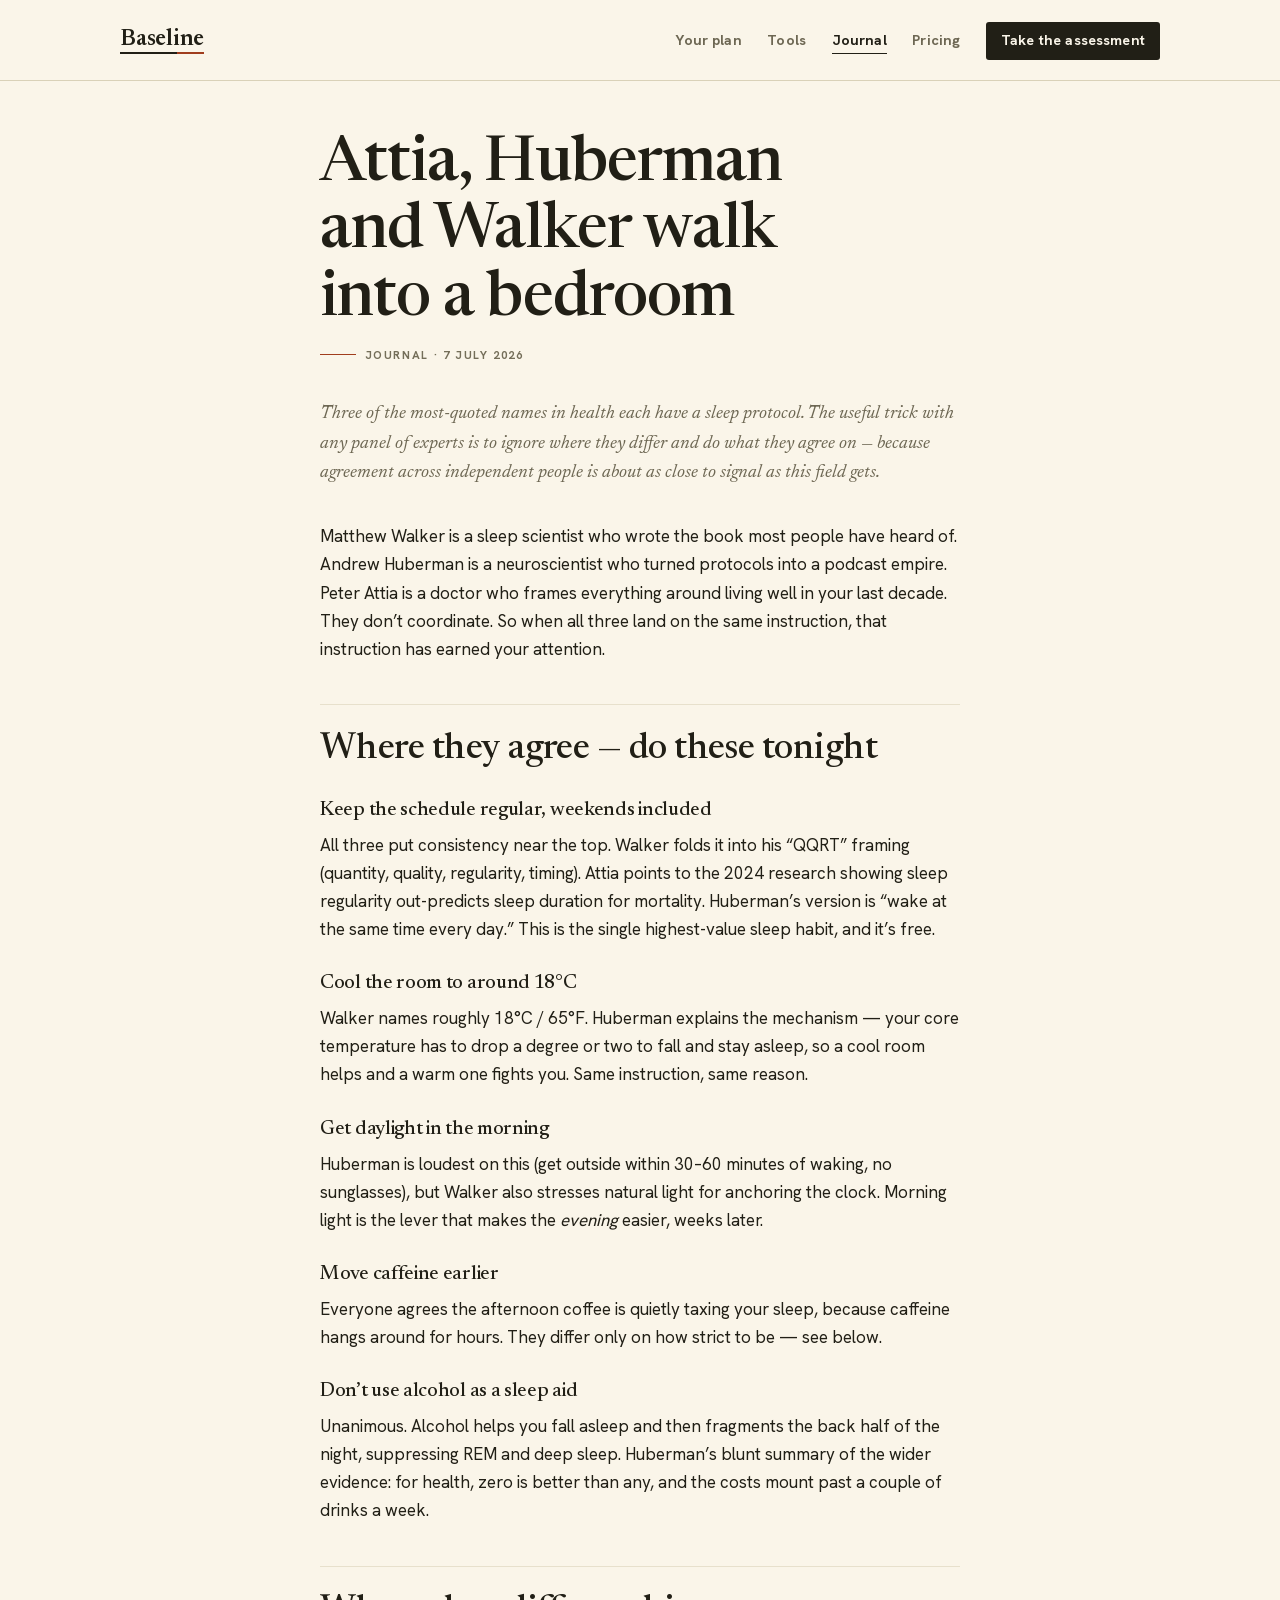
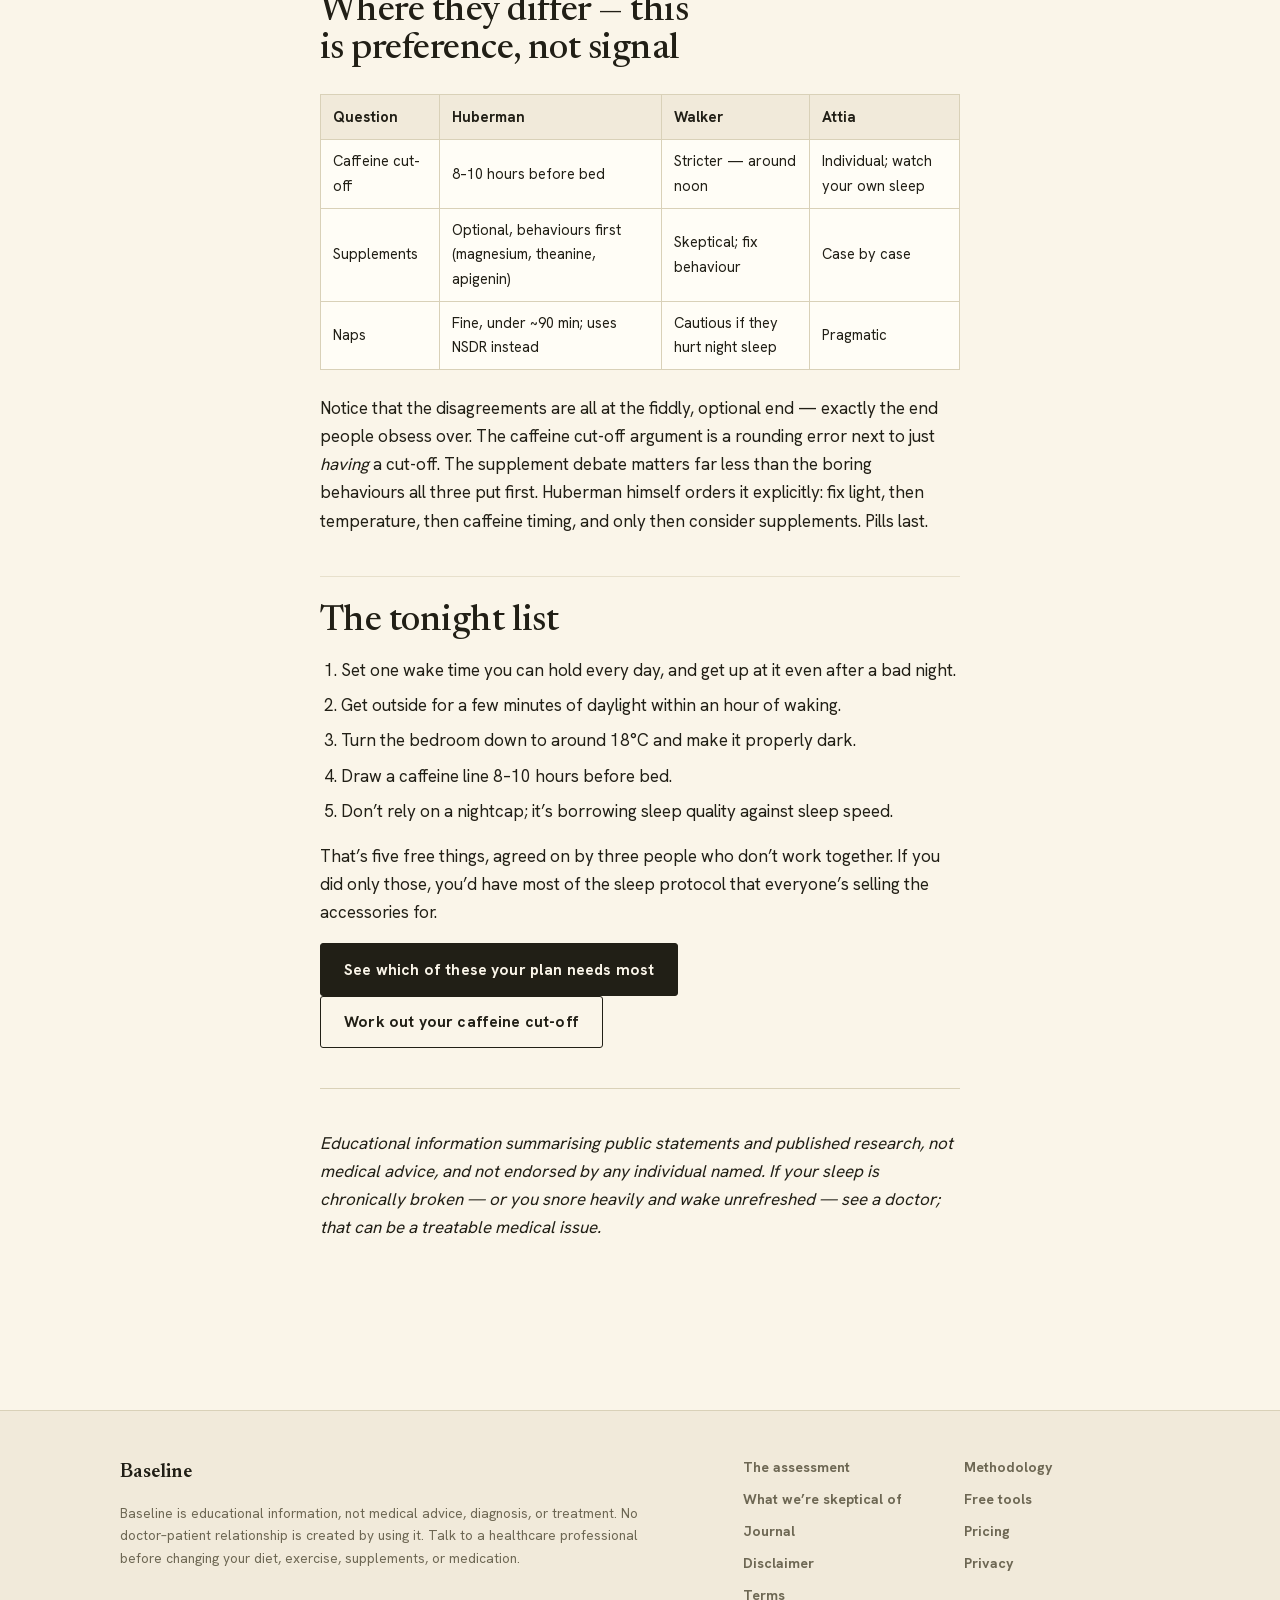
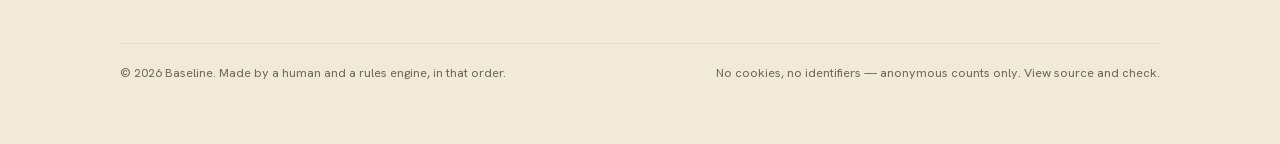
<file: learn/attia-vs-huberman-sleep.html>
<!DOCTYPE html>
<html lang="en">
<head>
  <meta charset="utf-8">
  <meta name="viewport" content="width=device-width, initial-scale=1">
  <link rel="canonical" href="https://knowyourbaseline.surge.sh/learn/attia-vs-huberman-sleep.html">
  <meta property="og:url" content="https://knowyourbaseline.surge.sh/learn/attia-vs-huberman-sleep.html">
  <title>Attia, Huberman and Walker on sleep — Baseline</title>
  <meta name="description" content="Three of the most-quoted names in health all have sleep advice. Where they agree is the part worth doing tonight.">
  <link rel="stylesheet" href="../css/styles.css">
  <link rel="icon" href="../assets/favicon.svg" type="image/svg+xml">
  <meta property="og:title" content="Attia, Huberman and Walker on sleep">
  <meta property="og:description" content="Three of the most-quoted names in health all have sleep advice. Where they agree is the part worth doing tonight.">
  <meta property="og:type" content="article">
</head>
<body>
  <header class="site-head">
    <div class="shell">
      <a class="wordmark" href="../index.html">Baseline</a>
      <nav class="site-nav">
        <a href="../plan.html">Your plan</a>
        <a href="../tools/index.html">Tools</a>
        <a href="index.html" aria-current="page">Journal</a>
        <a href="../pricing.html">Pricing</a>
        <a class="nav-cta" href="../assessment.html">Take the assessment</a>
      </nav>
    </div>
  </header>

  <main class="prose">
    <h1>Attia, Huberman and Walker walk into a bedroom</h1>
    <p class="updated">Journal · 7 July 2026</p>
    <p class="dek">Three of the most-quoted names in health each have a sleep protocol. The useful trick with any panel of experts is to ignore where they differ and do what they agree on — because agreement across independent people is about as close to signal as this field gets.</p>

    <p>Matthew Walker is a sleep scientist who wrote the book most people have heard of. Andrew Huberman is a neuroscientist who turned protocols into a podcast empire. Peter Attia is a doctor who frames everything around living well in your last decade. They don’t coordinate. So when all three land on the same instruction, that instruction has earned your attention.</p>

    <h2>Where they agree — do these tonight</h2>

    <h3>Keep the schedule regular, weekends included</h3>
    <p>All three put consistency near the top. Walker folds it into his “QQRT” framing (quantity, quality, regularity, timing). Attia points to the 2024 research showing sleep regularity out-predicts sleep duration for mortality. Huberman’s version is “wake at the same time every day.” This is the single highest-value sleep habit, and it’s free.</p>

    <h3>Cool the room to around 18°C</h3>
    <p>Walker names roughly 18°C / 65°F. Huberman explains the mechanism — your core temperature has to drop a degree or two to fall and stay asleep, so a cool room helps and a warm one fights you. Same instruction, same reason.</p>

    <h3>Get daylight in the morning</h3>
    <p>Huberman is loudest on this (get outside within 30–60 minutes of waking, no sunglasses), but Walker also stresses natural light for anchoring the clock. Morning light is the lever that makes the <em>evening</em> easier, weeks later.</p>

    <h3>Move caffeine earlier</h3>
    <p>Everyone agrees the afternoon coffee is quietly taxing your sleep, because caffeine hangs around for hours. They differ only on how strict to be — see below.</p>

    <h3>Don’t use alcohol as a sleep aid</h3>
    <p>Unanimous. Alcohol helps you fall asleep and then fragments the back half of the night, suppressing REM and deep sleep. Huberman’s blunt summary of the wider evidence: for health, zero is better than any, and the costs mount past a couple of drinks a week.</p>

    <h2>Where they differ — this is preference, not signal</h2>
    <table>
      <tr><th>Question</th><th>Huberman</th><th>Walker</th><th>Attia</th></tr>
      <tr><td>Caffeine cut-off</td><td>8–10 hours before bed</td><td>Stricter — around noon</td><td>Individual; watch your own sleep</td></tr>
      <tr><td>Supplements</td><td>Optional, behaviours first (magnesium, theanine, apigenin)</td><td>Skeptical; fix behaviour</td><td>Case by case</td></tr>
      <tr><td>Naps</td><td>Fine, under ~90 min; uses NSDR instead</td><td>Cautious if they hurt night sleep</td><td>Pragmatic</td></tr>
    </table>
    <p>Notice that the disagreements are all at the fiddly, optional end — exactly the end people obsess over. The caffeine cut-off argument is a rounding error next to just <em>having</em> a cut-off. The supplement debate matters far less than the boring behaviours all three put first. Huberman himself orders it explicitly: fix light, then temperature, then caffeine timing, and only then consider supplements. Pills last.</p>

    <h2>The tonight list</h2>
    <ol>
      <li>Set one wake time you can hold every day, and get up at it even after a bad night.</li>
      <li>Get outside for a few minutes of daylight within an hour of waking.</li>
      <li>Turn the bedroom down to around 18°C and make it properly dark.</li>
      <li>Draw a caffeine line 8–10 hours before bed.</li>
      <li>Don’t rely on a nightcap; it’s borrowing sleep quality against sleep speed.</li>
    </ol>
    <p>That’s five free things, agreed on by three people who don’t work together. If you did only those, you’d have most of the sleep protocol that everyone’s selling the accessories for.</p>

    <p><a class="btn btn-primary" href="../assessment.html">See which of these your plan needs most</a> &nbsp; <a class="btn" href="../tools/index.html">Work out your caffeine cut-off</a></p>

    <hr>
    <p><em>Educational information summarising public statements and published research, not medical advice, and not endorsed by any individual named. If your sleep is chronically broken — or you snore heavily and wake unrefreshed — see a doctor; that can be a treatable medical issue.</em></p>
  </main>

  <footer class="site-foot">
    <div class="shell">
      <div class="foot-grid">
        <div>
          <p class="foot-brand">Baseline</p>
          <p class="foot-disclaimer">Baseline is educational information, not medical advice, diagnosis, or treatment. No doctor–patient relationship is created by using it. Talk to a healthcare professional before changing your diet, exercise, supplements, or medication.</p>
        </div>
        <nav class="foot-links">
          <a href="../assessment.html">The assessment</a>
          <a href="../methodology.html">Methodology</a>
          <a href="../skeptics.html">What we’re skeptical of</a>
          <a href="../tools/index.html">Free tools</a>
          <a href="index.html" aria-current="page">Journal</a>
          <a href="../pricing.html">Pricing</a>
          <a href="../disclaimer.html">Disclaimer</a>
          <a href="../privacy.html">Privacy</a>
          <a href="../terms.html">Terms</a>
        </nav>
      </div>
      <p class="foot-fine"><span>© 2026 Baseline. Made by a human and a rules engine, in that order.</span><span>No cookies, no identifiers — anonymous counts only. View source and check.</span></p>
    </div>
  </footer>
  <script src="../js/config.js"></script>
  <script src="../js/stats.js"></script>
</body>
</html>
</file>
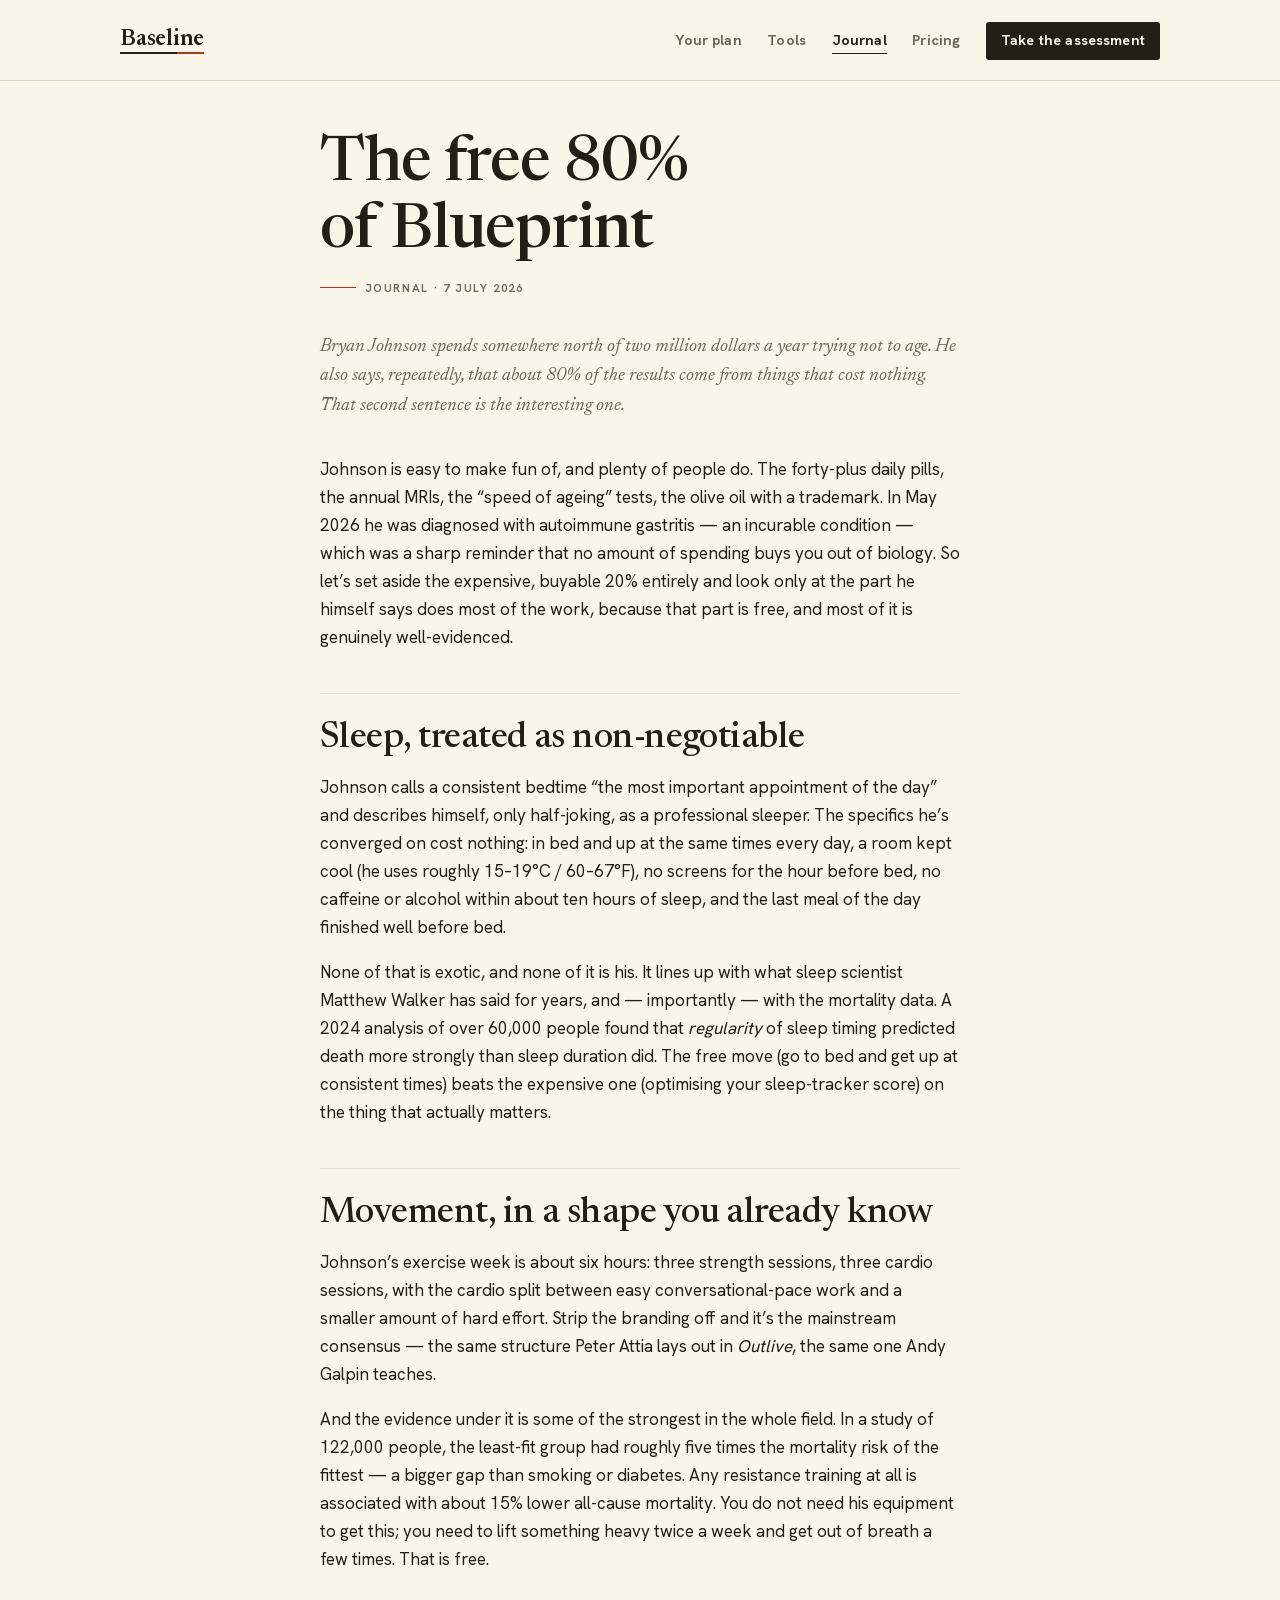
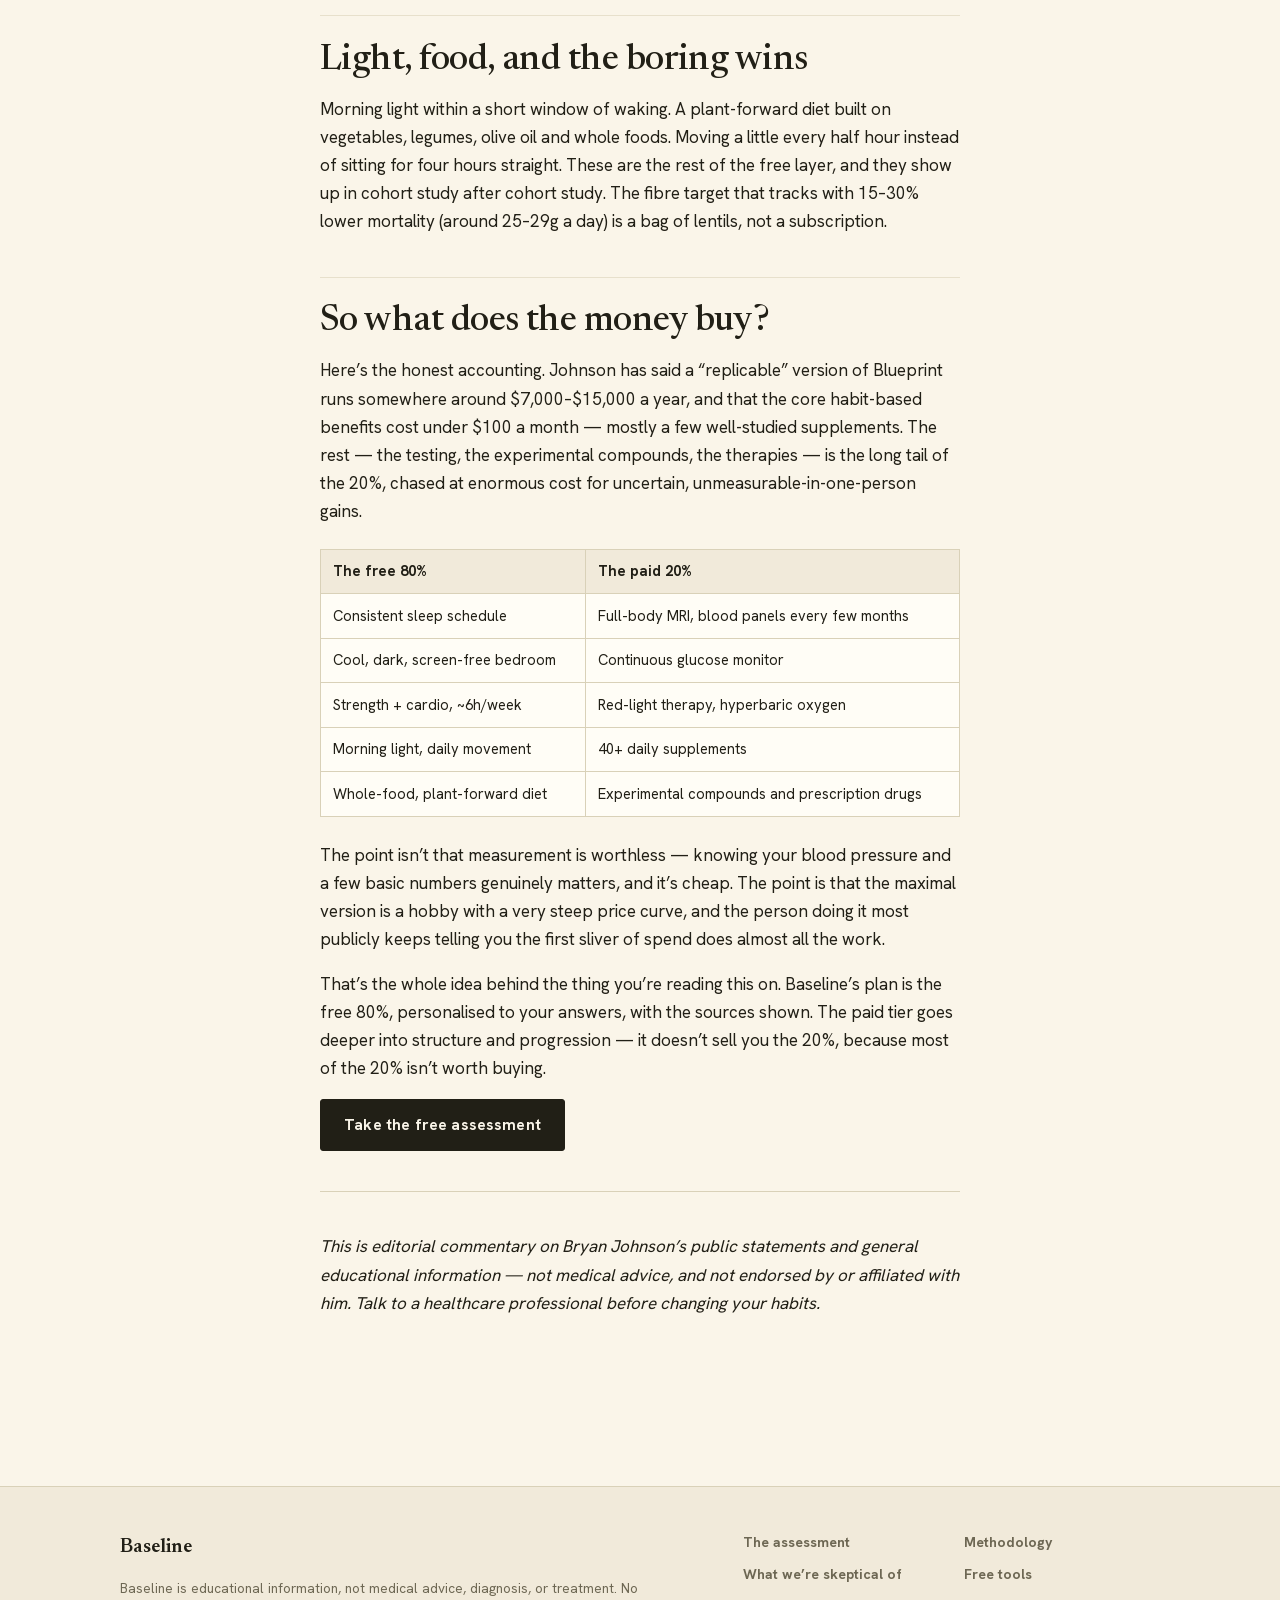
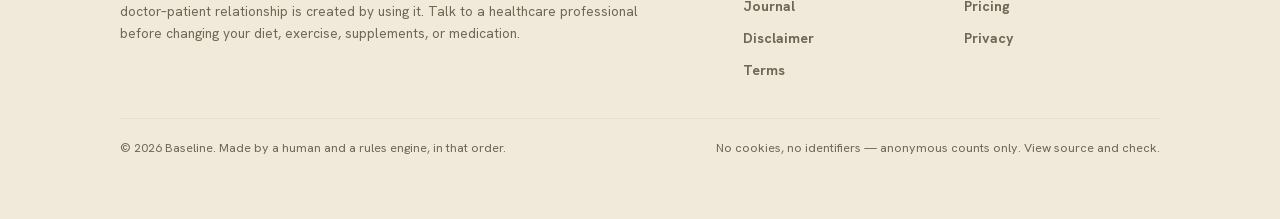
<file: learn/the-free-80-percent.html>
<!DOCTYPE html>
<html lang="en">
<head>
  <meta charset="utf-8">
  <meta name="viewport" content="width=device-width, initial-scale=1">
  <link rel="canonical" href="https://knowyourbaseline.surge.sh/learn/the-free-80-percent.html">
  <meta property="og:url" content="https://knowyourbaseline.surge.sh/learn/the-free-80-percent.html">
  <title>The free 80% of Blueprint — Baseline</title>
  <meta name="description" content="Bryan Johnson spends ~$2M a year on his body but says 80% of the results come from free basics. Here’s the free layer, with his actual numbers.">
  <link rel="stylesheet" href="../css/styles.css">
  <link rel="icon" href="../assets/favicon.svg" type="image/svg+xml">
  <meta property="og:title" content="The free 80% of Blueprint">
  <meta property="og:description" content="Bryan Johnson spends ~$2M a year on his body but says 80% of the results come from free basics. Here’s the free layer.">
  <meta property="og:type" content="article">
</head>
<body>
  <header class="site-head">
    <div class="shell">
      <a class="wordmark" href="../index.html">Baseline</a>
      <nav class="site-nav">
        <a href="../plan.html">Your plan</a>
        <a href="../tools/index.html">Tools</a>
        <a href="index.html" aria-current="page">Journal</a>
        <a href="../pricing.html">Pricing</a>
        <a class="nav-cta" href="../assessment.html">Take the assessment</a>
      </nav>
    </div>
  </header>

  <main class="prose">
    <h1>The free 80% of Blueprint</h1>
    <p class="updated">Journal · 7 July 2026</p>
    <p class="dek">Bryan Johnson spends somewhere north of two million dollars a year trying not to age. He also says, repeatedly, that about 80% of the results come from things that cost nothing. That second sentence is the interesting one.</p>

    <p>Johnson is easy to make fun of, and plenty of people do. The forty-plus daily pills, the annual MRIs, the “speed of ageing” tests, the olive oil with a trademark. In May 2026 he was diagnosed with autoimmune gastritis — an incurable condition — which was a sharp reminder that no amount of spending buys you out of biology. So let’s set aside the expensive, buyable 20% entirely and look only at the part he himself says does most of the work, because that part is free, and most of it is genuinely well-evidenced.</p>

    <h2>Sleep, treated as non-negotiable</h2>
    <p>Johnson calls a consistent bedtime “the most important appointment of the day” and describes himself, only half-joking, as a professional sleeper. The specifics he’s converged on cost nothing: in bed and up at the same times every day, a room kept cool (he uses roughly 15–19°C / 60–67°F), no screens for the hour before bed, no caffeine or alcohol within about ten hours of sleep, and the last meal of the day finished well before bed.</p>
    <p>None of that is exotic, and none of it is his. It lines up with what sleep scientist Matthew Walker has said for years, and — importantly — with the mortality data. A 2024 analysis of over 60,000 people found that <em>regularity</em> of sleep timing predicted death more strongly than sleep duration did. The free move (go to bed and get up at consistent times) beats the expensive one (optimising your sleep-tracker score) on the thing that actually matters.</p>

    <h2>Movement, in a shape you already know</h2>
    <p>Johnson’s exercise week is about six hours: three strength sessions, three cardio sessions, with the cardio split between easy conversational-pace work and a smaller amount of hard effort. Strip the branding off and it’s the mainstream consensus — the same structure Peter Attia lays out in <em>Outlive</em>, the same one Andy Galpin teaches.</p>
    <p>And the evidence under it is some of the strongest in the whole field. In a study of 122,000 people, the least-fit group had roughly five times the mortality risk of the fittest — a bigger gap than smoking or diabetes. Any resistance training at all is associated with about 15% lower all-cause mortality. You do not need his equipment to get this; you need to lift something heavy twice a week and get out of breath a few times. That is free.</p>

    <h2>Light, food, and the boring wins</h2>
    <p>Morning light within a short window of waking. A plant-forward diet built on vegetables, legumes, olive oil and whole foods. Moving a little every half hour instead of sitting for four hours straight. These are the rest of the free layer, and they show up in cohort study after cohort study. The fibre target that tracks with 15–30% lower mortality (around 25–29g a day) is a bag of lentils, not a subscription.</p>

    <h2>So what does the money buy?</h2>
    <p>Here’s the honest accounting. Johnson has said a “replicable” version of Blueprint runs somewhere around $7,000–$15,000 a year, and that the core habit-based benefits cost under $100 a month — mostly a few well-studied supplements. The rest — the testing, the experimental compounds, the therapies — is the long tail of the 20%, chased at enormous cost for uncertain, unmeasurable-in-one-person gains.</p>

    <table>
      <tr><th>The free 80%</th><th>The paid 20%</th></tr>
      <tr><td>Consistent sleep schedule</td><td>Full-body MRI, blood panels every few months</td></tr>
      <tr><td>Cool, dark, screen-free bedroom</td><td>Continuous glucose monitor</td></tr>
      <tr><td>Strength + cardio, ~6h/week</td><td>Red-light therapy, hyperbaric oxygen</td></tr>
      <tr><td>Morning light, daily movement</td><td>40+ daily supplements</td></tr>
      <tr><td>Whole-food, plant-forward diet</td><td>Experimental compounds and prescription drugs</td></tr>
    </table>

    <p>The point isn’t that measurement is worthless — knowing your blood pressure and a few basic numbers genuinely matters, and it’s cheap. The point is that the maximal version is a hobby with a very steep price curve, and the person doing it most publicly keeps telling you the first sliver of spend does almost all the work.</p>

    <p>That’s the whole idea behind the thing you’re reading this on. Baseline’s plan is the free 80%, personalised to your answers, with the sources shown. The paid tier goes deeper into structure and progression — it doesn’t sell you the 20%, because most of the 20% isn’t worth buying.</p>

    <p><a class="btn btn-primary" href="../assessment.html">Take the free assessment</a></p>

    <hr>
    <p><em>This is editorial commentary on Bryan Johnson’s public statements and general educational information — not medical advice, and not endorsed by or affiliated with him. Talk to a healthcare professional before changing your habits.</em></p>
  </main>

  <footer class="site-foot">
    <div class="shell">
      <div class="foot-grid">
        <div>
          <p class="foot-brand">Baseline</p>
          <p class="foot-disclaimer">Baseline is educational information, not medical advice, diagnosis, or treatment. No doctor–patient relationship is created by using it. Talk to a healthcare professional before changing your diet, exercise, supplements, or medication.</p>
        </div>
        <nav class="foot-links">
          <a href="../assessment.html">The assessment</a>
          <a href="../methodology.html">Methodology</a>
          <a href="../skeptics.html">What we’re skeptical of</a>
          <a href="../tools/index.html">Free tools</a>
          <a href="index.html" aria-current="page">Journal</a>
          <a href="../pricing.html">Pricing</a>
          <a href="../disclaimer.html">Disclaimer</a>
          <a href="../privacy.html">Privacy</a>
          <a href="../terms.html">Terms</a>
        </nav>
      </div>
      <p class="foot-fine"><span>© 2026 Baseline. Made by a human and a rules engine, in that order.</span><span>No cookies, no identifiers — anonymous counts only. View source and check.</span></p>
    </div>
  </footer>
  <script src="../js/config.js"></script>
  <script src="../js/stats.js"></script>
</body>
</html>
</file>
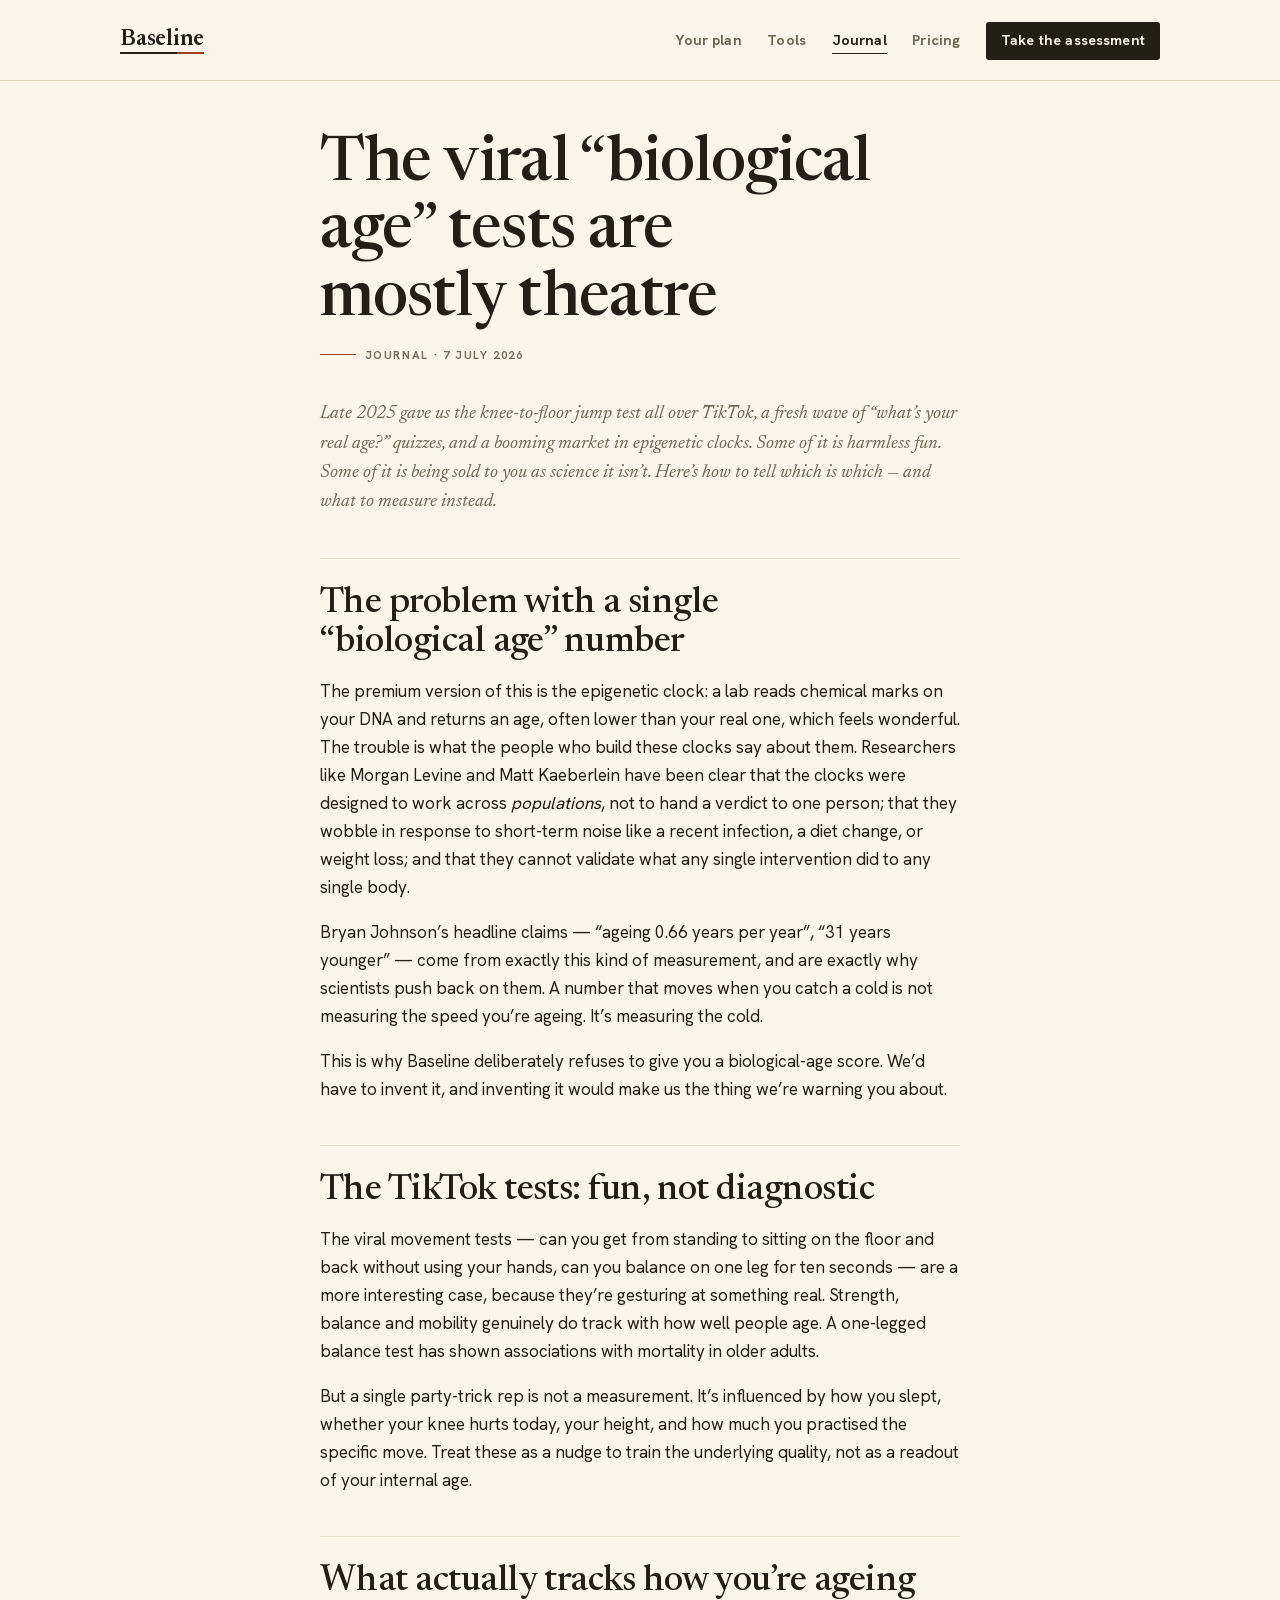
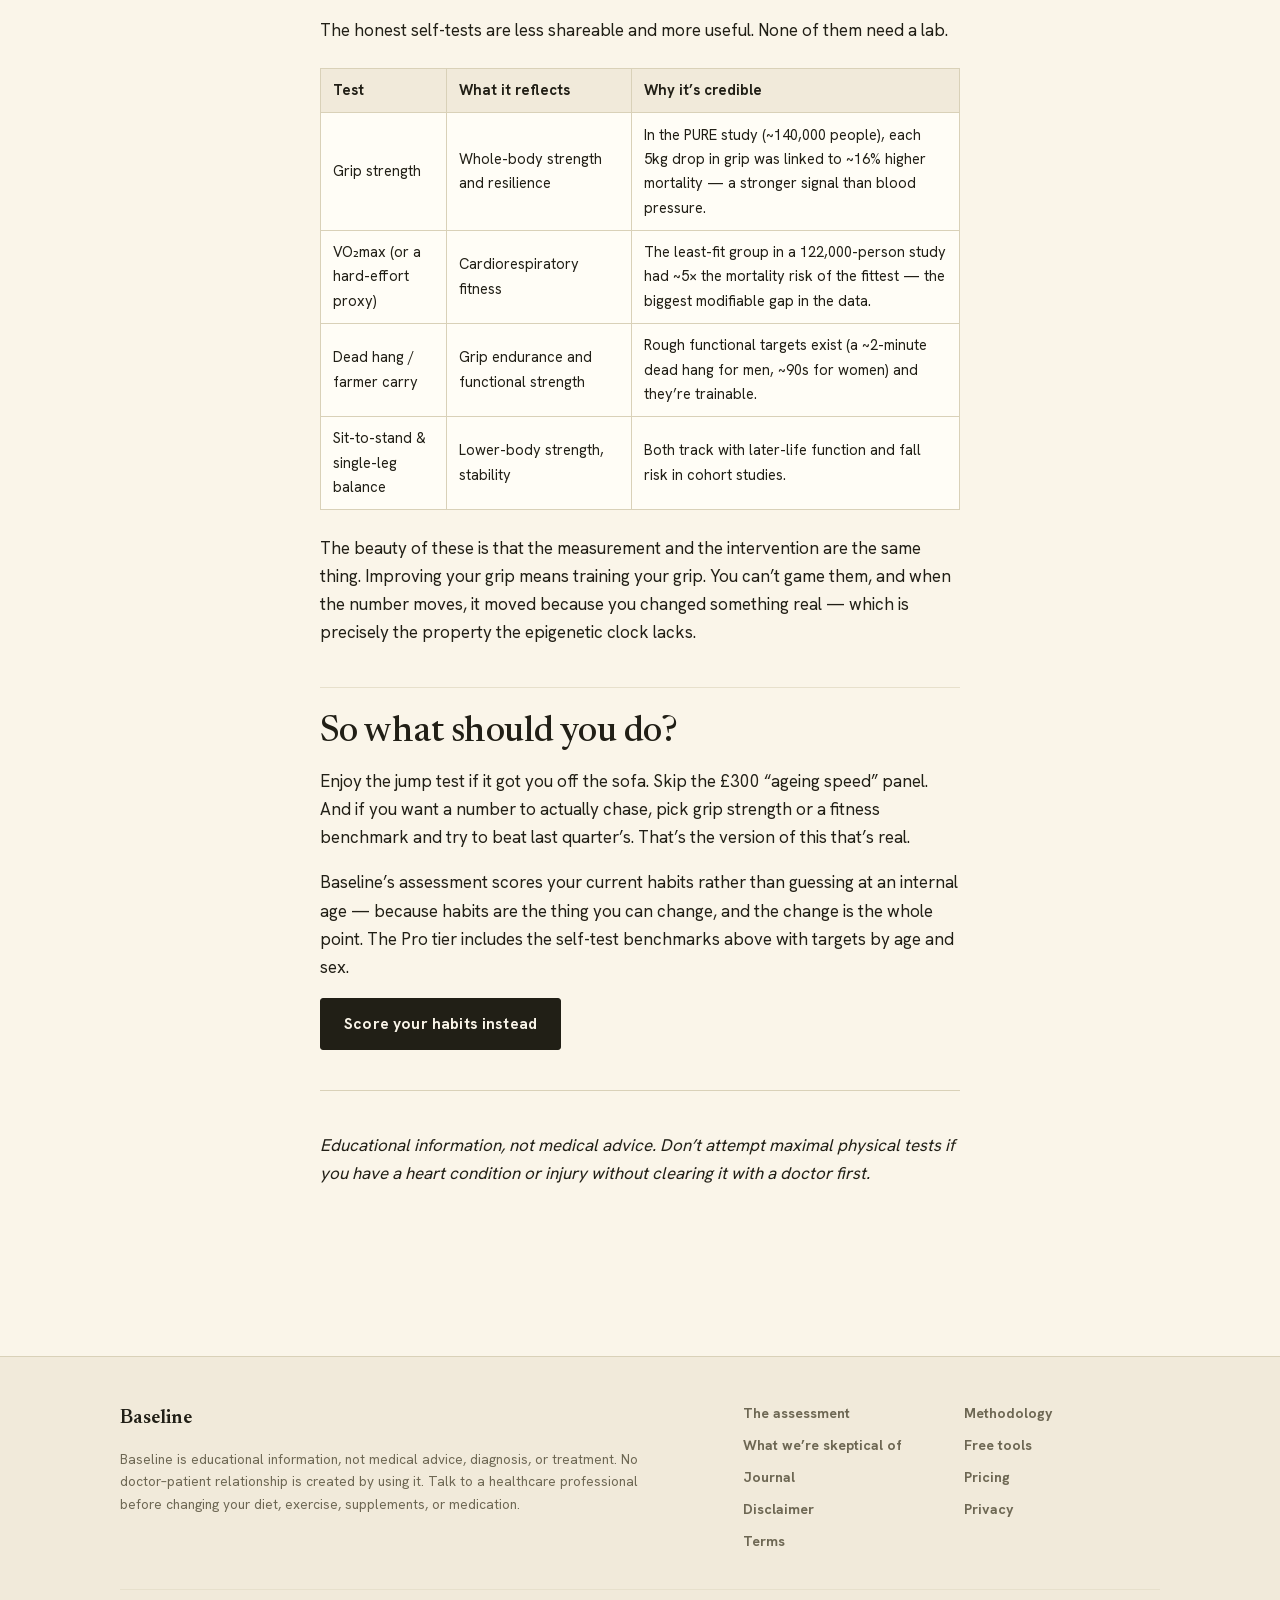
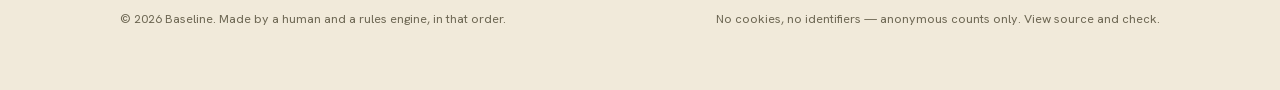
<file: learn/viral-bio-age-tests.html>
<!DOCTYPE html>
<html lang="en">
<head>
  <meta charset="utf-8">
  <meta name="viewport" content="width=device-width, initial-scale=1">
  <link rel="canonical" href="https://knowyourbaseline.surge.sh/learn/viral-bio-age-tests.html">
  <meta property="og:url" content="https://knowyourbaseline.surge.sh/learn/viral-bio-age-tests.html">
  <title>The viral “biological age” tests are mostly theatre — Baseline</title>
  <meta name="description" content="The knee-to-floor jump test, the online quizzes, the epigenetic clocks — what they actually measure, and the self-tests that do track how you’re ageing.">
  <link rel="stylesheet" href="../css/styles.css">
  <link rel="icon" href="../assets/favicon.svg" type="image/svg+xml">
  <meta property="og:title" content="The viral ‘biological age’ tests are mostly theatre">
  <meta property="og:description" content="What the viral bio-age tests actually measure — and the self-tests that genuinely track how you’re ageing.">
  <meta property="og:type" content="article">
</head>
<body>
  <header class="site-head">
    <div class="shell">
      <a class="wordmark" href="../index.html">Baseline</a>
      <nav class="site-nav">
        <a href="../plan.html">Your plan</a>
        <a href="../tools/index.html">Tools</a>
        <a href="index.html" aria-current="page">Journal</a>
        <a href="../pricing.html">Pricing</a>
        <a class="nav-cta" href="../assessment.html">Take the assessment</a>
      </nav>
    </div>
  </header>

  <main class="prose">
    <h1>The viral “biological age” tests are mostly theatre</h1>
    <p class="updated">Journal · 7 July 2026</p>
    <p class="dek">Late 2025 gave us the knee-to-floor jump test all over TikTok, a fresh wave of “what’s your real age?” quizzes, and a booming market in epigenetic clocks. Some of it is harmless fun. Some of it is being sold to you as science it isn’t. Here’s how to tell which is which — and what to measure instead.</p>

    <h2>The problem with a single “biological age” number</h2>
    <p>The premium version of this is the epigenetic clock: a lab reads chemical marks on your DNA and returns an age, often lower than your real one, which feels wonderful. The trouble is what the people who build these clocks say about them. Researchers like Morgan Levine and Matt Kaeberlein have been clear that the clocks were designed to work across <em>populations</em>, not to hand a verdict to one person; that they wobble in response to short-term noise like a recent infection, a diet change, or weight loss; and that they cannot validate what any single intervention did to any single body.</p>
    <p>Bryan Johnson’s headline claims — “ageing 0.66 years per year”, “31 years younger” — come from exactly this kind of measurement, and are exactly why scientists push back on them. A number that moves when you catch a cold is not measuring the speed you’re ageing. It’s measuring the cold.</p>
    <p>This is why Baseline deliberately refuses to give you a biological-age score. We’d have to invent it, and inventing it would make us the thing we’re warning you about.</p>

    <h2>The TikTok tests: fun, not diagnostic</h2>
    <p>The viral movement tests — can you get from standing to sitting on the floor and back without using your hands, can you balance on one leg for ten seconds — are a more interesting case, because they’re gesturing at something real. Strength, balance and mobility genuinely do track with how well people age. A one-legged balance test has shown associations with mortality in older adults.</p>
    <p>But a single party-trick rep is not a measurement. It’s influenced by how you slept, whether your knee hurts today, your height, and how much you practised the specific move. Treat these as a nudge to train the underlying quality, not as a readout of your internal age.</p>

    <h2>What actually tracks how you’re ageing</h2>
    <p>The honest self-tests are less shareable and more useful. None of them need a lab.</p>
    <table>
      <tr><th>Test</th><th>What it reflects</th><th>Why it’s credible</th></tr>
      <tr><td>Grip strength</td><td>Whole-body strength and resilience</td><td>In the PURE study (~140,000 people), each 5kg drop in grip was linked to ~16% higher mortality — a stronger signal than blood pressure.</td></tr>
      <tr><td>VO₂max (or a hard-effort proxy)</td><td>Cardiorespiratory fitness</td><td>The least-fit group in a 122,000-person study had ~5× the mortality risk of the fittest — the biggest modifiable gap in the data.</td></tr>
      <tr><td>Dead hang / farmer carry</td><td>Grip endurance and functional strength</td><td>Rough functional targets exist (a ~2-minute dead hang for men, ~90s for women) and they’re trainable.</td></tr>
      <tr><td>Sit-to-stand & single-leg balance</td><td>Lower-body strength, stability</td><td>Both track with later-life function and fall risk in cohort studies.</td></tr>
    </table>
    <p>The beauty of these is that the measurement and the intervention are the same thing. Improving your grip means training your grip. You can’t game them, and when the number moves, it moved because you changed something real — which is precisely the property the epigenetic clock lacks.</p>

    <h2>So what should you do?</h2>
    <p>Enjoy the jump test if it got you off the sofa. Skip the £300 “ageing speed” panel. And if you want a number to actually chase, pick grip strength or a fitness benchmark and try to beat last quarter’s. That’s the version of this that’s real.</p>
    <p>Baseline’s assessment scores your current habits rather than guessing at an internal age — because habits are the thing you can change, and the change is the whole point. The Pro tier includes the self-test benchmarks above with targets by age and sex.</p>

    <p><a class="btn btn-primary" href="../assessment.html">Score your habits instead</a></p>

    <hr>
    <p><em>Educational information, not medical advice. Don’t attempt maximal physical tests if you have a heart condition or injury without clearing it with a doctor first.</em></p>
  </main>

  <footer class="site-foot">
    <div class="shell">
      <div class="foot-grid">
        <div>
          <p class="foot-brand">Baseline</p>
          <p class="foot-disclaimer">Baseline is educational information, not medical advice, diagnosis, or treatment. No doctor–patient relationship is created by using it. Talk to a healthcare professional before changing your diet, exercise, supplements, or medication.</p>
        </div>
        <nav class="foot-links">
          <a href="../assessment.html">The assessment</a>
          <a href="../methodology.html">Methodology</a>
          <a href="../skeptics.html">What we’re skeptical of</a>
          <a href="../tools/index.html">Free tools</a>
          <a href="index.html" aria-current="page">Journal</a>
          <a href="../pricing.html">Pricing</a>
          <a href="../disclaimer.html">Disclaimer</a>
          <a href="../privacy.html">Privacy</a>
          <a href="../terms.html">Terms</a>
        </nav>
      </div>
      <p class="foot-fine"><span>© 2026 Baseline. Made by a human and a rules engine, in that order.</span><span>No cookies, no identifiers — anonymous counts only. View source and check.</span></p>
    </div>
  </footer>
  <script src="../js/config.js"></script>
  <script src="../js/stats.js"></script>
</body>
</html>
</file>
<file: css/styles.css>
/* Baseline — design system v2
 * Direction: protocol journal. Warm paper, ink, hairline rules, serif display,
 * one rust accent, one dark inverted band for rhythm. Type-led; the only
 * "graphics" are typographic and diagrammatic (bars, rulers, badges).
 * If it starts looking like a SaaS template, delete until it doesn't. */

@import url('../assets/fonts/fonts.css');

:root {
  --paper: #faf5e9;
  --paper-2: #f1eada;
  --card: #fffdf6;
  --ink: #211f16;
  --ink-2: #6d6753;
  --ink-3: #746e59;   /* 4.7:1 on paper — AA for small text */
  --ink-deep: #1c1a12;
  --paper-on-dark: #f1ecdc;
  --muted-on-dark: #b3ac93;
  --line: #d9d1b8;
  --line-soft: #e7e0cc;
  --line-strong: #948b6d; /* form-control borders: 3:1 non-text contrast */
  --accent: #a03d1d;
  --accent-deep: #7e2f15;
  --accent-on-dark: #d98a5f;
  --green: #2f5d3a;
  --ochre: #775e15;
  --plum: #66566f;
  --serif: 'Newsreader', 'Iowan Old Style', Georgia, serif;
  --sans: 'Hanken Grotesk', -apple-system, 'Helvetica Neue', Arial, sans-serif;
  --shell: 1120px;
  --prose: 44rem;
}

* { box-sizing: border-box; margin: 0; padding: 0; }
html { -webkit-text-size-adjust: 100%; scroll-behavior: smooth; }
body {
  font-family: var(--sans);
  font-size: 1.0625rem;
  line-height: 1.65;
  color: var(--ink);
  background: var(--paper);
}

h1, h2, h3 {
  font-family: var(--serif);
  font-optical-sizing: auto;
  font-weight: 500;
  line-height: 1.08;
  letter-spacing: -0.015em;
  text-wrap: balance;
}
h1 { font-size: clamp(2.3rem, 6vw, 3.9rem); }
h2 { font-size: clamp(1.6rem, 3.4vw, 2.25rem); }
h3 { font-size: 1.25rem; line-height: 1.3; }
h1 em, h2 em { font-style: italic; color: var(--accent-deep); }
p { margin: 0 0 1em; }

a {
  color: var(--accent-deep);
  text-decoration-thickness: 1px;
  text-decoration-color: color-mix(in srgb, var(--accent) 40%, transparent);
  text-underline-offset: 3.5px;
  transition: color 140ms ease, text-decoration-color 140ms ease;
}
a:hover { color: var(--accent); text-decoration-color: var(--accent); }
::selection { background: #ecd9a4; }
:focus-visible { outline: 2px solid var(--accent); outline-offset: 3px; border-radius: 1px; }

.shell { max-width: var(--shell); margin: 0 auto; padding: 0 clamp(1.25rem, 4vw, 2.5rem); }

/* ------------------------------------------------------------- kickers */
.kicker {
  font-size: 0.72rem; font-weight: 700;
  letter-spacing: 0.16em; text-transform: uppercase; color: var(--ink-2);
  display: flex; align-items: center; gap: 0.75em;
  margin-bottom: 1.1rem;
}
.kicker::before { content: ''; width: 2.25rem; height: 1px; background: var(--accent); flex: none; }
.kicker .no { color: var(--accent); }

/* -------------------------------------------------------------- header */
.site-head { border-bottom: 1px solid var(--line); background: var(--paper); }
.site-head .shell {
  display: flex; align-items: baseline; gap: 2rem; flex-wrap: wrap;
  padding-top: 1.35rem; padding-bottom: 1.25rem;
}
.wordmark {
  font-family: var(--serif); font-size: 1.45rem; font-weight: 600; color: var(--ink);
  text-decoration: none; letter-spacing: -0.01em; line-height: 1;
  padding-bottom: 3px;
  background-image: linear-gradient(to right, var(--ink) 0 68%, var(--accent) 68% 100%);
  background-repeat: no-repeat; background-size: 100% 2px; background-position: 0 100%;
}
.wordmark:hover { color: var(--ink); }
.site-nav { display: flex; gap: 1.6rem; align-items: baseline; margin-left: auto; flex-wrap: wrap; }
.site-nav a {
  font-size: 0.9rem; font-weight: 600; letter-spacing: 0.01em;
  color: var(--ink-2); text-decoration: none;
}
.site-nav a:hover { color: var(--ink); }
.site-nav a.nav-cta { color: var(--paper); background: var(--ink); padding: 0.45rem 0.95rem; border-radius: 3px; }
.site-nav a.nav-cta:hover { background: var(--accent-deep); }
.site-nav a[aria-current="page"] { color: var(--ink); box-shadow: 0 1px 0 var(--ink); }
@media (max-width: 640px) {
  .site-head .shell { gap: 0.75rem 1.25rem; padding-top: 1rem; padding-bottom: 1rem; }
  .site-nav { gap: 1.1rem; }
  .site-nav .nav-cta { display: none; } /* the hero button carries the action */
  .btn-big { font-size: 1rem; padding: 0.9rem 1.4rem; }
}

/* ---------------------------------------------------------------- hero */
.hero { padding: clamp(4rem, 9vw, 6.5rem) 0 clamp(3rem, 6vw, 4.5rem); }
.hero h1 { max-width: 13em; margin-bottom: 1.4rem; }
.hero .lede {
  font-size: clamp(1.1rem, 2vw, 1.25rem); line-height: 1.6; color: var(--ink-2);
  max-width: 33em; margin-bottom: 2.2rem;
}
.hero .lede strong { color: var(--ink); font-weight: 600; }
.hero-ctas { display: flex; gap: 1.4rem; align-items: center; flex-wrap: wrap; margin-bottom: 2.6rem; }
.hero-alt { font-size: 0.95rem; font-weight: 500; }
.hero-meta {
  display: flex; gap: 0.5rem 2.2rem; flex-wrap: wrap;
  border-top: 1px solid var(--line-soft); padding-top: 1.1rem;
  font-size: 0.8rem; font-weight: 700; letter-spacing: 0.1em; text-transform: uppercase; color: var(--ink-3);
}
.hero-meta b { color: var(--ink); font-weight: 700; }

.trust-strip { border-top: 1px solid var(--line); border-bottom: 1px solid var(--line); background: var(--paper-2); }
.trust-strip .shell {
  display: flex; gap: 0.6rem 2.2rem; flex-wrap: wrap; padding-top: 0.85rem; padding-bottom: 0.85rem;
  font-size: 0.83rem; font-weight: 700; letter-spacing: 0.02em; color: var(--ink-2);
}
.trust-strip span { white-space: nowrap; }
.trust-strip span::before { content: '— '; color: var(--accent); }

/* ------------------------------------------------------------ sections */
.sec { padding: clamp(3.2rem, 7vw, 5rem) 0 1rem; }
.sec + .sec { border-top: 1px solid var(--line-soft); margin-top: clamp(2.2rem, 5vw, 3.5rem); }
.sec h2 { max-width: 17em; margin-bottom: 1.1rem; }
.sec .sec-lede { max-width: var(--prose); color: var(--ink-2); font-size: 1.06rem; }
.sec .sec-lede strong { color: var(--ink); }
.two-col { display: grid; grid-template-columns: minmax(0, 1.05fr) minmax(0, 1fr); gap: clamp(2rem, 5vw, 4rem); align-items: start; }
@media (max-width: 820px) { .two-col { grid-template-columns: 1fr; } }

/* numbered editorial steps */
.steps { list-style: none; margin: 2rem 0 0.5rem; display: grid; gap: 1.4rem; max-width: 34rem; }
.steps li { display: grid; grid-template-columns: 3.2rem 1fr; gap: 1.1rem; align-items: baseline; }
.steps .step-no {
  font-family: var(--serif); font-size: 2rem; font-weight: 400; font-style: italic;
  color: var(--accent-deep); line-height: 1;
  border-top: 1px solid var(--line); padding-top: 0.35rem;
}
.steps p { margin: 0; font-size: 0.99rem; color: var(--ink-2); }
.steps p strong { color: var(--ink); font-weight: 700; }

/* specimen figure: a worked example of the plan, annotated */
.specimen {
  border: 1px solid var(--line); background: var(--card);
  padding: 1.7rem 1.6rem 1.35rem; position: relative;
  box-shadow: 0 1px 0 var(--line-soft), 0 12px 32px -24px rgba(33, 31, 22, 0.35);
}
.specimen::before {
  content: 'Worked example'; position: absolute; top: -0.7rem; left: 1.25rem;
  font-size: 0.66rem; font-weight: 700; letter-spacing: 0.14em; text-transform: uppercase;
  color: var(--accent-deep); background: var(--paper); border: 1px solid var(--line);
  padding: 0.2rem 0.6rem; border-radius: 2px;
}
.specimen figcaption {
  font-size: 0.82rem; color: var(--ink-2); border-top: 1px dashed var(--line);
  margin-top: 1.3rem; padding-top: 0.8rem; font-style: italic; font-family: var(--serif);
}
.specimen .score-line { font-family: var(--serif); font-size: 1.1rem; margin-bottom: 1.1rem; }
.specimen .score-line b { font-size: 1.9rem; font-weight: 600; letter-spacing: -0.02em; }
.specimen .score-line .of { color: var(--ink-3); }

/* ---------------------------------------------------------- domain bars */
.domain-bars { display: grid; gap: 0.6rem; max-width: 34rem; }
.domain-row { display: grid; grid-template-columns: 9.5rem 1fr 2.4rem; align-items: center; gap: 0.9rem; }
.domain-label { font-size: 0.87rem; font-weight: 600; letter-spacing: 0.01em; }
.domain-track {
  height: 8px; background: var(--paper-2);
  border: 1px solid var(--line); border-radius: 99px; overflow: hidden;
}
.domain-fill { height: 100%; background: var(--ink); border-radius: 99px; transition: width 700ms cubic-bezier(0.22, 1, 0.36, 1); }
.domain-row.is-weak .domain-fill { background: var(--accent-deep); }
.domain-score { font-family: var(--serif); font-variant-numeric: tabular-nums; font-size: 1rem; text-align: right; }

/* --------------------------------------------------------------- badges */
.badge {
  display: inline-block; font-size: 0.66rem; font-weight: 700; letter-spacing: 0.11em;
  text-transform: uppercase; padding: 0.22rem 0.55rem; border: 1px solid;
  border-radius: 2px; background: var(--paper);
}
.badge-strong { color: var(--green); border-color: color-mix(in srgb, var(--green) 40%, transparent); background: color-mix(in srgb, var(--green) 6%, var(--paper)); }
.badge-moderate { color: var(--ochre); border-color: color-mix(in srgb, var(--ochre) 45%, transparent); background: color-mix(in srgb, var(--ochre) 7%, var(--paper)); }
.badge-emerging { color: var(--plum); border-color: color-mix(in srgb, var(--plum) 45%, transparent); background: color-mix(in srgb, var(--plum) 7%, var(--paper)); }

/* ---------------------------------------------------------- source index */
.source-index {
  columns: 2; column-gap: 3rem; max-width: 52rem; margin: 1.8rem 0 0.6rem;
  font-size: 0.95rem;
}
.source-index div {
  break-inside: avoid; padding: 0.55rem 0; border-top: 1px solid var(--line-soft);
  display: flex; justify-content: space-between; gap: 1rem; align-items: baseline;
}
.source-index b { font-weight: 700; }
.source-index span { color: var(--ink-3); font-size: 0.84rem; text-align: right; flex: none; }
@media (max-width: 640px) { .source-index { columns: 1; } }

/* ---------------------------------------------------------- skeptic chips */
.skeptic-list {
  display: flex; flex-wrap: wrap; gap: 0.6rem; margin: 1.8rem 0 1.2rem; max-width: 46rem;
  list-style: none;
}
.skeptic-list li a {
  display: inline-block; font-size: 0.92rem; font-weight: 600; color: var(--ink-2);
  text-decoration: none; border: 1px solid var(--line); border-radius: 999px;
  padding: 0.42rem 1rem 0.42rem 0.85rem; background: var(--card);
  transition: border-color 140ms ease, color 140ms ease;
}
.skeptic-list li a::before { content: '✕'; color: var(--accent); font-size: 0.75em; margin-right: 0.55em; }
.skeptic-list li a:hover { border-color: var(--accent-deep); color: var(--ink); }

/* ------------------------------------------------------------ dark band */
.band-dark { background: var(--ink-deep); color: var(--paper-on-dark); margin-top: clamp(2.5rem, 6vw, 4rem); }
.band-dark .shell { padding-top: clamp(3.5rem, 8vw, 5.5rem); padding-bottom: clamp(3.5rem, 8vw, 5.5rem); }
.band-dark .kicker { color: var(--muted-on-dark); }
.band-dark .kicker::before { background: var(--accent-on-dark); }
.band-dark h2 { color: var(--paper-on-dark); max-width: 15em; font-size: clamp(1.9rem, 4.5vw, 3rem); }
.band-dark h2 em { color: var(--accent-on-dark); }
.band-dark p { color: var(--muted-on-dark); max-width: 38em; font-size: 1.06rem; }
.band-dark a { color: var(--paper-on-dark); text-decoration-color: color-mix(in srgb, var(--accent-on-dark) 55%, transparent); }
.band-dark a:hover { color: var(--accent-on-dark); }
.band-dark .dark-points { display: grid; grid-template-columns: repeat(3, 1fr); gap: 2rem; margin-top: 2.6rem; }
.band-dark .dark-points div { border-top: 1px solid rgba(241, 236, 220, 0.18); padding-top: 1rem; }
.band-dark .dark-points b { display: block; font-family: var(--serif); font-size: 1.15rem; font-weight: 500; color: var(--paper-on-dark); margin-bottom: 0.35rem; }
.band-dark .dark-points p { font-size: 0.92rem; margin: 0; }
@media (max-width: 720px) { .band-dark .dark-points { grid-template-columns: 1fr; gap: 1.2rem; } }

/* ------------------------------------------------------------ tier cards */
.tiers { display: grid; grid-template-columns: 1fr 1fr; gap: 1.4rem; margin: 2.2rem 0 1rem; max-width: 56rem; }
@media (max-width: 720px) { .tiers { grid-template-columns: 1fr; } }
.tier { border: 1px solid var(--line); background: var(--card); padding: 1.8rem 1.7rem 1.6rem; position: relative; }
.tier-pro { border-color: var(--ink); box-shadow: 0 1px 0 var(--line-soft), 0 16px 40px -30px rgba(33, 31, 22, 0.4); }
.tier .tier-name {
  font-size: 0.72rem; font-weight: 700; letter-spacing: 0.16em; text-transform: uppercase;
  color: var(--ink-2); margin-bottom: 0.7rem;
}
.tier .tier-price { font-family: var(--serif); font-size: 2.2rem; font-weight: 600; letter-spacing: -0.02em; line-height: 1; margin-bottom: 0.3rem; }
.tier .tier-price small { font-family: var(--sans); font-size: 0.85rem; font-weight: 600; color: var(--ink-3); letter-spacing: 0; }
.tier .tier-note { font-size: 0.88rem; color: var(--ink-2); margin-bottom: 1.1rem; }
.tier ul { list-style: none; margin: 0 0 0.4rem; display: grid; gap: 0.5rem; font-size: 0.94rem; }
.tier li { padding-left: 1.4rem; position: relative; color: var(--ink-2); }
.tier li::before { content: '—'; position: absolute; left: 0; color: var(--accent); }
.tier li strong { color: var(--ink); font-weight: 600; }

/* ------------------------------------------------------------- buttons */
.btn {
  display: inline-block; font-family: var(--sans); font-size: 0.97rem; font-weight: 700;
  letter-spacing: 0.01em; padding: 0.78rem 1.45rem; border: 1px solid var(--ink);
  border-radius: 3px; background: transparent; color: var(--ink); text-align: center;
  text-decoration: none; cursor: pointer;
  transition: background 150ms ease, color 150ms ease, border-color 150ms ease, transform 150ms ease;
}
.btn:hover { background: var(--ink); color: var(--paper); }
.btn:active { transform: translateY(1px); }
.btn-primary { background: var(--ink); color: var(--paper); border-color: var(--ink); }
.btn-primary:hover { background: var(--accent-deep); border-color: var(--accent-deep); color: var(--paper); }
.btn-primary:disabled {
  background: var(--paper-2); color: var(--ink-2); border-color: var(--line);
  cursor: not-allowed;
}
.btn-primary:disabled:hover { background: var(--paper-2); color: var(--ink-2); border-color: var(--line); }
.btn-big { font-size: 1.06rem; padding: 0.95rem 1.8rem; }
.btn-quiet { border-color: transparent; color: var(--ink-2); font-weight: 500; }
.btn-quiet:hover { background: transparent; color: var(--accent-deep); }

/* -------------------------------------------------------------- footer */
.site-foot { border-top: 1px solid var(--line); margin-top: clamp(3.5rem, 8vw, 5.5rem); background: var(--paper-2); }
.site-foot .shell { padding-top: 2.8rem; padding-bottom: 3rem; }
.foot-grid { display: grid; grid-template-columns: 1.4fr 1fr; gap: 2.5rem; align-items: start; }
@media (max-width: 720px) { .foot-grid { grid-template-columns: 1fr; } }
.foot-brand { font-family: var(--serif); font-size: 1.25rem; font-weight: 600; margin-bottom: 0.8rem; }
.foot-disclaimer { font-size: 0.85rem; color: var(--ink-2); max-width: 34rem; }
.foot-links { display: grid; grid-template-columns: 1fr 1fr; gap: 0.55rem 1.5rem; font-size: 0.88rem; margin: 0; }
.foot-links a { color: var(--ink-2); text-decoration: none; font-weight: 600; }
.foot-links a:hover { color: var(--accent-deep); }
.foot-fine {
  font-size: 0.78rem; color: var(--ink-2); margin-top: 2.2rem; padding-top: 1.2rem;
  border-top: 1px solid var(--line-soft);
  display: flex; justify-content: space-between; gap: 1rem; flex-wrap: wrap;
}

::placeholder { color: var(--ink-3); opacity: 1; }

/* ----------------------------------------------------------- assessment */
.assess-shell { max-width: 41rem; margin: 0 auto; padding: 3.2rem clamp(1.25rem, 4vw, 2rem) 5rem; }
.consent h1 { margin-bottom: 1.5rem; }
.consent-kicker {
  font-size: 0.72rem; font-weight: 700; letter-spacing: 0.16em; text-transform: uppercase;
  color: var(--ink-2); margin-bottom: 1rem; display: flex; align-items: center; gap: 0.75em;
}
.consent-kicker::before { content: ''; width: 2.25rem; height: 1px; background: var(--accent); }
.consent-points { margin: 0 0 1.8rem 1.2rem; display: grid; gap: 1rem; }
.consent-points li { color: var(--ink-2); }
.consent-points strong { color: var(--ink); }
.consent-check {
  display: flex; gap: 0.8rem; align-items: flex-start; font-size: 0.95rem;
  margin-bottom: 1.7rem; padding: 1.05rem 1.1rem; border: 1px solid var(--line);
  background: var(--card); border-radius: 3px;
}
.consent-check input {
  appearance: none; -webkit-appearance: none;
  margin-top: 0.28rem; width: 1.1rem; height: 1.1rem; flex: none; cursor: pointer;
  border: 1px solid var(--line-strong); border-radius: 2px; background: var(--paper);
}
.consent-check input:checked {
  background: var(--accent-deep) url('data:image/svg+xml;utf8,<svg xmlns="http://www.w3.org/2000/svg" viewBox="0 0 16 16"><path d="M3.5 8.5l3 3 6-7" fill="none" stroke="%23faf5e9" stroke-width="2.2"/></svg>') center/80% no-repeat;
  border-color: var(--accent-deep);
}

.q-progress { height: 2px; background: var(--paper-2); margin-bottom: 2rem; border-radius: 99px; overflow: hidden; }
.q-progress-bar { height: 100%; background: var(--accent); transition: width 260ms ease; }
.q-count {
  font-size: 0.72rem; font-weight: 700; letter-spacing: 0.15em; text-transform: uppercase;
  color: var(--ink-3); margin-bottom: 0.9rem;
  display: flex; align-items: center; gap: 0.75em;
}
.q-count .q-domain { color: var(--accent-deep); }
.q-count .q-sep { color: var(--line); }
.q-text { font-size: clamp(1.5rem, 3.6vw, 2.05rem); margin-bottom: 0.7rem; }
.q-help { color: var(--ink-2); font-size: 0.97rem; margin-bottom: 1.2rem; font-style: italic; font-family: var(--serif); }
.q-options { display: grid; gap: 0.6rem; margin: 1.6rem 0; }
.q-opt {
  display: flex; gap: 0.95rem; align-items: center; text-align: left; width: 100%;
  font-family: var(--sans); font-size: 1rem; font-weight: 500; color: var(--ink);
  padding: 0.85rem 1.05rem; border: 1px solid var(--line); background: var(--card);
  border-radius: 3px; cursor: pointer; border-left: 3px solid var(--line);
  transition: border-color 130ms ease, background 130ms ease, transform 130ms ease;
}
.q-opt:hover { border-color: var(--ink); border-left-color: var(--ink); }
.q-opt:active { transform: scale(0.995); }
.q-opt.is-selected {
  border-color: var(--accent-deep); border-left-color: var(--accent-deep);
  background: color-mix(in srgb, var(--accent) 6%, var(--card));
}
.q-opt-key {
  flex: none; width: 1.55rem; height: 1.55rem; display: grid; place-items: center;
  font-size: 0.75rem; font-weight: 700; color: var(--ink-3);
  border: 1px solid var(--line); border-radius: 3px; background: var(--paper);
}
.q-opt:hover .q-opt-key, .q-opt.is-selected .q-opt-key { color: var(--accent-deep); border-color: var(--accent-deep); }
.q-number { display: flex; gap: 0.7rem; align-items: center; margin: 1.8rem 0; }
.q-number input {
  font-family: var(--serif); font-size: 2.2rem; width: 7rem; text-align: center;
  padding: 0.4rem; border: 1px solid var(--line-strong); background: var(--card);
  color: var(--ink); border-radius: 3px; font-variant-numeric: tabular-nums;
}
.q-step {
  width: 2.7rem; height: 2.7rem; font-size: 1.4rem; border: 1px solid var(--line);
  background: var(--paper-2); cursor: pointer; border-radius: 3px; color: var(--ink);
  transition: border-color 130ms ease;
}
.q-step:hover { border-color: var(--ink); }
.q-unit { color: var(--ink-2); font-size: 0.95rem; }
.q-nav { display: flex; justify-content: space-between; align-items: center; margin-top: 2.2rem; }
.q-back { border: none; background: none; color: var(--ink-2); font-size: 0.92rem; font-weight: 600; cursor: pointer; font-family: var(--sans); }
.q-back:hover { color: var(--ink); }

/* ----------------------------------------------------------------- plan */
.plan-shell { max-width: 54rem; margin: 0 auto; padding: 3.2rem clamp(1.25rem, 4vw, 2rem) 4rem; }
.plan-kicker {
  font-size: 0.72rem; font-weight: 700; letter-spacing: 0.15em; text-transform: uppercase;
  color: var(--ink-2); margin-bottom: 1.2rem; display: flex; align-items: center; gap: 0.75em;
}
.plan-kicker::before { content: ''; width: 2.25rem; height: 1px; background: var(--accent); }
.plan-score { border-bottom: 1px solid var(--line); padding-bottom: 2.4rem; }
.score-dial { font-family: var(--serif); line-height: 0.95; margin: 0.5rem 0 1.4rem; }
.score-num { font-size: clamp(5rem, 14vw, 8.5rem); font-weight: 600; letter-spacing: -0.045em; font-variant-numeric: tabular-nums; }
.score-max { font-size: 1.7rem; color: var(--ink-3); font-style: italic; }

/* the ruler: 0-100 scale with a marker at your score */
.ruler { max-width: 30rem; margin: 0 0 1.6rem; }
.ruler-track {
  position: relative; height: 14px; border: 1px solid var(--line); border-radius: 2px;
  background:
    repeating-linear-gradient(to right, transparent 0 calc(10% - 1px), var(--line) calc(10% - 1px) 10%),
    var(--card);
}
.ruler-marker {
  position: absolute; top: -5px; bottom: -5px; width: 3px; background: var(--accent-deep);
  border-radius: 2px; transform: translateX(-50%);
}
.ruler-labels {
  display: flex; justify-content: space-between; margin-top: 0.35rem;
  font-size: 0.7rem; font-weight: 700; letter-spacing: 0.08em; color: var(--ink-3);
  font-variant-numeric: tabular-nums;
}
.score-word { font-family: var(--serif); font-size: 1.4rem; font-style: italic; margin-bottom: 0.8rem; }
.score-note { color: var(--ink-2); font-size: 0.96rem; max-width: 38em; }
.plan-shell h2 { margin: 2.8rem 0 1rem; }
.plan-safety {
  border: 1px solid color-mix(in srgb, var(--accent-deep) 55%, var(--line));
  border-left: 3px solid var(--accent-deep);
  background: color-mix(in srgb, var(--accent) 5%, var(--card));
  padding: 1.4rem 1.5rem; margin-top: 2.4rem; border-radius: 3px;
}
.plan-safety h2 { margin: 0 0 0.9rem; font-size: 1.3rem; }
.safety-notice { font-size: 0.98rem; margin-bottom: 0.75rem; }
.safety-notice:last-child { margin-bottom: 0; }
.plan-note { font-size: 0.88rem; color: var(--ink-2); font-style: italic; font-family: var(--serif); margin-top: 0.9rem; }
.week1-list { margin: 0.8rem 0 0 1.3rem; display: grid; gap: 0.65rem; max-width: var(--prose); }
.week1-list li::marker { font-family: var(--serif); font-style: italic; color: var(--accent-deep); }
.domain-group { margin-bottom: 2.2rem; }
.domain-group-title {
  display: flex; justify-content: space-between; align-items: baseline;
  border-bottom: 1px solid var(--line); padding-bottom: 0.5rem;
}
.domain-group-score { font-size: 0.92rem; color: var(--ink-2); font-family: var(--serif); font-style: italic; }
.plan-pro { border-top: 1px solid var(--line); margin-top: 2.6rem; }
.pro-cta { margin: 1.8rem 0; }
.plan-actions { display: flex; gap: 0.9rem; flex-wrap: wrap; border-top: 1px solid var(--line); margin-top: 2.6rem; padding-top: 2rem; }
.plan-disclaimer { font-size: 0.84rem; color: var(--ink-2); margin-top: 2.2rem; max-width: var(--prose); }
.plan-empty { padding: 4rem 0; max-width: 36rem; }
.plan-empty h1 { margin-bottom: 1.1rem; }
.share-row { display: flex; gap: 1rem; align-items: center; margin-top: 1.6rem; flex-wrap: wrap; }

/* ---------------------------------------------------------------- cards */
.cards { display: grid; grid-template-columns: repeat(auto-fill, minmax(19.5rem, 1fr)); gap: 1.1rem; margin: 1.5rem 0; }
.card {
  border: 1px solid var(--line); background: var(--card); padding: 1.25rem 1.3rem 1.1rem;
  border-radius: 3px; display: flex; flex-direction: column;
  transition: border-color 150ms ease;
}
.card:hover { border-color: color-mix(in srgb, var(--ink) 45%, var(--line)); }
.card-head { display: flex; justify-content: space-between; align-items: center; gap: 0.6rem; margin-bottom: 0.8rem; }
.card-meta { font-size: 0.74rem; color: var(--ink-3); font-weight: 600; letter-spacing: 0.02em; }
.card h3 { margin-bottom: 0.5rem; }
.card-tldr { font-size: 0.95rem; color: var(--ink-2); margin-bottom: 0.7rem; }
.card details { border-top: 1px dashed var(--line); padding-top: 0.75rem; margin-top: auto; }
.card summary {
  font-size: 0.86rem; font-weight: 700; cursor: pointer; color: var(--accent-deep);
  letter-spacing: 0.01em; list-style-position: inside;
}
.card summary:hover { color: var(--accent); }
.card details[open] summary { margin-bottom: 0.7rem; }
.card-why { font-size: 0.93rem; }
.card-how { margin: 0.5rem 0 0.9rem 1.15rem; font-size: 0.93rem; }
.card-how li { margin-bottom: 0.4rem; }
.card-caution {
  font-size: 0.86rem; color: var(--accent-deep);
  background: color-mix(in srgb, var(--accent) 7%, transparent);
  padding: 0.55rem 0.7rem; border-left: 2px solid var(--accent); border-radius: 0 3px 3px 0;
}
.card-attr { font-size: 0.79rem; color: var(--ink-3); font-style: italic; font-family: var(--serif); margin-bottom: 0.2rem; }
.card-locked { background: var(--paper-2); border-style: dashed; }
.card-locked .lock {
  font-size: 0.66rem; font-weight: 700; letter-spacing: 0.12em; text-transform: uppercase;
  color: var(--paper); background: var(--ink); padding: 0.22rem 0.55rem; border-radius: 2px;
}
.card-lockednote { font-size: 0.85rem; font-style: italic; font-family: var(--serif); color: var(--ink-2); margin: 0; }

/* -------------------------------------------------------------- waitlist */
.waitlist { border: 1px solid var(--line); border-left: 3px solid var(--accent-deep); background: var(--card); padding: 1.5rem 1.6rem 1.3rem; max-width: 36rem; border-radius: 3px; }
.waitlist-pitch { font-size: 0.98rem; color: var(--ink-2); }
.waitlist-pitch strong { color: var(--ink); }
.waitlist-row { display: flex; gap: 0.6rem; flex-wrap: wrap; }
.waitlist-row input {
  flex: 1 1 14rem; font-family: var(--sans); font-size: 1rem; padding: 0.75rem 0.95rem;
  border: 1px solid var(--line-strong); background: var(--paper); color: var(--ink); border-radius: 3px;
}
.waitlist-row input:focus { border-color: var(--ink); outline: none; }
.waitlist-heard { width: 100%; margin-top: 0.55rem; font-family: var(--sans); font-size: 0.92rem; padding: 0.6rem 0.95rem; border: 1px solid var(--line-strong); background: var(--paper); color: var(--ink); border-radius: 3px; }
.waitlist-status { font-size: 0.9rem; color: var(--green); margin: 0.7rem 0 0; font-weight: 600; }
.cta-joined { font-family: var(--serif); font-style: italic; font-size: 1.05rem; }
.cta-small { font-size: 0.85rem; color: var(--ink-2); margin-top: 0.55rem; }

/* --------------------------------------------------------------- pricing */
.price-table { width: 100%; border-collapse: collapse; margin: 2rem 0; font-size: 0.96rem; background: var(--card); }
.price-table th, .price-table td { border: 1px solid var(--line); padding: 0.75rem 0.95rem; text-align: left; vertical-align: top; }
.price-table th { font-family: var(--serif); font-size: 1.12rem; font-weight: 600; background: var(--paper-2); }
.price-table td:first-child { font-weight: 600; width: 34%; }
.price-yes { color: var(--ink); font-weight: 600; }
.price-hero { color: var(--green); font-weight: 700; } /* only genuinely differentiating cells */
.price-no { color: var(--ink-3); }

/* ----------------------------------------------------------------- prose */
.prose { max-width: var(--prose); margin: 0 auto; padding: 3.2rem clamp(1.25rem, 4vw, 2rem) 4rem; }
.prose h1 { margin-bottom: 0.7rem; }
.prose .dek {
  font-size: 1.18rem; line-height: 1.55; color: var(--ink-2);
  font-family: var(--serif); font-style: italic; margin-bottom: 2.2rem;
}
.prose h2 {
  margin: 2.6rem 0 0.9rem; padding-top: 1.6rem; border-top: 1px solid var(--line-soft);
}
.prose h3 { margin: 1.7rem 0 0.5rem; }
.prose ul, .prose ol { margin: 0 0 1em 1.3rem; }
.prose li { margin-bottom: 0.45rem; }
.prose table { width: 100%; border-collapse: collapse; margin: 1.5rem 0; font-size: 0.92rem; background: var(--card); }
.prose th, .prose td { border: 1px solid var(--line); padding: 0.6rem 0.75rem; text-align: left; }
.prose th { background: var(--paper-2); font-weight: 700; }
.prose blockquote { border-left: 2px solid var(--accent); padding-left: 1.15rem; font-family: var(--serif); font-style: italic; margin: 1.5rem 0; color: var(--ink-2); font-size: 1.1rem; }
.prose .updated {
  font-size: 0.72rem; color: var(--ink-3); text-transform: uppercase; letter-spacing: 0.14em;
  font-weight: 700; margin-bottom: 2.2rem; display: flex; align-items: center; gap: 0.75em;
}
.prose .updated::before { content: ''; width: 2.25rem; height: 1px; background: var(--accent); }
.prose hr { border: none; border-top: 1px solid var(--line); margin: 2.5rem 0; }
.article-list { list-style: none; margin: 2.2rem 0 0; display: grid; gap: 1.6rem; }
.article-list li { border-top: 1px solid var(--line); padding-top: 1.4rem; }
.article-list h3 { font-size: 1.4rem; }
.article-list h3 a { color: var(--ink); text-decoration: none; }
.article-list h3 a:hover { color: var(--accent-deep); }
.article-list p { color: var(--ink-2); font-size: 0.96rem; margin: 0.4rem 0 0; }

/* ------------------------------------------------------------ calculators */
.calc {
  border: 1px solid var(--line); border-left: 3px solid var(--accent-deep);
  background: var(--card); padding: 1.6rem 1.6rem 1.4rem; margin: 1.8rem 0; border-radius: 3px;
}
.calc label { display: block; font-size: 0.8rem; font-weight: 700; letter-spacing: 0.06em; text-transform: uppercase; color: var(--ink-2); margin: 1rem 0 0.35rem; }
.calc label:first-child { margin-top: 0; }
.calc input, .calc select {
  font-family: var(--sans); font-size: 1.05rem; padding: 0.6rem 0.75rem; width: 100%; max-width: 16rem;
  border: 1px solid var(--line-strong); background: var(--paper); color: var(--ink); border-radius: 3px;
}
.calc input:focus, .calc select:focus { border-color: var(--ink); outline: none; }
.calc select {
  appearance: none; -webkit-appearance: none; padding-right: 2.2rem;
  background-image: url('data:image/svg+xml;utf8,<svg xmlns="http://www.w3.org/2000/svg" viewBox="0 0 12 8"><path d="M1 1.5l5 5 5-5" fill="none" stroke="%236d6753" stroke-width="1.5"/></svg>');
  background-repeat: no-repeat; background-position: right 0.75rem center; background-size: 12px 8px;
}
.calc-row { display: flex; gap: 0.7rem; align-items: flex-end; flex-wrap: wrap; }
.calc-row > div { flex: 1 1 8rem; max-width: 16rem; }
.calc-row label { margin-top: 0; }
.calc-result { font-family: var(--serif); font-size: 1.55rem; margin-top: 1.3rem; border-top: 1px dashed var(--line); padding-top: 1.1rem; }
.calc-result small { display: block; font-family: var(--sans); font-size: 0.87rem; color: var(--ink-2); margin-top: 0.5rem; line-height: 1.55; }

/* ---------------------------------------------------------------- print */
@media print {
  .site-head, .site-foot, .plan-actions, .pro-cta, .waitlist, .q-progress, .share-row { display: none !important; }
  body { background: #fff; font-size: 10.5pt; }
  .card, .specimen { break-inside: avoid; box-shadow: none; }
  a { color: inherit; text-decoration: none; }
}

@media (prefers-reduced-motion: reduce) {
  * { transition: none !important; animation: none !important; }
  html { scroll-behavior: auto; }
}
</file>
